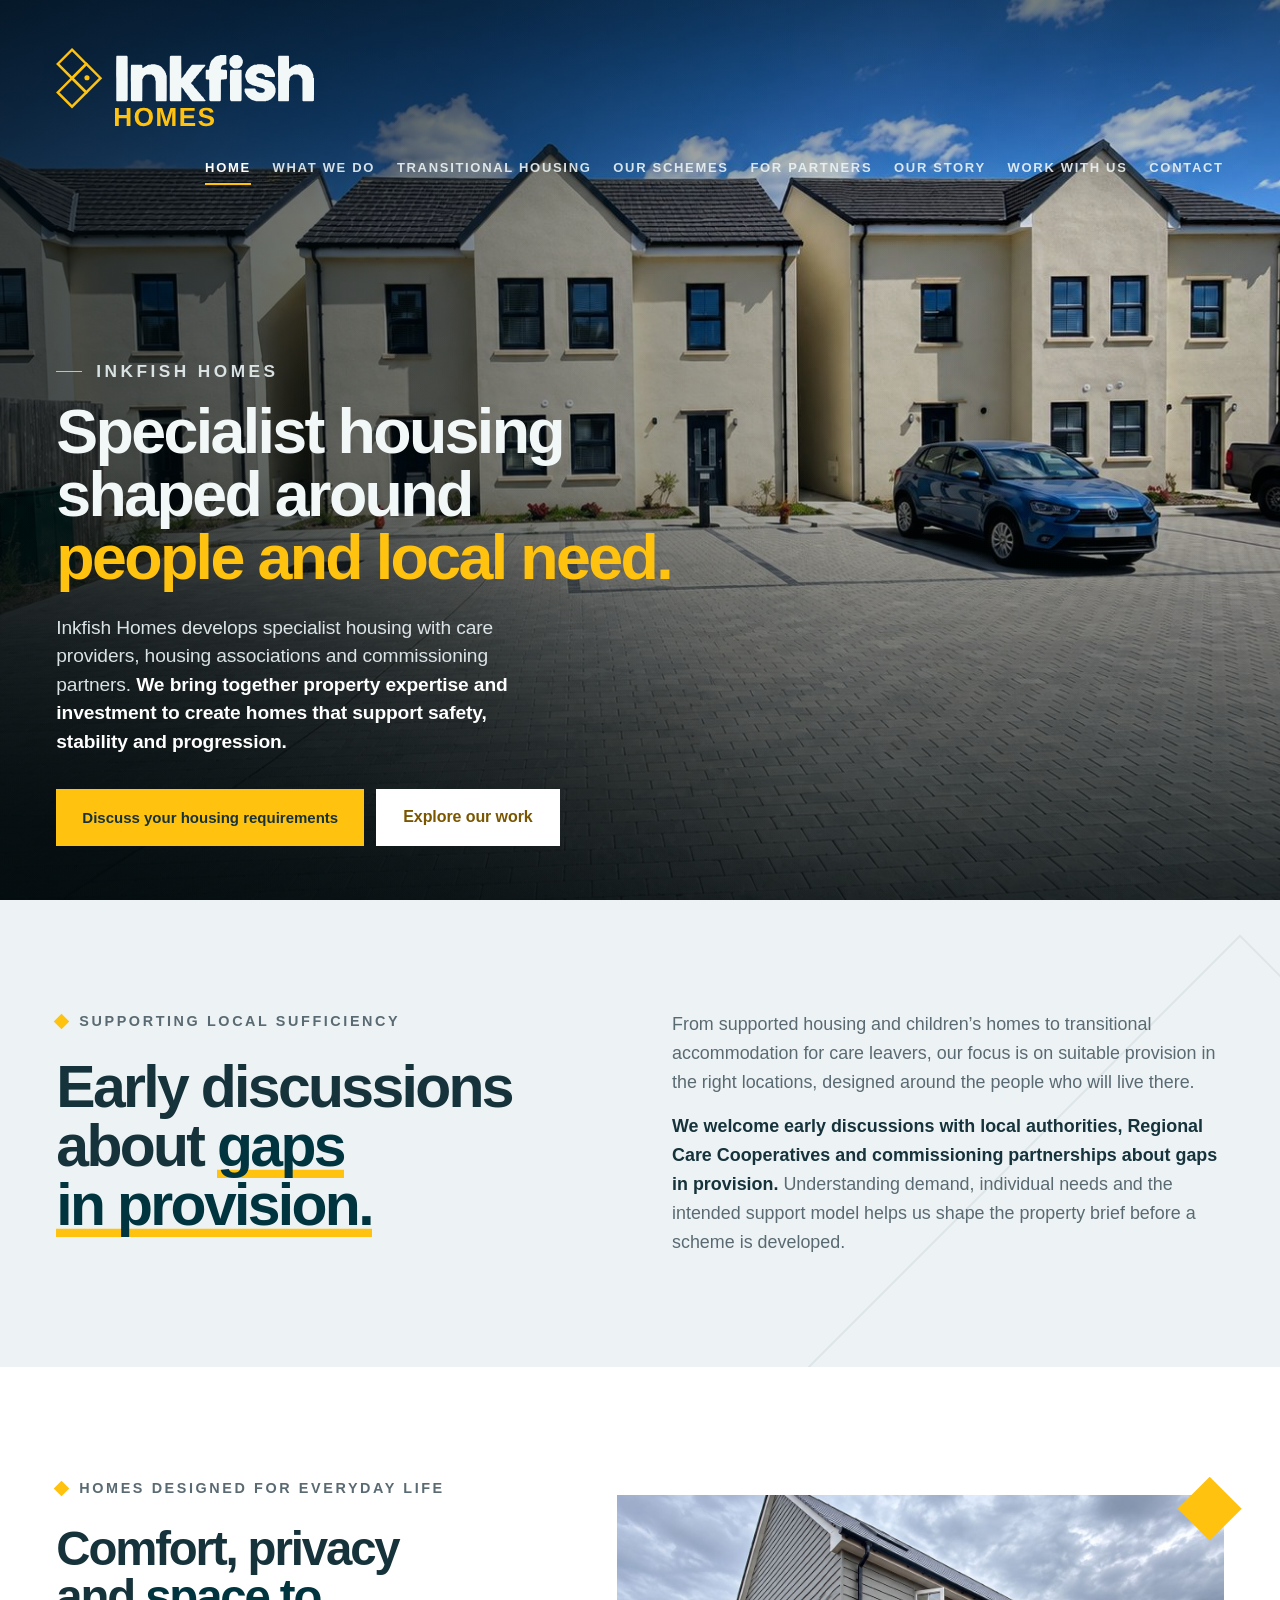
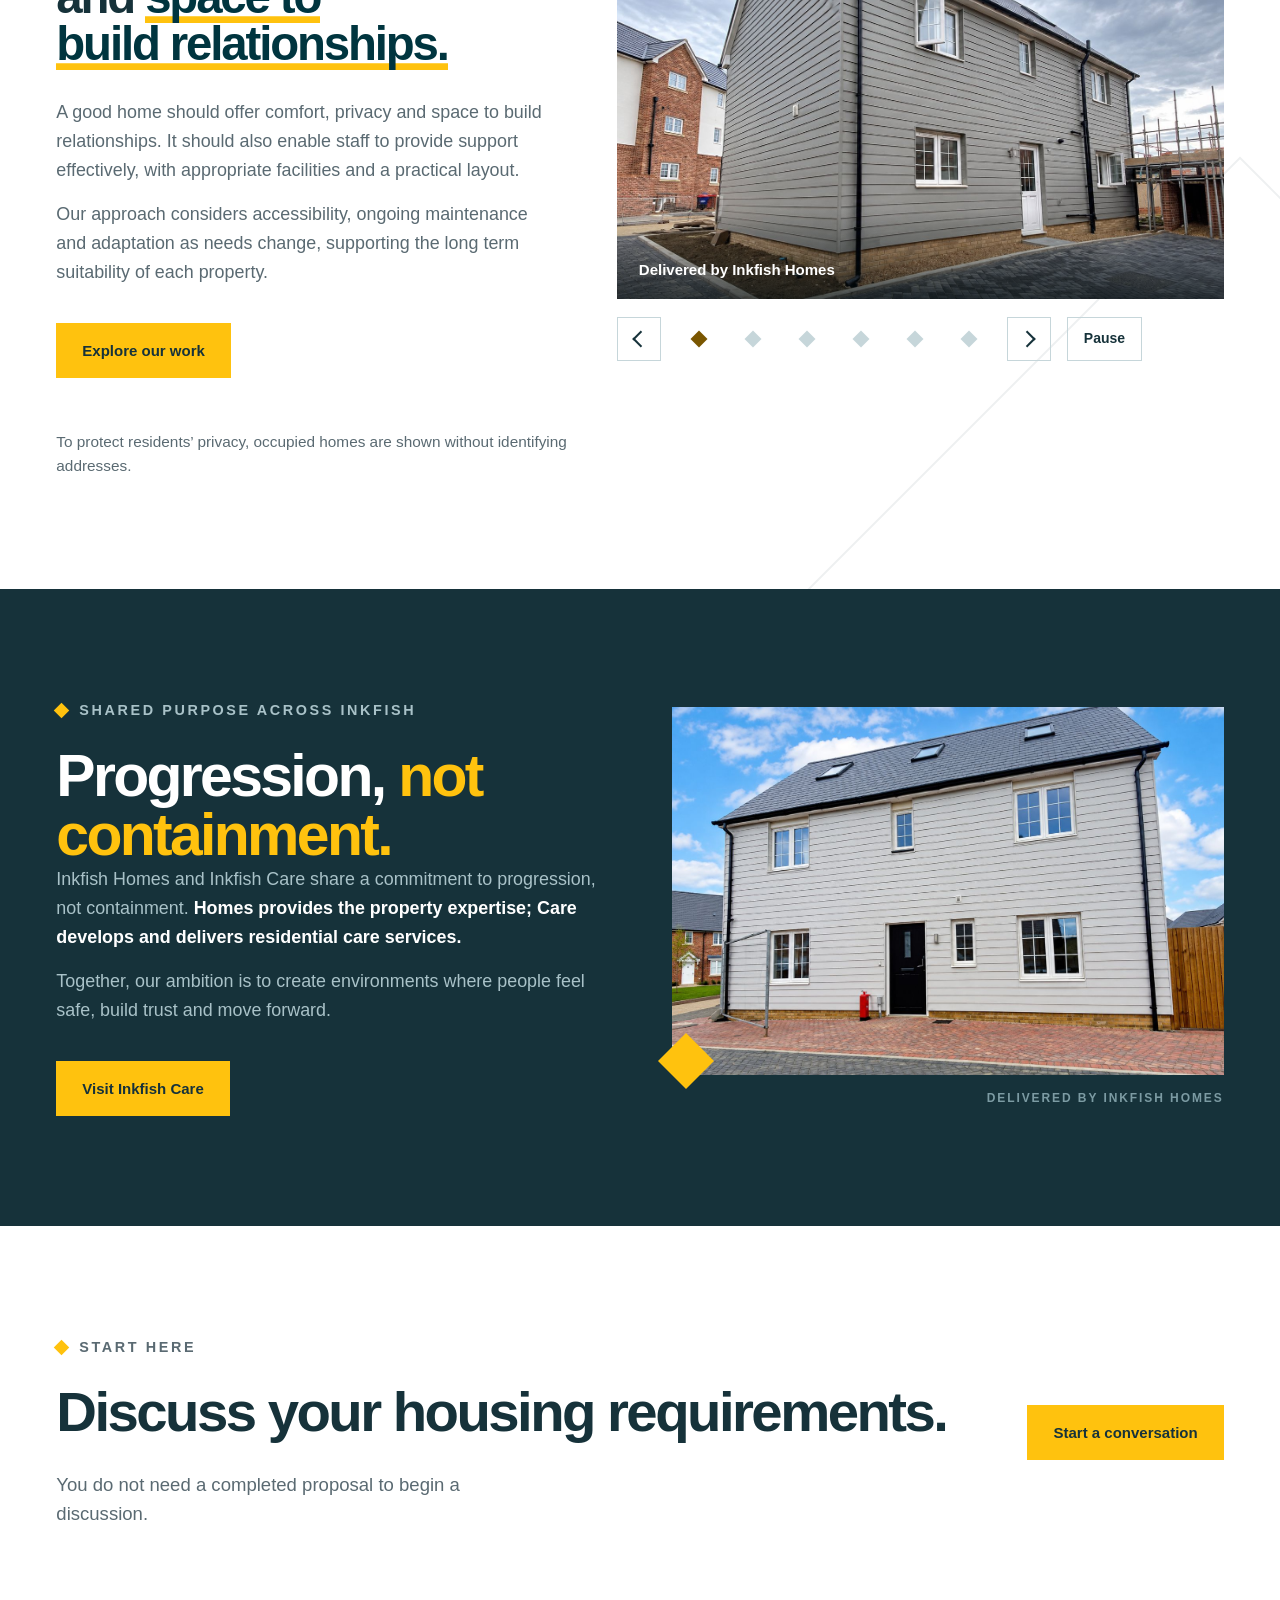
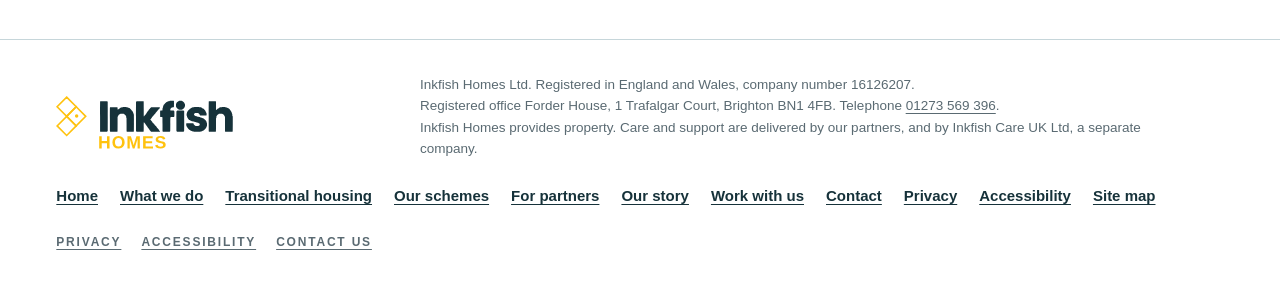
<file: index.html>
<!doctype html>
<html lang="en-GB">
<head>
<meta charset="utf-8">
<meta name="viewport" content="width=device-width,initial-scale=1,viewport-fit=cover">
<title>Inkfish Homes | Specialist housing shaped around people</title>
<meta name="description" content="Inkfish Homes develops specialist housing with care providers, housing associations and commissioning partners.">
<link rel="canonical" href="https://inkfishhomes.com/">
<meta name="theme-color" content="#00353F">
<meta name="robots" content="index,follow">
<meta name="google-site-verification" content="A4tkW2_D_aHU_9fqfCaSyfAiMgVERLGloLYnITOj9ak">
<meta property="og:type" content="website">
<meta property="og:site_name" content="Inkfish Homes">
<meta property="og:locale" content="en_GB">
<meta property="og:title" content="Inkfish Homes | Specialist housing shaped around people">
<meta property="og:description" content="Inkfish Homes develops specialist housing with care providers, housing associations and commissioning partners.">
<meta property="og:url" content="https://inkfishhomes.com/">
<meta name="twitter:card" content="summary">
<meta name="twitter:title" content="Inkfish Homes | Specialist housing shaped around people">
<meta name="twitter:description" content="Inkfish Homes develops specialist housing with care providers, housing associations and commissioning partners.">
<link rel="icon" href="/assets/images/logo-inkfish-mark.svg" type="image/svg+xml">
<link rel="stylesheet" href="/assets/css/style.css">
<script type="application/ld+json">{"@context":"https://schema.org","@graph":[{"@type":"Organization","@id":"https://inkfishhomes.com/#org","name":"Inkfish Homes Ltd","url":"https://inkfishhomes.com/","email":"admin@inkfishhomes.com","telephone":"+441273569396","logo":"https://inkfishhomes.com/assets/images/logo-inkfish-mark.svg","address":{"@type":"PostalAddress","streetAddress":"Forder House, 1 Trafalgar Court","addressLocality":"Brighton","postalCode":"BN1 4FB","addressCountry":"GB"},"identifier":"16126207"},{"@type":"WebSite","@id":"https://inkfishhomes.com/#website","url":"https://inkfishhomes.com/","name":"Inkfish Homes","inLanguage":"en-GB","publisher":{"@id":"https://inkfishhomes.com/#org"}},{"@type":"WebPage","@id":"https://inkfishhomes.com/#webpage","url":"https://inkfishhomes.com/","name":"Inkfish Homes | Specialist housing shaped around people","description":"Inkfish Homes develops specialist housing with care providers, housing associations and commissioning partners.","isPartOf":{"@id":"https://inkfishhomes.com/#website"},"about":{"@id":"https://inkfishhomes.com/#org"},"inLanguage":"en-GB"}]}</script>
</head>
<body>
<a class="skip" href="#content">Skip to content</a>
<div class="site">
<main id="main">
<header class="hhero"><div class="himg" aria-hidden="true"></div><div class="hveil" aria-hidden="true"></div><div class="rail gut on-dark"><a class="lk lk-lg" href="/" aria-label="Inkfish Homes, home"><i class="d" aria-hidden="true"></i><span class="tx" aria-hidden="true"><i class="w w-care"></i><i class="s s-homes"></i></span></a><button class="menu-btn" type="button" aria-expanded="false" aria-controls="site-nav">Menu</button><nav class="nv" id="site-nav" aria-label="Main"><a href="/" aria-current="page">Home</a><a href="/what-we-do/">What we do</a><a href="/transitional-housing/">Transitional housing</a><a href="/our-schemes/">Our schemes</a><a href="/partners/">For partners</a><a href="/our-story/">Our story</a><a href="/work-with-us/">Work with us</a><a href="/contact/">Contact</a></nav></div><div class="hbody gut"><p class="heyeb"><s aria-hidden="true"></s>Inkfish Homes</p><h1 id="content" tabindex="-1">Specialist housing shaped around <u>people and local need.</u></h1><p class="hstate">Inkfish Homes develops specialist housing with care providers, housing associations and commissioning partners. <strong>We bring together property expertise and investment to create homes that support safety, stability and progression.</strong></p><div class="hctas"><a class="a" href="/contact/" data-open="eq-dlg">Discuss your housing requirements</a><a class="b" href="/our-schemes/">Explore our work</a></div></div></header>
<section class="b-sec st"><span class="b-ghost" aria-hidden="true"></span><div class="gut b-2 top"><div><p class="b-eye">Supporting local sufficiency</p><h2 class="b-h">Early discussions about <em>gaps in provision.</em></h2></div><div class="b-body"><p>From supported housing and children’s homes to transitional accommodation for care leavers, our focus is on suitable provision in the right locations, designed around the people who will live there.</p><p><b>We welcome early discussions with local authorities, Regional Care Cooperatives and commissioning partnerships about gaps in provision.</b> Understanding demand, individual needs and the intended support model helps us shape the property brief before a scheme is developed.</p></div></div></section>
<section class="b-sec wh" aria-labelledby="everyday-heading"><span class="b-ghost" aria-hidden="true"></span><div class="gut"><div class="b-cs"><div class="cs-copy"><p class="b-eye">Homes designed for everyday life</p><h2 class="b-h" id="everyday-heading">Comfort, privacy and <em>space to build relationships.</em></h2><div class="b-body"><p>A good home should offer comfort, privacy and space to build relationships. It should also enable staff to provide support effectively, with appropriate facilities and a practical layout.</p><p>Our approach considers accessibility, ongoing maintenance and adaptation as needs change, supporting the long term suitability of each property.</p></div><a class="b-btn" href="/our-schemes/">Explore our work</a></div><div class="cs" role="region" aria-roledescription="carousel" aria-label="Homes delivered by Inkfish"><p class="cs-live vh" aria-live="polite"></p><div class="cs-stage"><figure class="cs-slide on" aria-hidden="false"><img src="/assets/images/photo-11.jpg" alt="A new build house with grey weatherboard cladding" width="1200" height="800"><figcaption><span>Delivered by Inkfish Homes</span></figcaption></figure><figure class="cs-slide" hidden aria-hidden="true"><img src="/assets/images/photo-12.jpg" alt="A single storey home with a member of the Inkfish team outside" width="1200" height="800" loading="lazy"><figcaption><span>Delivered by Inkfish Homes</span></figcaption></figure><figure class="cs-slide" hidden aria-hidden="true"><img src="/assets/images/photo-10.jpg" alt="A detached house with pale cladding and a black front door" width="1200" height="800" loading="lazy"><figcaption><span>Delivered by Inkfish Homes</span></figcaption></figure><figure class="cs-slide" hidden aria-hidden="true"><img src="/assets/images/photo-13.jpg" alt="A three storey brick house with dormer windows" width="1200" height="800" loading="lazy"><figcaption><span>Delivered by Inkfish Homes</span></figcaption></figure><figure class="cs-slide" hidden aria-hidden="true"><img src="/assets/images/photo-09.jpg" alt="A row of newly built houses around a shared parking court" width="1200" height="800" loading="lazy"><figcaption><span>Delivered by Inkfish Homes</span></figcaption></figure><figure class="cs-slide" hidden aria-hidden="true"><img src="/assets/images/photo-14.jpg" alt="A private rear garden with a lawn, patio and fencing" width="1200" height="800" loading="lazy"><figcaption><span>Delivered by Inkfish Homes</span></figcaption></figure></div><div class="cs-ctl"><button type="button" class="cs-prev" aria-label="Previous image"></button><div class="cs-dots"><button type="button" aria-label="Show image 1 of 6" aria-current="true"></button><button type="button" aria-label="Show image 2 of 6"></button><button type="button" aria-label="Show image 3 of 6"></button><button type="button" aria-label="Show image 4 of 6"></button><button type="button" aria-label="Show image 5 of 6"></button><button type="button" aria-label="Show image 6 of 6"></button></div><button type="button" class="cs-next" aria-label="Next image"></button><button type="button" class="cs-pause" aria-pressed="false">Pause</button></div></div></div><p class="b-note">To protect residents’ privacy, occupied homes are shown without identifying addresses.</p></div></section>
<section class="b-sec de"><div class="gut b-2"><div><p class="b-eye">Shared purpose across Inkfish</p><h2 class="b-h">Progression, <em>not containment.</em></h2><div class="b-body"><p>Inkfish Homes and Inkfish Care share a commitment to progression, not containment. <b>Homes provides the property expertise; Care develops and delivers residential care services.</b></p><p>Together, our ambition is to create environments where people feel safe, build trust and move forward.</p></div><a class="b-btn" href="https://www.inkfishcare.com" rel="noopener noreferrer">Visit Inkfish Care</a></div><div><div class="b-rimg th2" role="img" aria-label="A detached house with pale cladding and a black front door"></div><p class="b-cap">Delivered by Inkfish Homes</p></div></div></section>
<section class="b-sec wh"><div class="gut b-cta"><div><p class="b-eye">Start here</p><h2 class="b-h">Discuss your housing requirements.</h2><p class="b-lead">You do not need a completed proposal to begin a discussion.</p></div><a class="b-btn" href="/contact/" data-open="eq-dlg">Start a conversation</a></div></section>
</main>
<footer class="ft"><div class="ft-in gut"><div class="ft-brand"><a class="lk lk-sm" href="/" aria-label="Inkfish Homes, home"><i class="d" aria-hidden="true"></i><span class="tx" aria-hidden="true"><i class="w w-care"></i><i class="s s-homes"></i></span></a></div><div class="ft-legal"><p>Inkfish Homes Ltd. Registered in England and Wales, company number 16126207.<br>Registered office Forder House, 1 Trafalgar Court, Brighton BN1 4FB. Telephone <a href="tel:+441273569396">01273 569 396</a>.<br>Inkfish Homes provides property. Care and support are delivered by our partners, and by Inkfish Care UK Ltd, a separate company.</p></div><nav class="ft-nav" aria-label="Footer"><ul><li><a href="/" aria-current="page">Home</a></li><li><a href="/what-we-do/">What we do</a></li><li><a href="/transitional-housing/">Transitional housing</a></li><li><a href="/our-schemes/">Our schemes</a></li><li><a href="/partners/">For partners</a></li><li><a href="/our-story/">Our story</a></li><li><a href="/work-with-us/">Work with us</a></li><li><a href="/contact/">Contact</a></li><li><a href="/privacy/">Privacy</a></li><li><a href="/accessibility/">Accessibility</a></li><li><a href="/site-map/">Site map</a></li></ul></nav><div class="ft-links"><a href="/privacy/">Privacy</a><a href="/accessibility/">Accessibility</a><a href="/contact/">Contact us</a></div></div></footer>
</div>
<dialog class="ln-dlg cp-dlg" id="eq-dlg" aria-labelledby="eq-title"><button type="button" class="ln-x" data-close aria-label="Close"></button><form class="cp" id="eq-form" action="mailto:admin@inkfishhomes.com" method="post" enctype="text/plain" data-form="homes" novalidate><p class="b-eye">Inkfish Homes</p><h2 class="cp-h" id="eq-title">Start a conversation.</h2><p class="rf-warn">Tell us what you are trying to solve. You do not need a completed proposal to begin a discussion.</p><fieldset class="rf-set"><legend>About you</legend><div class="cp-grid"><label>Your name<input id="name" name="name" type="text" autocomplete="name" required></label><label>Job title<input id="title" name="title" type="text" autocomplete="organization-title"></label><label class="wide">Organisation<input id="org" name="org" type="text" autocomplete="organization" required></label><label>Email<input id="email" name="email" type="email" autocomplete="email" inputmode="email" required></label><label>Telephone<input id="tel" name="tel" type="tel" autocomplete="tel" inputmode="tel"></label><label class="wide">You are a<select id="role" name="role" required><option value="" selected>Please choose</option><option>Local authority</option><option>Regional Care Cooperative or commissioning partnership</option><option>Housing association or registered provider</option><option>Care or support provider</option><option>Landowner, agent or developer</option><option>Contractor or consultant</option><option>Something else</option></select></label></div></fieldset><fieldset class="rf-set"><legend>What it is about</legend><div class="cp-grid"><label class="wide">This is about<select id="about" name="about" required><option value="" selected>Please choose</option><option>A site or a building</option><option>A scheme we could develop together</option><option>Transitional housing for care leavers</option><option>A service I want to open</option><option>Working with Inkfish Homes</option><option>Something else</option></select></label><label>Location, if you have one<input id="where" name="where" type="text" maxlength="120"></label><label>Timescale<select id="when" name="when"><option value="" selected>Please choose</option><option>As soon as possible</option><option>Within six months</option><option>Within a year</option><option>Longer term</option><option>Not sure yet</option></select></label></div><label class="wide rf-text">Tell us more<textarea id="message" name="message" rows="5" maxlength="1500" required></textarea></label></fieldset><label class="cp-check"><input id="consent" name="consent" type="checkbox" required><span>I am happy for Inkfish Homes to contact me about this enquiry.</span></label><button type="submit" class="b-btn">Send</button><p class="cp-small">Please do not include identifying information about children or other prospective residents in your initial enquiry. Where necessary, we will agree a secure route for sharing further information.</p><p class="cp-small">Inkfish Homes Ltd uses these details only to answer your enquiry. <a href="/privacy/">Read our privacy notice</a> for how long we keep them and your rights. We aim to reply within two working days. If the form cannot be sent from here, your email app opens with the message ready. If it does not open, email <a href="mailto:admin@inkfishhomes.com">admin@inkfishhomes.com</a>.</p></form><div class="cp-done" hidden><h2 class="cp-h">Thank you.</h2><p class="done-sent">We have your message and a person will read it. We aim to reply within two working days.</p><p class="done-mail">Your email app should have opened with your message ready to send. Press send and we will reply within two working days. If nothing opened, email <a href="mailto:admin@inkfishhomes.com">admin@inkfishhomes.com</a>.</p></div></dialog>
<script src="/assets/js/main.js"></script>
</body>
</html>
</file>
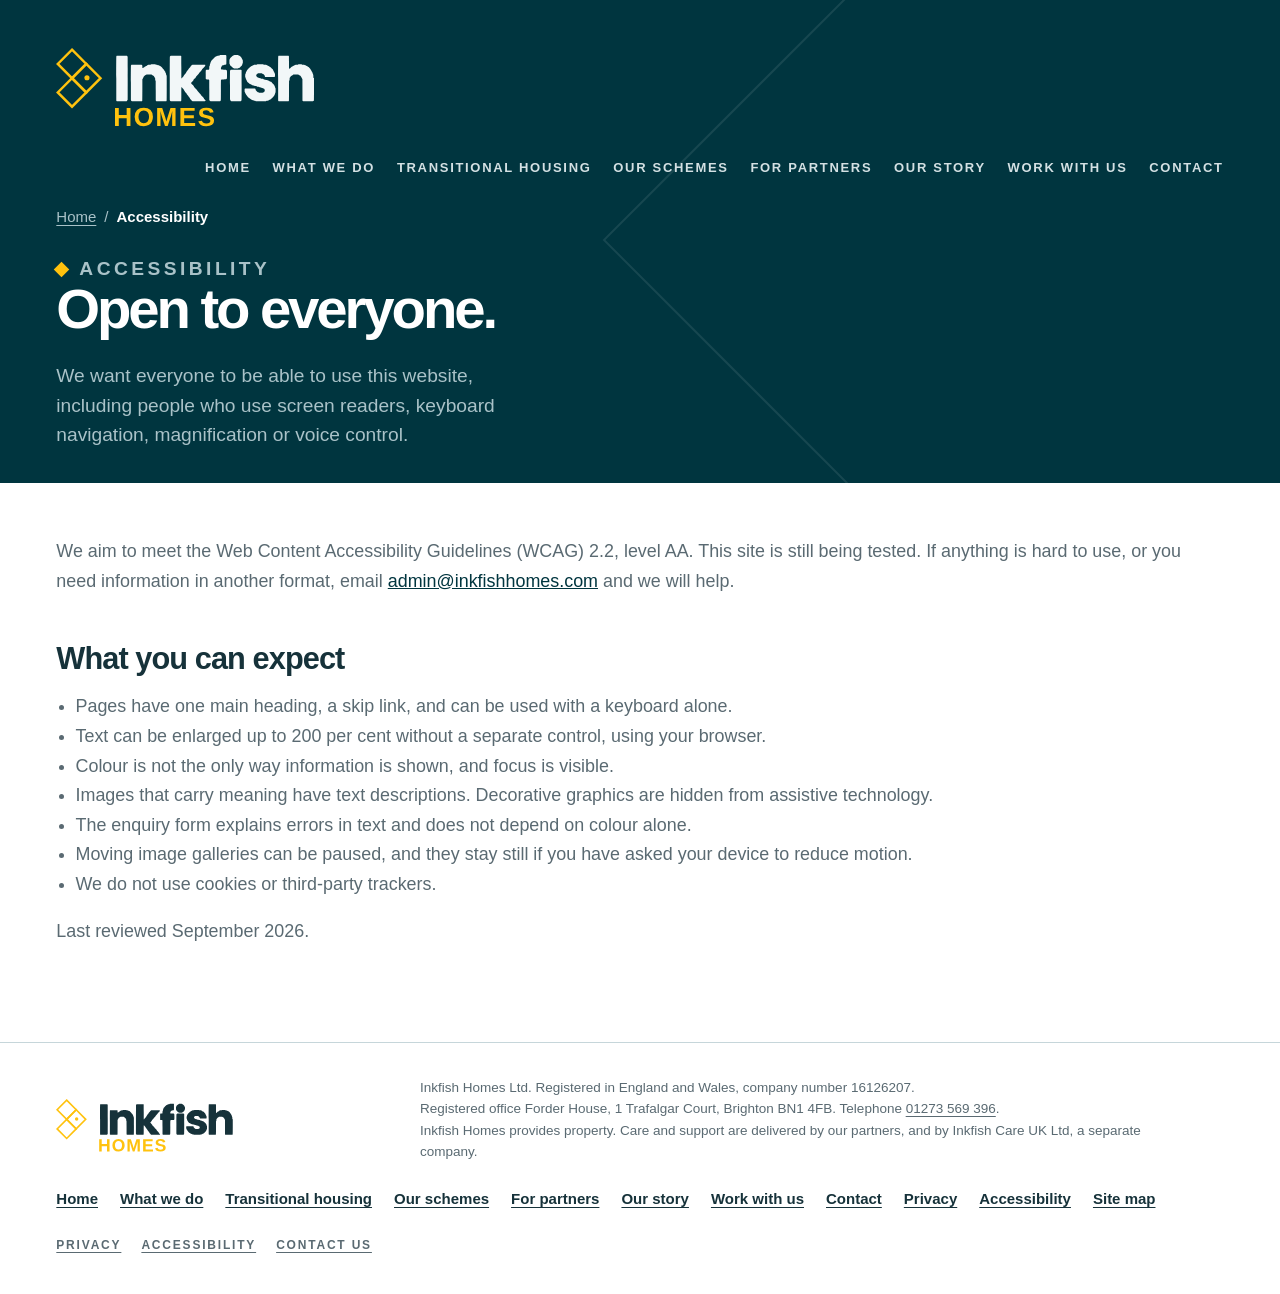
<file: accessibility/index.html>
<!doctype html>
<html lang="en-GB">
<head>
<meta charset="utf-8">
<meta name="viewport" content="width=device-width,initial-scale=1,viewport-fit=cover">
<title>Accessibility | Inkfish Homes</title>
<meta name="description" content="How the Inkfish Homes website is built for WCAG 2.2 level AA, and how to ask for information in another format.">
<link rel="canonical" href="https://inkfishhomes.com/accessibility/">
<meta name="theme-color" content="#00353F">
<meta name="robots" content="index,follow">
<meta name="google-site-verification" content="A4tkW2_D_aHU_9fqfCaSyfAiMgVERLGloLYnITOj9ak">
<meta property="og:type" content="website">
<meta property="og:site_name" content="Inkfish Homes">
<meta property="og:locale" content="en_GB">
<meta property="og:title" content="Accessibility | Inkfish Homes">
<meta property="og:description" content="How the Inkfish Homes website is built for WCAG 2.2 level AA, and how to ask for information in another format.">
<meta property="og:url" content="https://inkfishhomes.com/accessibility/">
<meta name="twitter:card" content="summary">
<meta name="twitter:title" content="Accessibility | Inkfish Homes">
<meta name="twitter:description" content="How the Inkfish Homes website is built for WCAG 2.2 level AA, and how to ask for information in another format.">
<link rel="icon" href="/assets/images/logo-inkfish-mark.svg" type="image/svg+xml">
<link rel="stylesheet" href="/assets/css/style.css">
<script type="application/ld+json">{"@context":"https://schema.org","@graph":[{"@type":"Organization","@id":"https://inkfishhomes.com/#org","name":"Inkfish Homes Ltd","url":"https://inkfishhomes.com/","email":"admin@inkfishhomes.com","telephone":"+441273569396","logo":"https://inkfishhomes.com/assets/images/logo-inkfish-mark.svg","address":{"@type":"PostalAddress","streetAddress":"Forder House, 1 Trafalgar Court","addressLocality":"Brighton","postalCode":"BN1 4FB","addressCountry":"GB"},"identifier":"16126207"},{"@type":"WebSite","@id":"https://inkfishhomes.com/#website","url":"https://inkfishhomes.com/","name":"Inkfish Homes","inLanguage":"en-GB","publisher":{"@id":"https://inkfishhomes.com/#org"}},{"@type":"WebPage","@id":"https://inkfishhomes.com/accessibility/#webpage","url":"https://inkfishhomes.com/accessibility/","name":"Accessibility | Inkfish Homes","description":"How the Inkfish Homes website is built for WCAG 2.2 level AA, and how to ask for information in another format.","isPartOf":{"@id":"https://inkfishhomes.com/#website"},"about":{"@id":"https://inkfishhomes.com/#org"},"inLanguage":"en-GB"},{"@type":"BreadcrumbList","itemListElement":[{"@type":"ListItem","position":1,"name":"Home","item":"https://inkfishhomes.com/"},{"@type":"ListItem","position":2,"name":"Accessibility","item":"https://inkfishhomes.com/accessibility/"}]}]}</script>
</head>
<body>
<a class="skip" href="#content">Skip to content</a>
<div class="site">
<main id="main">
<header class="b-head doc"><span class="b-ghost ghost-head" aria-hidden="true"></span><div class="rail gut on-dark"><a class="lk lk-lg" href="/" aria-label="Inkfish Homes, home"><i class="d" aria-hidden="true"></i><span class="tx" aria-hidden="true"><i class="w w-care"></i><i class="s s-homes"></i></span></a><button class="menu-btn" type="button" aria-expanded="false" aria-controls="site-nav">Menu</button><nav class="nv" id="site-nav" aria-label="Main"><a href="/">Home</a><a href="/what-we-do/">What we do</a><a href="/transitional-housing/">Transitional housing</a><a href="/our-schemes/">Our schemes</a><a href="/partners/">For partners</a><a href="/our-story/">Our story</a><a href="/work-with-us/">Work with us</a><a href="/contact/">Contact</a></nav></div><div class="gut"><div class="hwrap solo"><div><nav class="crumbs" aria-label="Breadcrumb"><ol><li><a href="/">Home</a></li><li><a href="/accessibility/" aria-current="page">Accessibility</a></li></ol></nav><p class="b-eye">Accessibility</p><h1 id="content" tabindex="-1">Open to everyone.</h1><p>We want everyone to be able to use this website, including people who use screen readers, keyboard navigation, magnification or voice control.</p></div></div></div></header>
<section class="b-sec wh doc-body"><div class="gut b-prose"><p>We aim to meet the Web Content Accessibility Guidelines (WCAG) 2.2, level AA. This site is still being tested. If anything is hard to use, or you need information in another format, email <a href="mailto:admin@inkfishhomes.com">admin@inkfishhomes.com</a> and we will help.</p><h2>What you can expect</h2><ul><li>Pages have one main heading, a skip link, and can be used with a keyboard alone.</li><li>Text can be enlarged up to 200 per cent without a separate control, using your browser.</li><li>Colour is not the only way information is shown, and focus is visible.</li><li>Images that carry meaning have text descriptions. Decorative graphics are hidden from assistive technology.</li><li>The enquiry form explains errors in text and does not depend on colour alone.</li><li>Moving image galleries can be paused, and they stay still if you have asked your device to reduce motion.</li><li>We do not use cookies or third-party trackers.</li></ul><p>Last reviewed September 2026.</p></div></section>
</main>
<footer class="ft"><div class="ft-in gut"><div class="ft-brand"><a class="lk lk-sm" href="/" aria-label="Inkfish Homes, home"><i class="d" aria-hidden="true"></i><span class="tx" aria-hidden="true"><i class="w w-care"></i><i class="s s-homes"></i></span></a></div><div class="ft-legal"><p>Inkfish Homes Ltd. Registered in England and Wales, company number 16126207.<br>Registered office Forder House, 1 Trafalgar Court, Brighton BN1 4FB. Telephone <a href="tel:+441273569396">01273 569 396</a>.<br>Inkfish Homes provides property. Care and support are delivered by our partners, and by Inkfish Care UK Ltd, a separate company.</p></div><nav class="ft-nav" aria-label="Footer"><ul><li><a href="/">Home</a></li><li><a href="/what-we-do/">What we do</a></li><li><a href="/transitional-housing/">Transitional housing</a></li><li><a href="/our-schemes/">Our schemes</a></li><li><a href="/partners/">For partners</a></li><li><a href="/our-story/">Our story</a></li><li><a href="/work-with-us/">Work with us</a></li><li><a href="/contact/">Contact</a></li><li><a href="/privacy/">Privacy</a></li><li><a href="/accessibility/" aria-current="page">Accessibility</a></li><li><a href="/site-map/">Site map</a></li></ul></nav><div class="ft-links"><a href="/privacy/">Privacy</a><a href="/accessibility/">Accessibility</a><a href="/contact/">Contact us</a></div></div></footer>
</div>

<script src="/assets/js/main.js"></script>
</body>
</html>
</file>
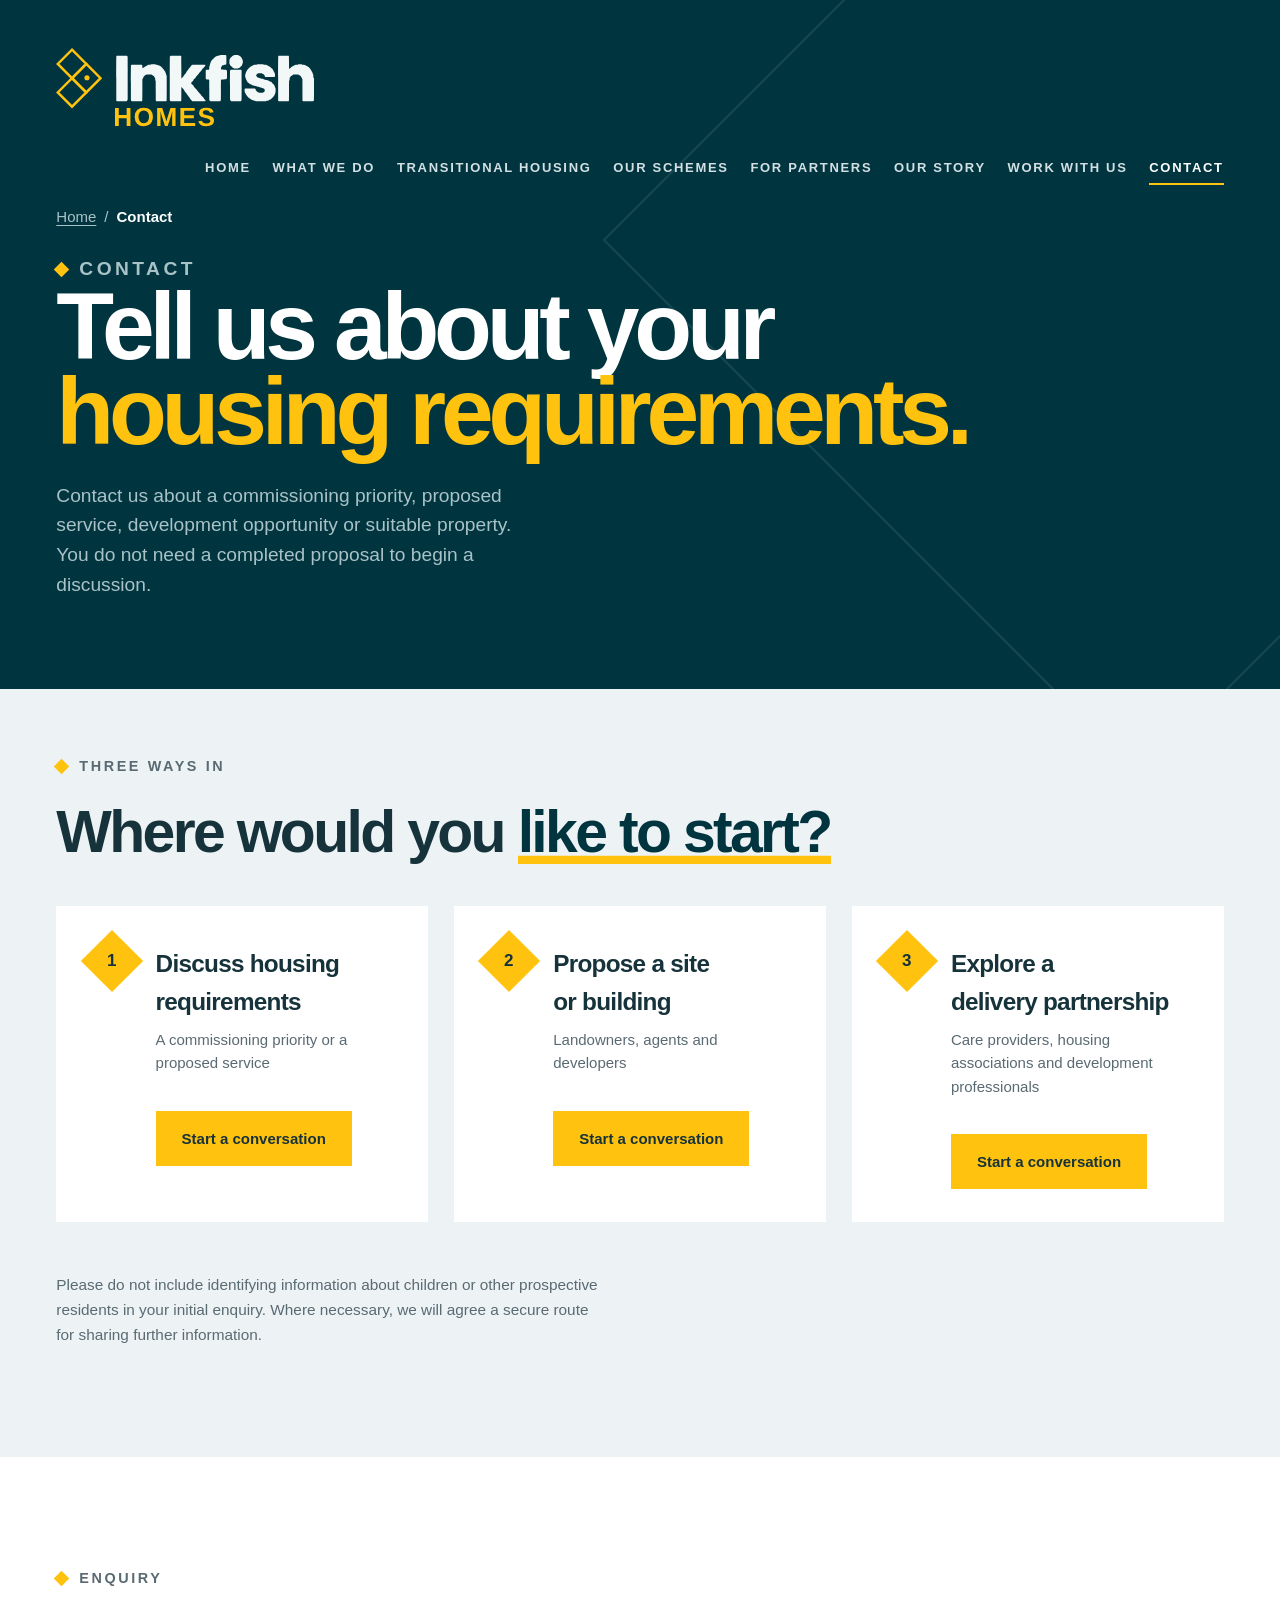
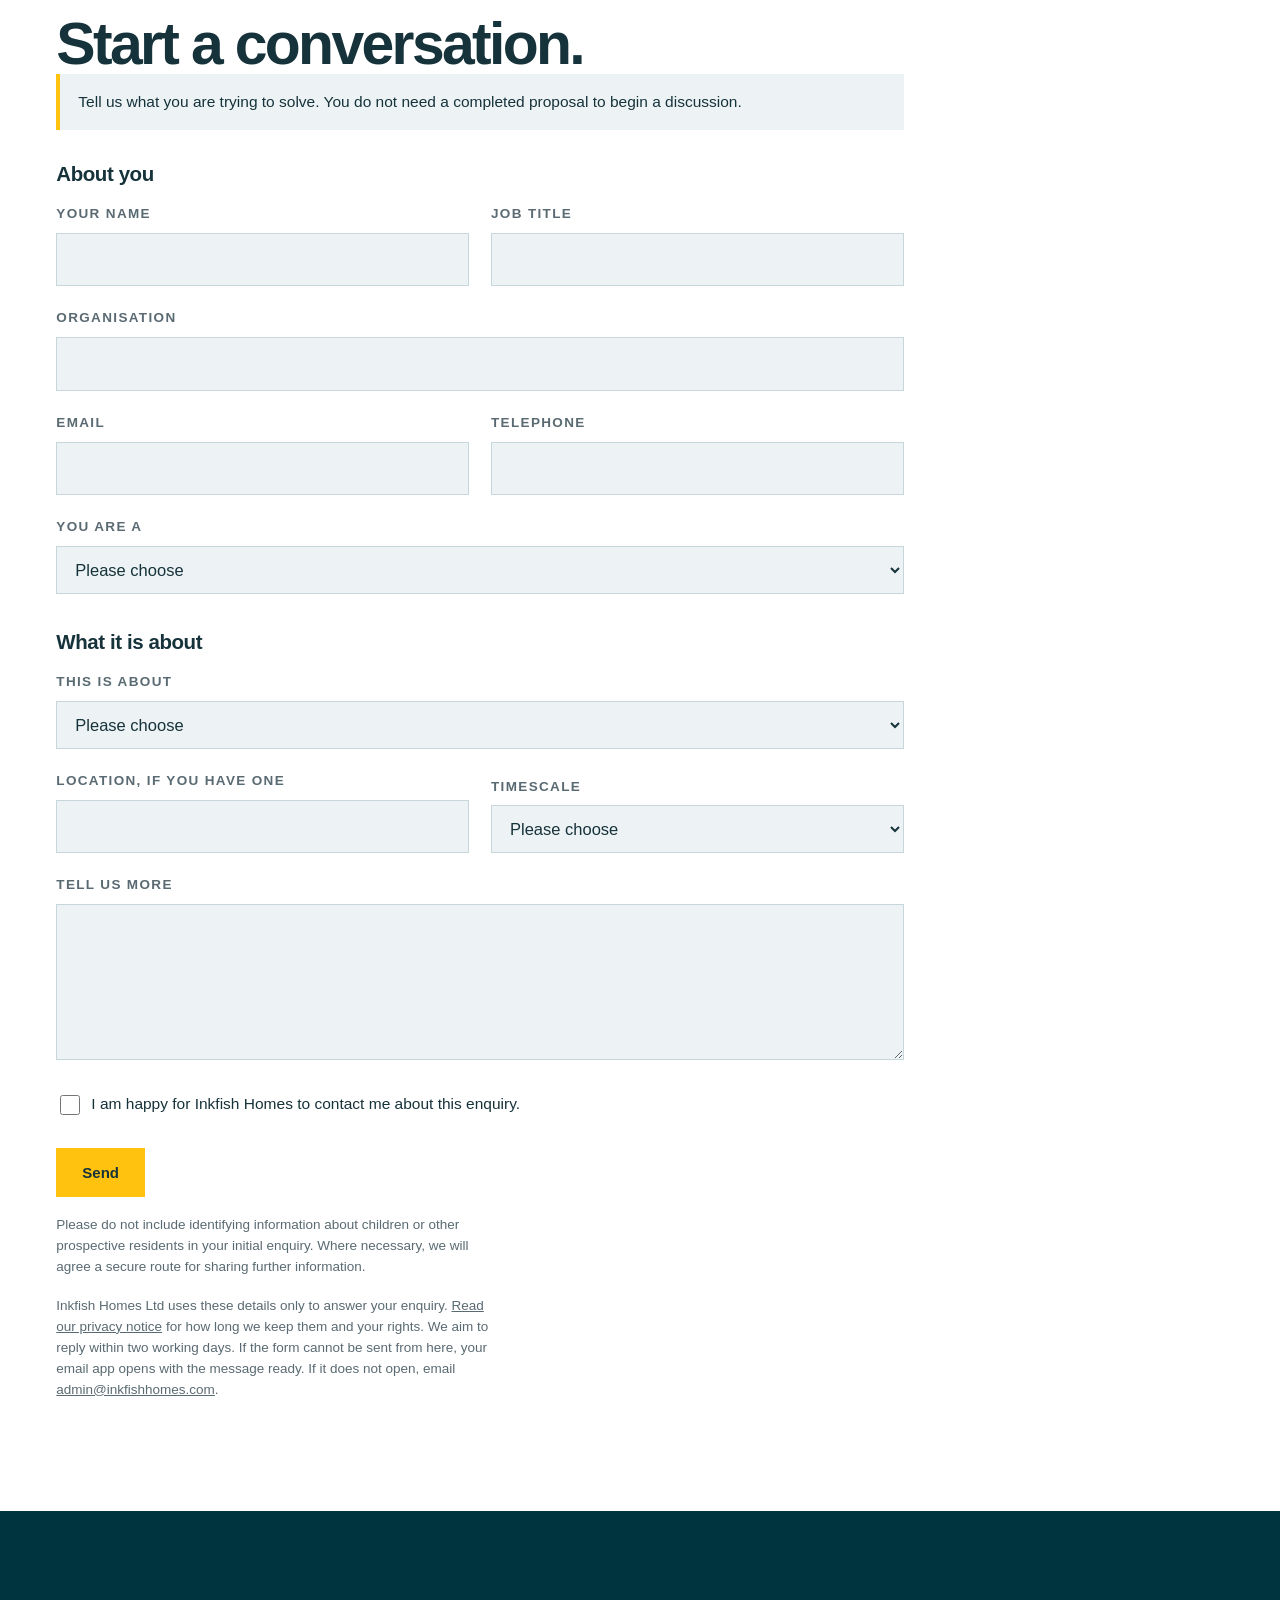
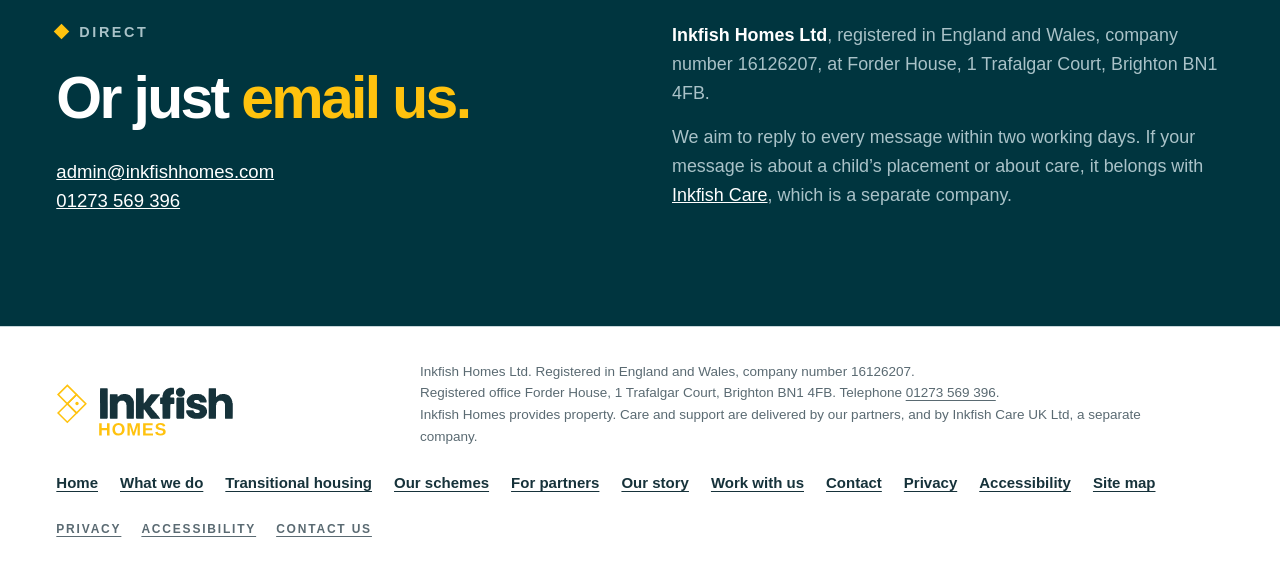
<file: contact/index.html>
<!doctype html>
<html lang="en-GB">
<head>
<meta charset="utf-8">
<meta name="viewport" content="width=device-width,initial-scale=1,viewport-fit=cover">
<title>Contact Inkfish Homes</title>
<meta name="description" content="Contact Inkfish Homes about a commissioning priority, a proposed service, a development opportunity or a suitable property.">
<link rel="canonical" href="https://inkfishhomes.com/contact/">
<meta name="theme-color" content="#00353F">
<meta name="robots" content="index,follow">
<meta name="google-site-verification" content="A4tkW2_D_aHU_9fqfCaSyfAiMgVERLGloLYnITOj9ak">
<meta property="og:type" content="website">
<meta property="og:site_name" content="Inkfish Homes">
<meta property="og:locale" content="en_GB">
<meta property="og:title" content="Contact Inkfish Homes">
<meta property="og:description" content="Contact Inkfish Homes about a commissioning priority, a proposed service, a development opportunity or a suitable property.">
<meta property="og:url" content="https://inkfishhomes.com/contact/">
<meta name="twitter:card" content="summary">
<meta name="twitter:title" content="Contact Inkfish Homes">
<meta name="twitter:description" content="Contact Inkfish Homes about a commissioning priority, a proposed service, a development opportunity or a suitable property.">
<link rel="icon" href="/assets/images/logo-inkfish-mark.svg" type="image/svg+xml">
<link rel="stylesheet" href="/assets/css/style.css">
<script type="application/ld+json">{"@context":"https://schema.org","@graph":[{"@type":"Organization","@id":"https://inkfishhomes.com/#org","name":"Inkfish Homes Ltd","url":"https://inkfishhomes.com/","email":"admin@inkfishhomes.com","telephone":"+441273569396","logo":"https://inkfishhomes.com/assets/images/logo-inkfish-mark.svg","address":{"@type":"PostalAddress","streetAddress":"Forder House, 1 Trafalgar Court","addressLocality":"Brighton","postalCode":"BN1 4FB","addressCountry":"GB"},"identifier":"16126207"},{"@type":"WebSite","@id":"https://inkfishhomes.com/#website","url":"https://inkfishhomes.com/","name":"Inkfish Homes","inLanguage":"en-GB","publisher":{"@id":"https://inkfishhomes.com/#org"}},{"@type":"WebPage","@id":"https://inkfishhomes.com/contact/#webpage","url":"https://inkfishhomes.com/contact/","name":"Contact Inkfish Homes","description":"Contact Inkfish Homes about a commissioning priority, a proposed service, a development opportunity or a suitable property.","isPartOf":{"@id":"https://inkfishhomes.com/#website"},"about":{"@id":"https://inkfishhomes.com/#org"},"inLanguage":"en-GB"},{"@type":"BreadcrumbList","itemListElement":[{"@type":"ListItem","position":1,"name":"Home","item":"https://inkfishhomes.com/"},{"@type":"ListItem","position":2,"name":"Contact","item":"https://inkfishhomes.com/contact/"}]}]}</script>
</head>
<body>
<a class="skip" href="#content">Skip to content</a>
<div class="site">
<main id="main">
<header class="b-head"><span class="b-ghost ghost-head" aria-hidden="true"></span><div class="rail gut on-dark"><a class="lk lk-lg" href="/" aria-label="Inkfish Homes, home"><i class="d" aria-hidden="true"></i><span class="tx" aria-hidden="true"><i class="w w-care"></i><i class="s s-homes"></i></span></a><button class="menu-btn" type="button" aria-expanded="false" aria-controls="site-nav">Menu</button><nav class="nv" id="site-nav" aria-label="Main"><a href="/">Home</a><a href="/what-we-do/">What we do</a><a href="/transitional-housing/">Transitional housing</a><a href="/our-schemes/">Our schemes</a><a href="/partners/">For partners</a><a href="/our-story/">Our story</a><a href="/work-with-us/">Work with us</a><a href="/contact/" aria-current="page">Contact</a></nav></div><div class="gut"><div class="hwrap solo"><div><nav class="crumbs" aria-label="Breadcrumb"><ol><li><a href="/">Home</a></li><li><a href="/contact/" aria-current="page">Contact</a></li></ol></nav><p class="b-eye">Contact</p><h1 id="content" tabindex="-1">Tell us about your <em>housing requirements.</em></h1><p>Contact us about a commissioning priority, proposed service, development opportunity or suitable property. You do not need a completed proposal to begin a discussion.</p></div></div></div></header>
<section class="b-sec st"><div class="gut"><p class="b-eye">Three ways in</p><h2 class="b-h">Where would you <em>like to start?</em></h2><div class="b-hire three"><div><span class="b-badge" aria-hidden="true"><b>1</b></span><div><h3>Discuss housing requirements</h3><p>A commissioning priority or a proposed service</p><a class="b-btn" href="#enquiry">Start a conversation</a></div></div><div><span class="b-badge" aria-hidden="true"><b>2</b></span><div><h3>Propose a site or building</h3><p>Landowners, agents and developers</p><a class="b-btn" href="#enquiry">Start a conversation</a></div></div><div><span class="b-badge" aria-hidden="true"><b>3</b></span><div><h3>Explore a delivery partnership</h3><p>Care providers, housing associations and development professionals</p><a class="b-btn" href="#enquiry">Start a conversation</a></div></div></div><p class="b-note">Please do not include identifying information about children or other prospective residents in your initial enquiry. Where necessary, we will agree a secure route for sharing further information.</p></div></section>
<section class="b-sec wh" id="enquiry"><div class="gut enquiry-wrap"><p class="b-eye">Enquiry</p><h2 class="b-h">Start a conversation.</h2><form class="cp" id="eq-form" action="mailto:admin@inkfishhomes.com" method="post" enctype="text/plain" data-form="homes" novalidate><p class="rf-warn">Tell us what you are trying to solve. You do not need a completed proposal to begin a discussion.</p><fieldset class="rf-set"><legend>About you</legend><div class="cp-grid"><label>Your name<input id="name" name="name" type="text" autocomplete="name" required></label><label>Job title<input id="title" name="title" type="text" autocomplete="organization-title"></label><label class="wide">Organisation<input id="org" name="org" type="text" autocomplete="organization" required></label><label>Email<input id="email" name="email" type="email" autocomplete="email" inputmode="email" required></label><label>Telephone<input id="tel" name="tel" type="tel" autocomplete="tel" inputmode="tel"></label><label class="wide">You are a<select id="role" name="role" required><option value="" selected>Please choose</option><option>Local authority</option><option>Regional Care Cooperative or commissioning partnership</option><option>Housing association or registered provider</option><option>Care or support provider</option><option>Landowner, agent or developer</option><option>Contractor or consultant</option><option>Something else</option></select></label></div></fieldset><fieldset class="rf-set"><legend>What it is about</legend><div class="cp-grid"><label class="wide">This is about<select id="about" name="about" required><option value="" selected>Please choose</option><option>A site or a building</option><option>A scheme we could develop together</option><option>Transitional housing for care leavers</option><option>A service I want to open</option><option>Working with Inkfish Homes</option><option>Something else</option></select></label><label>Location, if you have one<input id="where" name="where" type="text" maxlength="120"></label><label>Timescale<select id="when" name="when"><option value="" selected>Please choose</option><option>As soon as possible</option><option>Within six months</option><option>Within a year</option><option>Longer term</option><option>Not sure yet</option></select></label></div><label class="wide rf-text">Tell us more<textarea id="message" name="message" rows="5" maxlength="1500" required></textarea></label></fieldset><label class="cp-check"><input id="consent" name="consent" type="checkbox" required><span>I am happy for Inkfish Homes to contact me about this enquiry.</span></label><button type="submit" class="b-btn">Send</button><p class="cp-small">Please do not include identifying information about children or other prospective residents in your initial enquiry. Where necessary, we will agree a secure route for sharing further information.</p><p class="cp-small">Inkfish Homes Ltd uses these details only to answer your enquiry. <a href="/privacy/">Read our privacy notice</a> for how long we keep them and your rights. We aim to reply within two working days. If the form cannot be sent from here, your email app opens with the message ready. If it does not open, email <a href="mailto:admin@inkfishhomes.com">admin@inkfishhomes.com</a>.</p></form><div class="cp-done" hidden><h2 class="cp-h">Thank you.</h2><p class="done-sent">We have your message and a person will read it. We aim to reply within two working days.</p><p class="done-mail">Your email app should have opened with your message ready to send. Press send and we will reply within two working days. If nothing opened, email <a href="mailto:admin@inkfishhomes.com">admin@inkfishhomes.com</a>.</p></div></div></section>
<section class="b-sec te"><div class="gut b-2 top"><div><p class="b-eye">Direct</p><h2 class="b-h">Or just <em>email us.</em></h2><p class="b-lead"><a href="mailto:admin@inkfishhomes.com">admin@inkfishhomes.com</a><br><a href="tel:+441273569396">01273 569 396</a></p></div><div class="b-body"><p><b>Inkfish Homes Ltd</b>, registered in England and Wales, company number 16126207, at Forder House, 1 Trafalgar Court, Brighton BN1 4FB.</p><p>We aim to reply to every message within two working days. If your message is about a child’s placement or about care, it belongs with <a href="https://www.inkfishcare.com" rel="noopener noreferrer">Inkfish Care</a>, which is a separate company.</p></div></div></section>
</main>
<footer class="ft"><div class="ft-in gut"><div class="ft-brand"><a class="lk lk-sm" href="/" aria-label="Inkfish Homes, home"><i class="d" aria-hidden="true"></i><span class="tx" aria-hidden="true"><i class="w w-care"></i><i class="s s-homes"></i></span></a></div><div class="ft-legal"><p>Inkfish Homes Ltd. Registered in England and Wales, company number 16126207.<br>Registered office Forder House, 1 Trafalgar Court, Brighton BN1 4FB. Telephone <a href="tel:+441273569396">01273 569 396</a>.<br>Inkfish Homes provides property. Care and support are delivered by our partners, and by Inkfish Care UK Ltd, a separate company.</p></div><nav class="ft-nav" aria-label="Footer"><ul><li><a href="/">Home</a></li><li><a href="/what-we-do/">What we do</a></li><li><a href="/transitional-housing/">Transitional housing</a></li><li><a href="/our-schemes/">Our schemes</a></li><li><a href="/partners/">For partners</a></li><li><a href="/our-story/">Our story</a></li><li><a href="/work-with-us/">Work with us</a></li><li><a href="/contact/" aria-current="page">Contact</a></li><li><a href="/privacy/">Privacy</a></li><li><a href="/accessibility/">Accessibility</a></li><li><a href="/site-map/">Site map</a></li></ul></nav><div class="ft-links"><a href="/privacy/">Privacy</a><a href="/accessibility/">Accessibility</a><a href="/contact/">Contact us</a></div></div></footer>
</div>

<script src="/assets/js/main.js"></script>
</body>
</html>
</file>
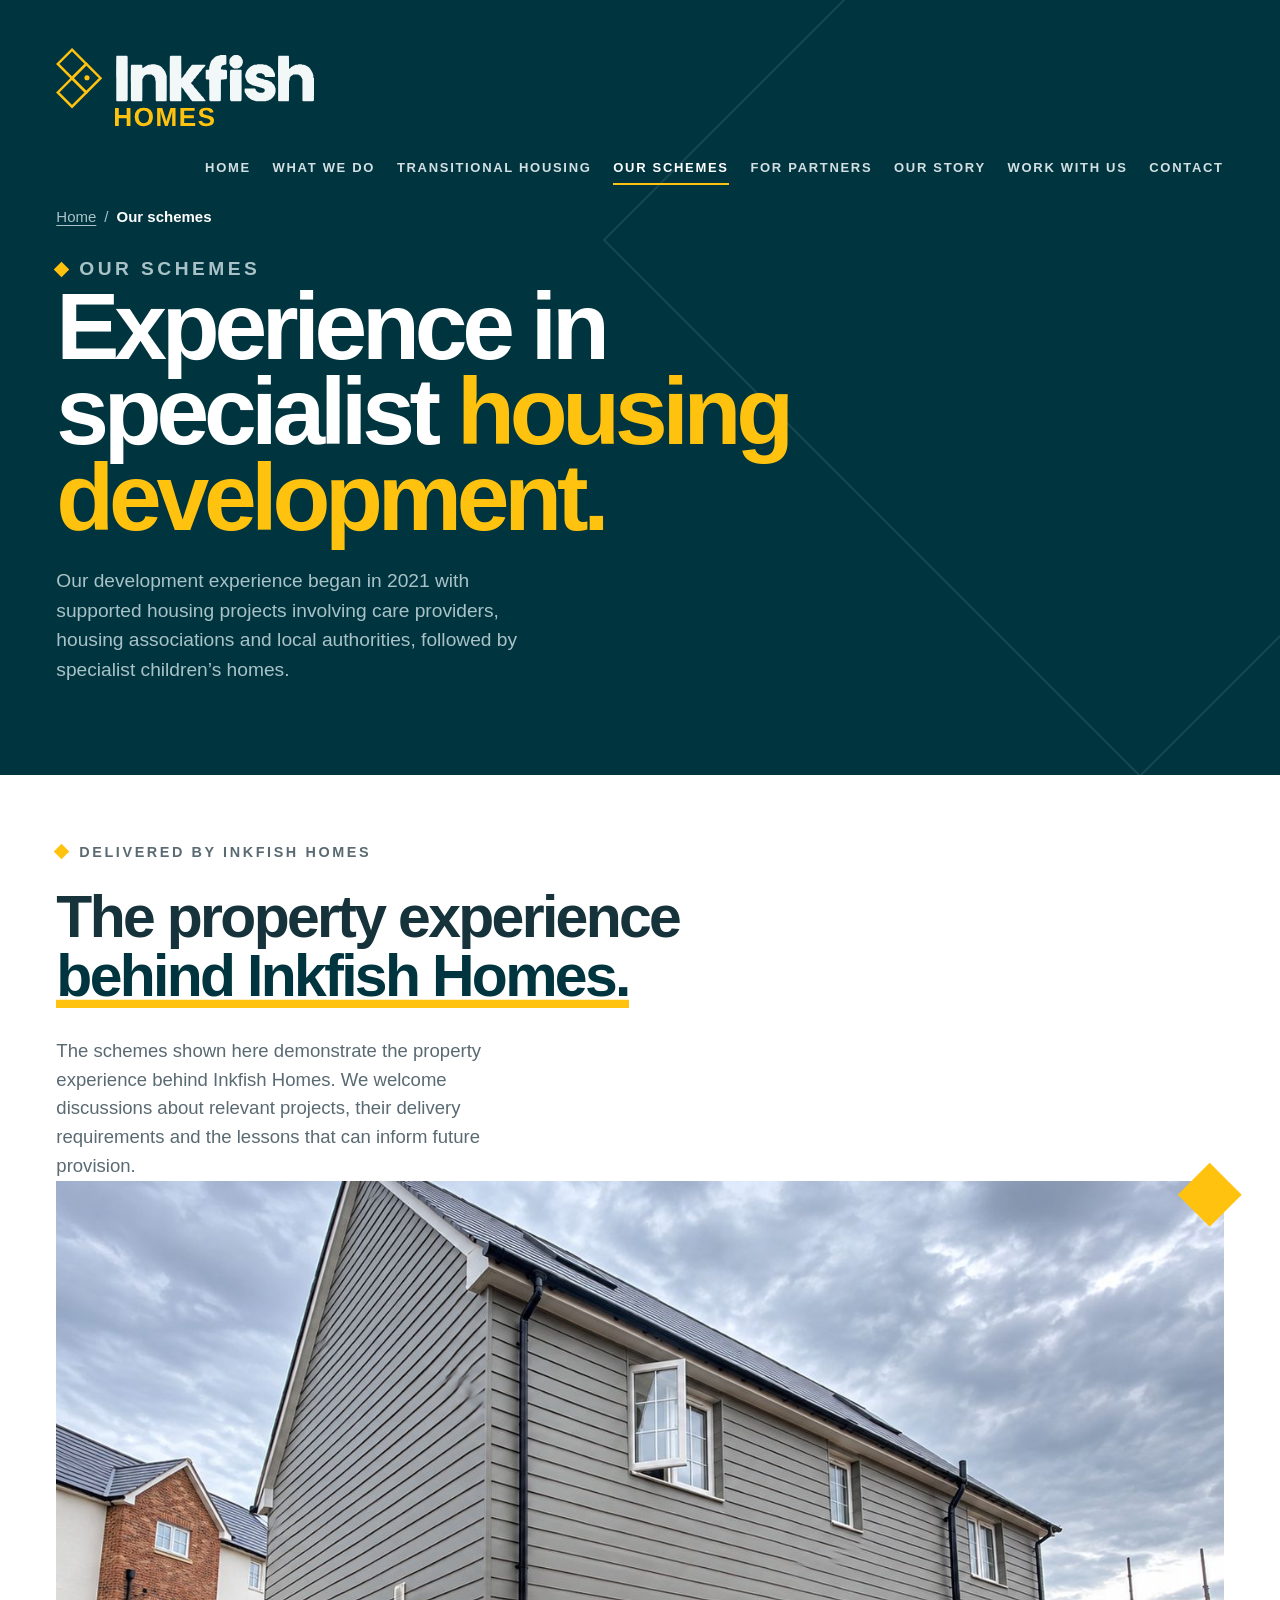
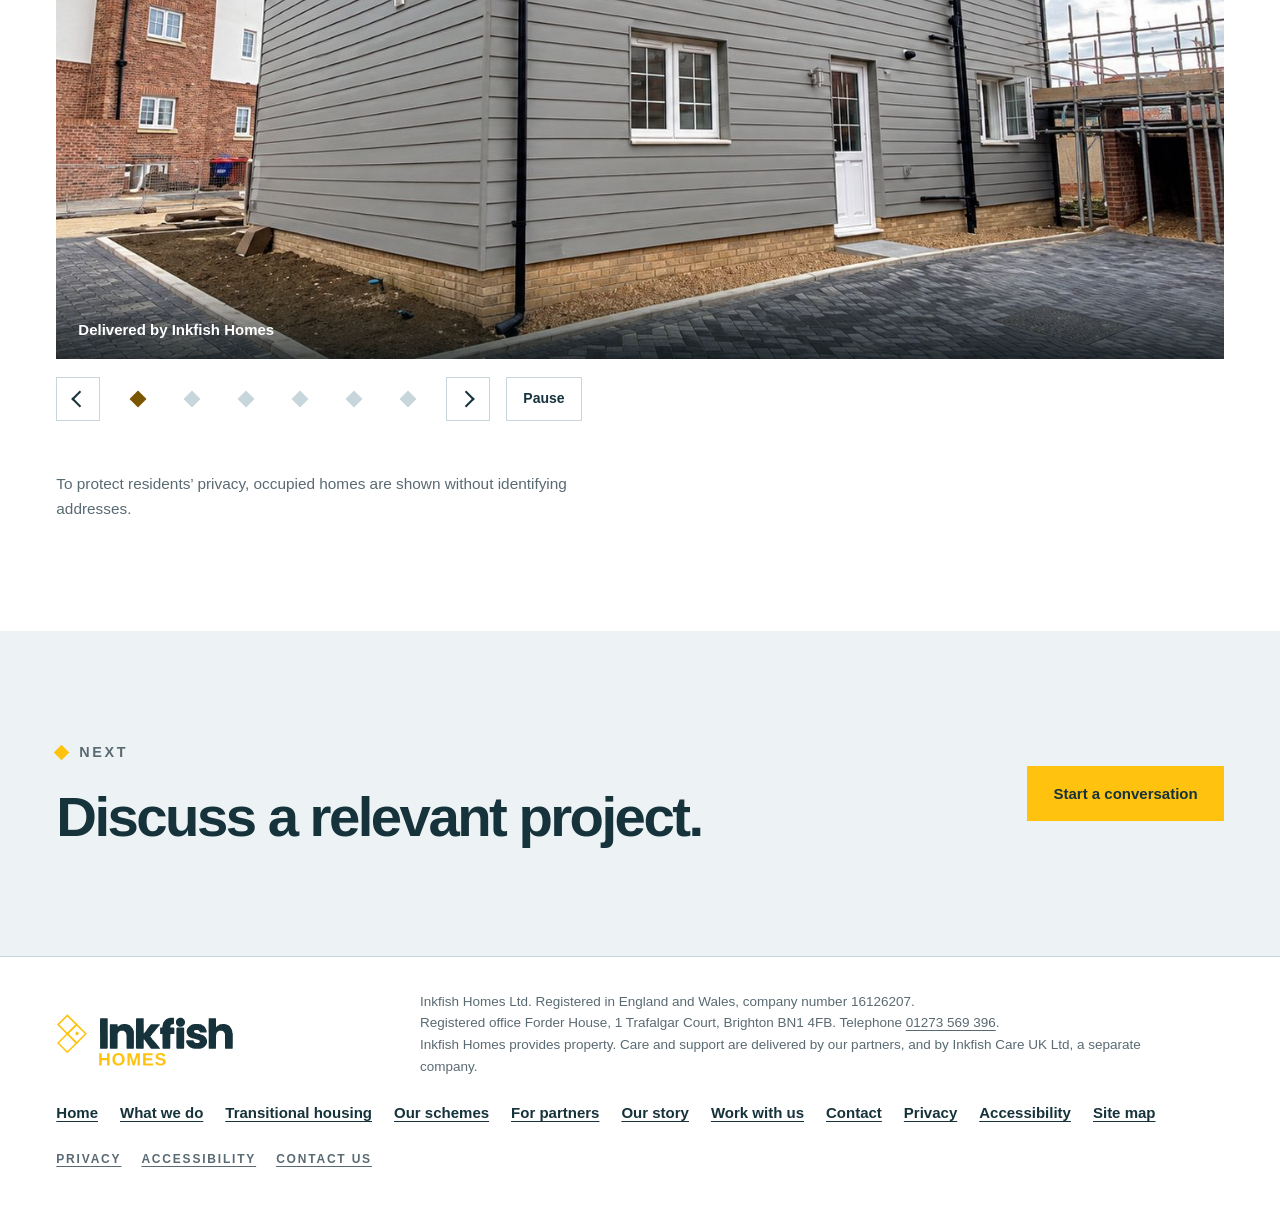
<file: our-schemes/index.html>
<!doctype html>
<html lang="en-GB">
<head>
<meta charset="utf-8">
<meta name="viewport" content="width=device-width,initial-scale=1,viewport-fit=cover">
<title>Our schemes | Inkfish Homes</title>
<meta name="description" content="Development experience since 2021 in supported housing and specialist children’s homes, with care providers, housing associations and local authorities.">
<link rel="canonical" href="https://inkfishhomes.com/our-schemes/">
<meta name="theme-color" content="#00353F">
<meta name="robots" content="index,follow">
<meta name="google-site-verification" content="A4tkW2_D_aHU_9fqfCaSyfAiMgVERLGloLYnITOj9ak">
<meta property="og:type" content="website">
<meta property="og:site_name" content="Inkfish Homes">
<meta property="og:locale" content="en_GB">
<meta property="og:title" content="Our schemes | Inkfish Homes">
<meta property="og:description" content="Development experience since 2021 in supported housing and specialist children’s homes, with care providers, housing associations and local authorities.">
<meta property="og:url" content="https://inkfishhomes.com/our-schemes/">
<meta name="twitter:card" content="summary">
<meta name="twitter:title" content="Our schemes | Inkfish Homes">
<meta name="twitter:description" content="Development experience since 2021 in supported housing and specialist children’s homes, with care providers, housing associations and local authorities.">
<link rel="icon" href="/assets/images/logo-inkfish-mark.svg" type="image/svg+xml">
<link rel="stylesheet" href="/assets/css/style.css">
<script type="application/ld+json">{"@context":"https://schema.org","@graph":[{"@type":"Organization","@id":"https://inkfishhomes.com/#org","name":"Inkfish Homes Ltd","url":"https://inkfishhomes.com/","email":"admin@inkfishhomes.com","telephone":"+441273569396","logo":"https://inkfishhomes.com/assets/images/logo-inkfish-mark.svg","address":{"@type":"PostalAddress","streetAddress":"Forder House, 1 Trafalgar Court","addressLocality":"Brighton","postalCode":"BN1 4FB","addressCountry":"GB"},"identifier":"16126207"},{"@type":"WebSite","@id":"https://inkfishhomes.com/#website","url":"https://inkfishhomes.com/","name":"Inkfish Homes","inLanguage":"en-GB","publisher":{"@id":"https://inkfishhomes.com/#org"}},{"@type":"WebPage","@id":"https://inkfishhomes.com/our-schemes/#webpage","url":"https://inkfishhomes.com/our-schemes/","name":"Our schemes | Inkfish Homes","description":"Development experience since 2021 in supported housing and specialist children’s homes, with care providers, housing associations and local authorities.","isPartOf":{"@id":"https://inkfishhomes.com/#website"},"about":{"@id":"https://inkfishhomes.com/#org"},"inLanguage":"en-GB"},{"@type":"BreadcrumbList","itemListElement":[{"@type":"ListItem","position":1,"name":"Home","item":"https://inkfishhomes.com/"},{"@type":"ListItem","position":2,"name":"Our schemes","item":"https://inkfishhomes.com/our-schemes/"}]}]}</script>
</head>
<body>
<a class="skip" href="#content">Skip to content</a>
<div class="site">
<main id="main">
<header class="b-head"><span class="b-ghost ghost-head" aria-hidden="true"></span><div class="rail gut on-dark"><a class="lk lk-lg" href="/" aria-label="Inkfish Homes, home"><i class="d" aria-hidden="true"></i><span class="tx" aria-hidden="true"><i class="w w-care"></i><i class="s s-homes"></i></span></a><button class="menu-btn" type="button" aria-expanded="false" aria-controls="site-nav">Menu</button><nav class="nv" id="site-nav" aria-label="Main"><a href="/">Home</a><a href="/what-we-do/">What we do</a><a href="/transitional-housing/">Transitional housing</a><a href="/our-schemes/" aria-current="page">Our schemes</a><a href="/partners/">For partners</a><a href="/our-story/">Our story</a><a href="/work-with-us/">Work with us</a><a href="/contact/">Contact</a></nav></div><div class="gut"><div class="hwrap solo"><div><nav class="crumbs" aria-label="Breadcrumb"><ol><li><a href="/">Home</a></li><li><a href="/our-schemes/" aria-current="page">Our schemes</a></li></ol></nav><p class="b-eye">Our schemes</p><h1 id="content" tabindex="-1">Experience in specialist <em>housing development.</em></h1><p>Our development experience began in 2021 with supported housing projects involving care providers, housing associations and local authorities, followed by specialist children’s homes.</p></div></div></div></header>
<section class="b-sec wh"><div class="gut"><p class="b-eye">Delivered by Inkfish Homes</p><h2 class="b-h">The property experience <em>behind Inkfish Homes.</em></h2><p class="b-lead">The schemes shown here demonstrate the property experience behind Inkfish Homes. We welcome discussions about relevant projects, their delivery requirements and the lessons that can inform future provision.</p><div><div class="cs" role="region" aria-roledescription="carousel" aria-label="Homes delivered by Inkfish"><p class="cs-live vh" aria-live="polite"></p><div class="cs-stage"><figure class="cs-slide on" aria-hidden="false"><img src="/assets/images/photo-11.jpg" alt="A new build house with grey weatherboard cladding" width="1200" height="800"><figcaption><span>Delivered by Inkfish Homes</span></figcaption></figure><figure class="cs-slide" hidden aria-hidden="true"><img src="/assets/images/photo-12.jpg" alt="A single storey home with a member of the Inkfish team outside" width="1200" height="800" loading="lazy"><figcaption><span>Delivered by Inkfish Homes</span></figcaption></figure><figure class="cs-slide" hidden aria-hidden="true"><img src="/assets/images/photo-10.jpg" alt="A detached house with pale cladding and a black front door" width="1200" height="800" loading="lazy"><figcaption><span>Delivered by Inkfish Homes</span></figcaption></figure><figure class="cs-slide" hidden aria-hidden="true"><img src="/assets/images/photo-13.jpg" alt="A three storey brick house with dormer windows" width="1200" height="800" loading="lazy"><figcaption><span>Delivered by Inkfish Homes</span></figcaption></figure><figure class="cs-slide" hidden aria-hidden="true"><img src="/assets/images/photo-09.jpg" alt="A row of newly built houses around a shared parking court" width="1200" height="800" loading="lazy"><figcaption><span>Delivered by Inkfish Homes</span></figcaption></figure><figure class="cs-slide" hidden aria-hidden="true"><img src="/assets/images/photo-14.jpg" alt="A private rear garden with a lawn, patio and fencing" width="1200" height="800" loading="lazy"><figcaption><span>Delivered by Inkfish Homes</span></figcaption></figure></div><div class="cs-ctl"><button type="button" class="cs-prev" aria-label="Previous image"></button><div class="cs-dots"><button type="button" aria-label="Show image 1 of 6" aria-current="true"></button><button type="button" aria-label="Show image 2 of 6"></button><button type="button" aria-label="Show image 3 of 6"></button><button type="button" aria-label="Show image 4 of 6"></button><button type="button" aria-label="Show image 5 of 6"></button><button type="button" aria-label="Show image 6 of 6"></button></div><button type="button" class="cs-next" aria-label="Next image"></button><button type="button" class="cs-pause" aria-pressed="false">Pause</button></div></div></div><p class="b-note">To protect residents’ privacy, occupied homes are shown without identifying addresses.</p></div></section>
<section class="b-sec st"><div class="gut b-cta"><div><p class="b-eye">Next</p><h2 class="b-h">Discuss a relevant project.</h2></div><a class="b-btn" href="/contact/" data-open="eq-dlg">Start a conversation</a></div></section>
</main>
<footer class="ft"><div class="ft-in gut"><div class="ft-brand"><a class="lk lk-sm" href="/" aria-label="Inkfish Homes, home"><i class="d" aria-hidden="true"></i><span class="tx" aria-hidden="true"><i class="w w-care"></i><i class="s s-homes"></i></span></a></div><div class="ft-legal"><p>Inkfish Homes Ltd. Registered in England and Wales, company number 16126207.<br>Registered office Forder House, 1 Trafalgar Court, Brighton BN1 4FB. Telephone <a href="tel:+441273569396">01273 569 396</a>.<br>Inkfish Homes provides property. Care and support are delivered by our partners, and by Inkfish Care UK Ltd, a separate company.</p></div><nav class="ft-nav" aria-label="Footer"><ul><li><a href="/">Home</a></li><li><a href="/what-we-do/">What we do</a></li><li><a href="/transitional-housing/">Transitional housing</a></li><li><a href="/our-schemes/" aria-current="page">Our schemes</a></li><li><a href="/partners/">For partners</a></li><li><a href="/our-story/">Our story</a></li><li><a href="/work-with-us/">Work with us</a></li><li><a href="/contact/">Contact</a></li><li><a href="/privacy/">Privacy</a></li><li><a href="/accessibility/">Accessibility</a></li><li><a href="/site-map/">Site map</a></li></ul></nav><div class="ft-links"><a href="/privacy/">Privacy</a><a href="/accessibility/">Accessibility</a><a href="/contact/">Contact us</a></div></div></footer>
</div>
<dialog class="ln-dlg cp-dlg" id="eq-dlg" aria-labelledby="eq-title"><button type="button" class="ln-x" data-close aria-label="Close"></button><form class="cp" id="eq-form" action="mailto:admin@inkfishhomes.com" method="post" enctype="text/plain" data-form="homes" novalidate><p class="b-eye">Inkfish Homes</p><h2 class="cp-h" id="eq-title">Start a conversation.</h2><p class="rf-warn">Tell us what you are trying to solve. You do not need a completed proposal to begin a discussion.</p><fieldset class="rf-set"><legend>About you</legend><div class="cp-grid"><label>Your name<input id="name" name="name" type="text" autocomplete="name" required></label><label>Job title<input id="title" name="title" type="text" autocomplete="organization-title"></label><label class="wide">Organisation<input id="org" name="org" type="text" autocomplete="organization" required></label><label>Email<input id="email" name="email" type="email" autocomplete="email" inputmode="email" required></label><label>Telephone<input id="tel" name="tel" type="tel" autocomplete="tel" inputmode="tel"></label><label class="wide">You are a<select id="role" name="role" required><option value="" selected>Please choose</option><option>Local authority</option><option>Regional Care Cooperative or commissioning partnership</option><option>Housing association or registered provider</option><option>Care or support provider</option><option>Landowner, agent or developer</option><option>Contractor or consultant</option><option>Something else</option></select></label></div></fieldset><fieldset class="rf-set"><legend>What it is about</legend><div class="cp-grid"><label class="wide">This is about<select id="about" name="about" required><option value="" selected>Please choose</option><option>A site or a building</option><option>A scheme we could develop together</option><option>Transitional housing for care leavers</option><option>A service I want to open</option><option>Working with Inkfish Homes</option><option>Something else</option></select></label><label>Location, if you have one<input id="where" name="where" type="text" maxlength="120"></label><label>Timescale<select id="when" name="when"><option value="" selected>Please choose</option><option>As soon as possible</option><option>Within six months</option><option>Within a year</option><option>Longer term</option><option>Not sure yet</option></select></label></div><label class="wide rf-text">Tell us more<textarea id="message" name="message" rows="5" maxlength="1500" required></textarea></label></fieldset><label class="cp-check"><input id="consent" name="consent" type="checkbox" required><span>I am happy for Inkfish Homes to contact me about this enquiry.</span></label><button type="submit" class="b-btn">Send</button><p class="cp-small">Please do not include identifying information about children or other prospective residents in your initial enquiry. Where necessary, we will agree a secure route for sharing further information.</p><p class="cp-small">Inkfish Homes Ltd uses these details only to answer your enquiry. <a href="/privacy/">Read our privacy notice</a> for how long we keep them and your rights. We aim to reply within two working days. If the form cannot be sent from here, your email app opens with the message ready. If it does not open, email <a href="mailto:admin@inkfishhomes.com">admin@inkfishhomes.com</a>.</p></form><div class="cp-done" hidden><h2 class="cp-h">Thank you.</h2><p class="done-sent">We have your message and a person will read it. We aim to reply within two working days.</p><p class="done-mail">Your email app should have opened with your message ready to send. Press send and we will reply within two working days. If nothing opened, email <a href="mailto:admin@inkfishhomes.com">admin@inkfishhomes.com</a>.</p></div></dialog>
<script src="/assets/js/main.js"></script>
</body>
</html>
</file>
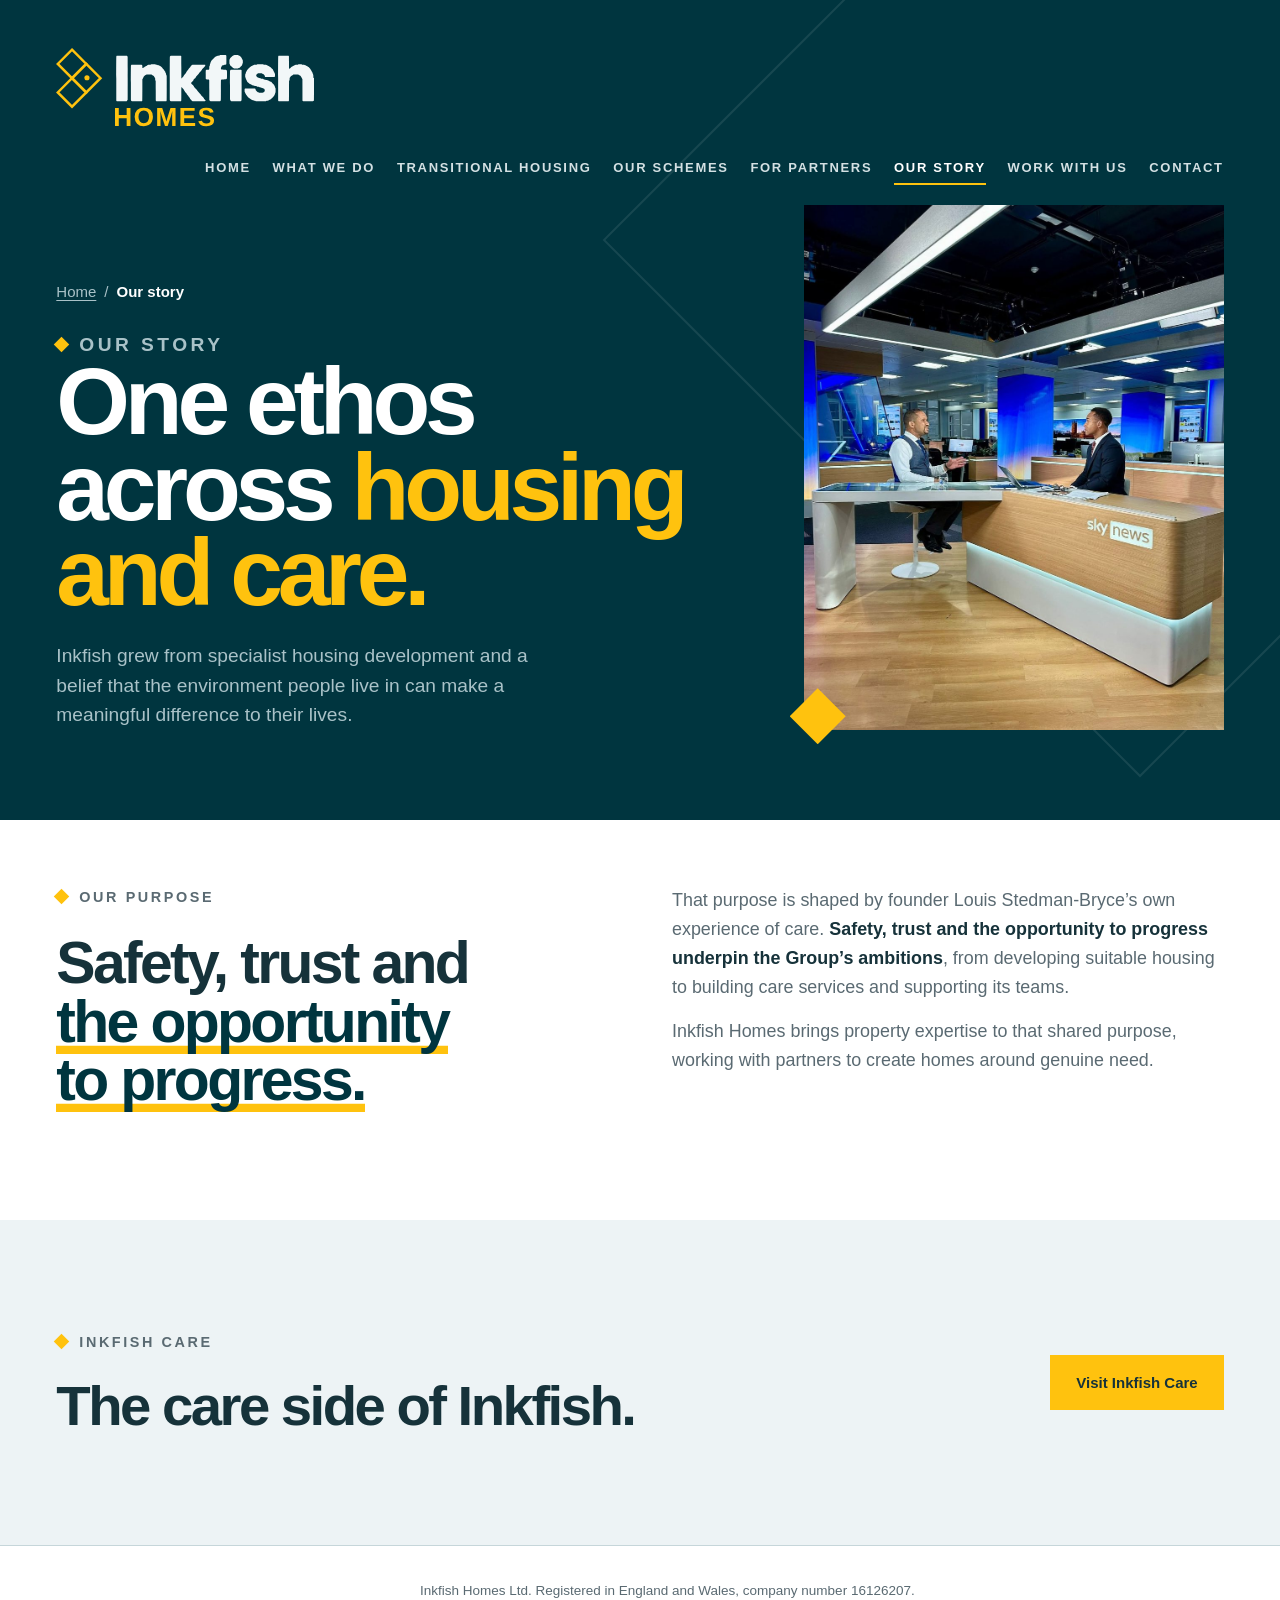
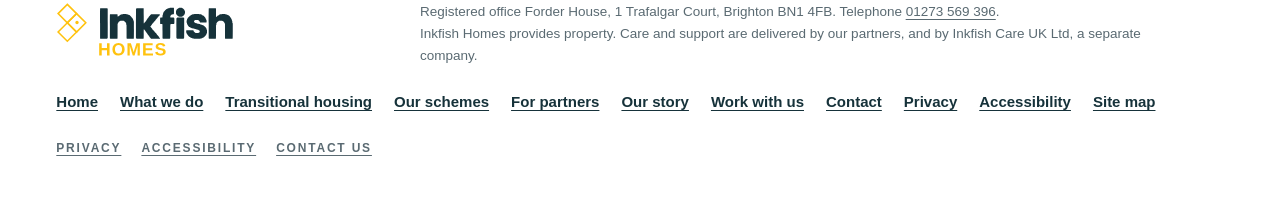
<file: our-story/index.html>
<!doctype html>
<html lang="en-GB">
<head>
<meta charset="utf-8">
<meta name="viewport" content="width=device-width,initial-scale=1,viewport-fit=cover">
<title>Our story | Inkfish Homes</title>
<meta name="description" content="Inkfish grew from specialist housing development and a belief that the environment people live in can make a meaningful difference to their lives.">
<link rel="canonical" href="https://inkfishhomes.com/our-story/">
<meta name="theme-color" content="#00353F">
<meta name="robots" content="index,follow">
<meta name="google-site-verification" content="A4tkW2_D_aHU_9fqfCaSyfAiMgVERLGloLYnITOj9ak">
<meta property="og:type" content="website">
<meta property="og:site_name" content="Inkfish Homes">
<meta property="og:locale" content="en_GB">
<meta property="og:title" content="Our story | Inkfish Homes">
<meta property="og:description" content="Inkfish grew from specialist housing development and a belief that the environment people live in can make a meaningful difference to their lives.">
<meta property="og:url" content="https://inkfishhomes.com/our-story/">
<meta name="twitter:card" content="summary">
<meta name="twitter:title" content="Our story | Inkfish Homes">
<meta name="twitter:description" content="Inkfish grew from specialist housing development and a belief that the environment people live in can make a meaningful difference to their lives.">
<link rel="icon" href="/assets/images/logo-inkfish-mark.svg" type="image/svg+xml">
<link rel="stylesheet" href="/assets/css/style.css">
<script type="application/ld+json">{"@context":"https://schema.org","@graph":[{"@type":"Organization","@id":"https://inkfishhomes.com/#org","name":"Inkfish Homes Ltd","url":"https://inkfishhomes.com/","email":"admin@inkfishhomes.com","telephone":"+441273569396","logo":"https://inkfishhomes.com/assets/images/logo-inkfish-mark.svg","address":{"@type":"PostalAddress","streetAddress":"Forder House, 1 Trafalgar Court","addressLocality":"Brighton","postalCode":"BN1 4FB","addressCountry":"GB"},"identifier":"16126207"},{"@type":"WebSite","@id":"https://inkfishhomes.com/#website","url":"https://inkfishhomes.com/","name":"Inkfish Homes","inLanguage":"en-GB","publisher":{"@id":"https://inkfishhomes.com/#org"}},{"@type":"WebPage","@id":"https://inkfishhomes.com/our-story/#webpage","url":"https://inkfishhomes.com/our-story/","name":"Our story | Inkfish Homes","description":"Inkfish grew from specialist housing development and a belief that the environment people live in can make a meaningful difference to their lives.","isPartOf":{"@id":"https://inkfishhomes.com/#website"},"about":{"@id":"https://inkfishhomes.com/#org"},"inLanguage":"en-GB"},{"@type":"BreadcrumbList","itemListElement":[{"@type":"ListItem","position":1,"name":"Home","item":"https://inkfishhomes.com/"},{"@type":"ListItem","position":2,"name":"Our story","item":"https://inkfishhomes.com/our-story/"}]}]}</script>
</head>
<body>
<a class="skip" href="#content">Skip to content</a>
<div class="site">
<main id="main">
<header class="b-head"><span class="b-ghost ghost-head" aria-hidden="true"></span><div class="rail gut on-dark"><a class="lk lk-lg" href="/" aria-label="Inkfish Homes, home"><i class="d" aria-hidden="true"></i><span class="tx" aria-hidden="true"><i class="w w-care"></i><i class="s s-homes"></i></span></a><button class="menu-btn" type="button" aria-expanded="false" aria-controls="site-nav">Menu</button><nav class="nv" id="site-nav" aria-label="Main"><a href="/">Home</a><a href="/what-we-do/">What we do</a><a href="/transitional-housing/">Transitional housing</a><a href="/our-schemes/">Our schemes</a><a href="/partners/">For partners</a><a href="/our-story/" aria-current="page">Our story</a><a href="/work-with-us/">Work with us</a><a href="/contact/">Contact</a></nav></div><div class="gut"><div class="hwrap"><div><nav class="crumbs" aria-label="Breadcrumb"><ol><li><a href="/">Home</a></li><li><a href="/our-story/" aria-current="page">Our story</a></li></ol></nav><p class="b-eye">Our story</p><h1 id="content" tabindex="-1">One ethos across <em>housing and care.</em></h1><p>Inkfish grew from specialist housing development and a belief that the environment people live in can make a meaningful difference to their lives.</p></div><div><div class="b-rimg story" role="img" aria-label="Louis Stedman-Bryce being interviewed in the Sky News studio"></div></div></div></div></header>
<section class="b-sec wh"><div class="gut b-2 top"><div><p class="b-eye">Our purpose</p><h2 class="b-h">Safety, trust and <em>the opportunity to progress.</em></h2></div><div class="b-body"><p>That purpose is shaped by founder Louis Stedman-Bryce’s own experience of care. <b>Safety, trust and the opportunity to progress underpin the Group’s ambitions</b>, from developing suitable housing to building care services and supporting its teams.</p><p>Inkfish Homes brings property expertise to that shared purpose, working with partners to create homes around genuine need.</p></div></div></section>
<section class="b-sec st"><div class="gut b-cta"><div><p class="b-eye">Inkfish Care</p><h2 class="b-h">The care side of Inkfish.</h2></div><a class="b-btn" href="https://www.inkfishcare.com" rel="noopener noreferrer">Visit Inkfish Care</a></div></section>
</main>
<footer class="ft"><div class="ft-in gut"><div class="ft-brand"><a class="lk lk-sm" href="/" aria-label="Inkfish Homes, home"><i class="d" aria-hidden="true"></i><span class="tx" aria-hidden="true"><i class="w w-care"></i><i class="s s-homes"></i></span></a></div><div class="ft-legal"><p>Inkfish Homes Ltd. Registered in England and Wales, company number 16126207.<br>Registered office Forder House, 1 Trafalgar Court, Brighton BN1 4FB. Telephone <a href="tel:+441273569396">01273 569 396</a>.<br>Inkfish Homes provides property. Care and support are delivered by our partners, and by Inkfish Care UK Ltd, a separate company.</p></div><nav class="ft-nav" aria-label="Footer"><ul><li><a href="/">Home</a></li><li><a href="/what-we-do/">What we do</a></li><li><a href="/transitional-housing/">Transitional housing</a></li><li><a href="/our-schemes/">Our schemes</a></li><li><a href="/partners/">For partners</a></li><li><a href="/our-story/" aria-current="page">Our story</a></li><li><a href="/work-with-us/">Work with us</a></li><li><a href="/contact/">Contact</a></li><li><a href="/privacy/">Privacy</a></li><li><a href="/accessibility/">Accessibility</a></li><li><a href="/site-map/">Site map</a></li></ul></nav><div class="ft-links"><a href="/privacy/">Privacy</a><a href="/accessibility/">Accessibility</a><a href="/contact/">Contact us</a></div></div></footer>
</div>
<dialog class="ln-dlg cp-dlg" id="eq-dlg" aria-labelledby="eq-title"><button type="button" class="ln-x" data-close aria-label="Close"></button><form class="cp" id="eq-form" action="mailto:admin@inkfishhomes.com" method="post" enctype="text/plain" data-form="homes" novalidate><p class="b-eye">Inkfish Homes</p><h2 class="cp-h" id="eq-title">Start a conversation.</h2><p class="rf-warn">Tell us what you are trying to solve. You do not need a completed proposal to begin a discussion.</p><fieldset class="rf-set"><legend>About you</legend><div class="cp-grid"><label>Your name<input id="name" name="name" type="text" autocomplete="name" required></label><label>Job title<input id="title" name="title" type="text" autocomplete="organization-title"></label><label class="wide">Organisation<input id="org" name="org" type="text" autocomplete="organization" required></label><label>Email<input id="email" name="email" type="email" autocomplete="email" inputmode="email" required></label><label>Telephone<input id="tel" name="tel" type="tel" autocomplete="tel" inputmode="tel"></label><label class="wide">You are a<select id="role" name="role" required><option value="" selected>Please choose</option><option>Local authority</option><option>Regional Care Cooperative or commissioning partnership</option><option>Housing association or registered provider</option><option>Care or support provider</option><option>Landowner, agent or developer</option><option>Contractor or consultant</option><option>Something else</option></select></label></div></fieldset><fieldset class="rf-set"><legend>What it is about</legend><div class="cp-grid"><label class="wide">This is about<select id="about" name="about" required><option value="" selected>Please choose</option><option>A site or a building</option><option>A scheme we could develop together</option><option>Transitional housing for care leavers</option><option>A service I want to open</option><option>Working with Inkfish Homes</option><option>Something else</option></select></label><label>Location, if you have one<input id="where" name="where" type="text" maxlength="120"></label><label>Timescale<select id="when" name="when"><option value="" selected>Please choose</option><option>As soon as possible</option><option>Within six months</option><option>Within a year</option><option>Longer term</option><option>Not sure yet</option></select></label></div><label class="wide rf-text">Tell us more<textarea id="message" name="message" rows="5" maxlength="1500" required></textarea></label></fieldset><label class="cp-check"><input id="consent" name="consent" type="checkbox" required><span>I am happy for Inkfish Homes to contact me about this enquiry.</span></label><button type="submit" class="b-btn">Send</button><p class="cp-small">Please do not include identifying information about children or other prospective residents in your initial enquiry. Where necessary, we will agree a secure route for sharing further information.</p><p class="cp-small">Inkfish Homes Ltd uses these details only to answer your enquiry. <a href="/privacy/">Read our privacy notice</a> for how long we keep them and your rights. We aim to reply within two working days. If the form cannot be sent from here, your email app opens with the message ready. If it does not open, email <a href="mailto:admin@inkfishhomes.com">admin@inkfishhomes.com</a>.</p></form><div class="cp-done" hidden><h2 class="cp-h">Thank you.</h2><p class="done-sent">We have your message and a person will read it. We aim to reply within two working days.</p><p class="done-mail">Your email app should have opened with your message ready to send. Press send and we will reply within two working days. If nothing opened, email <a href="mailto:admin@inkfishhomes.com">admin@inkfishhomes.com</a>.</p></div></dialog>
<script src="/assets/js/main.js"></script>
</body>
</html>
</file>
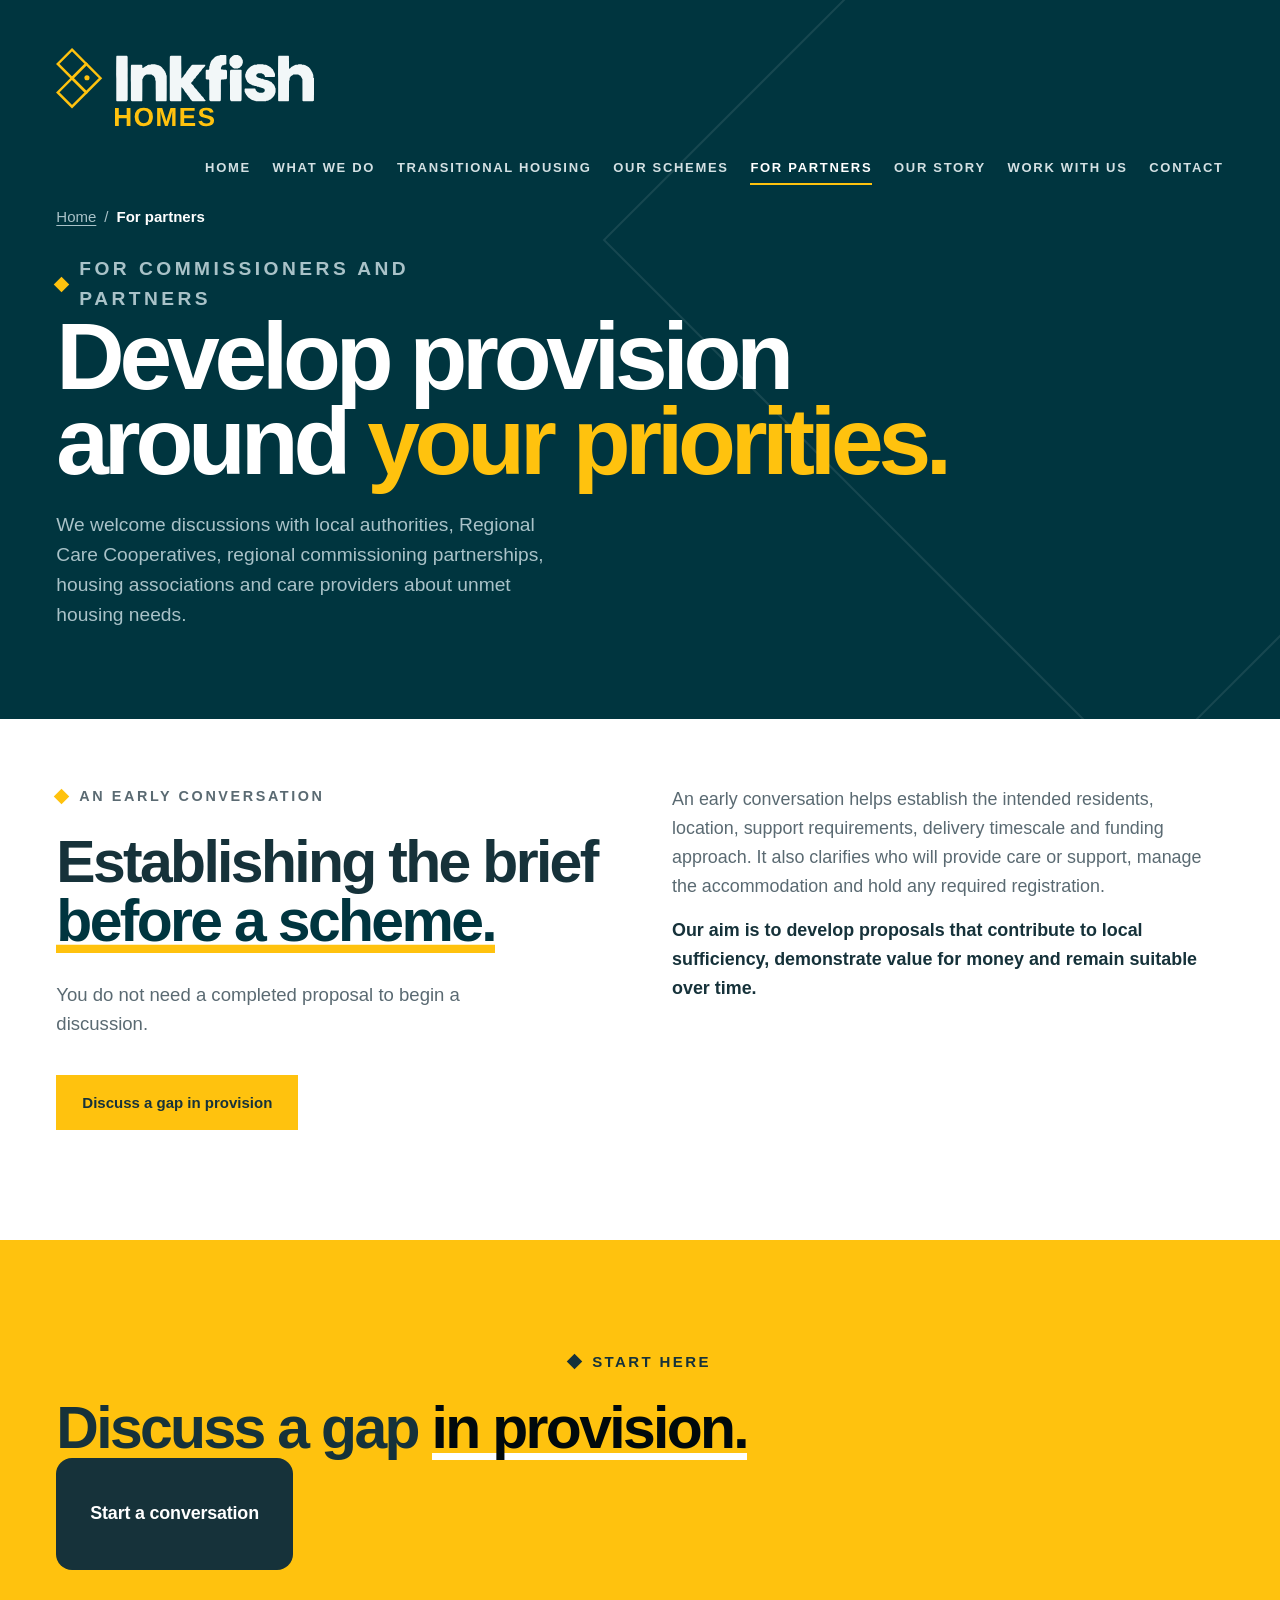
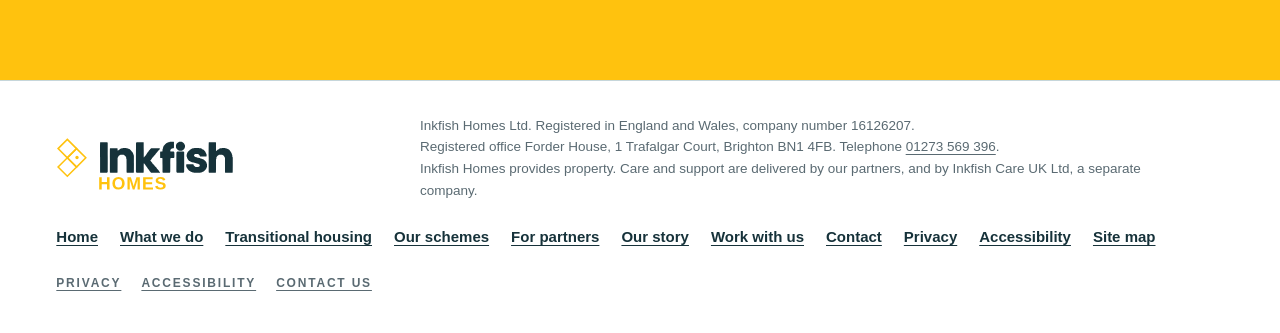
<file: partners/index.html>
<!doctype html>
<html lang="en-GB">
<head>
<meta charset="utf-8">
<meta name="viewport" content="width=device-width,initial-scale=1,viewport-fit=cover">
<title>For commissioners and partners | Inkfish Homes</title>
<meta name="description" content="Inkfish Homes welcomes early discussions with local authorities, Regional Care Cooperatives, housing associations and care providers about unmet housing need.">
<link rel="canonical" href="https://inkfishhomes.com/partners/">
<meta name="theme-color" content="#00353F">
<meta name="robots" content="index,follow">
<meta name="google-site-verification" content="A4tkW2_D_aHU_9fqfCaSyfAiMgVERLGloLYnITOj9ak">
<meta property="og:type" content="website">
<meta property="og:site_name" content="Inkfish Homes">
<meta property="og:locale" content="en_GB">
<meta property="og:title" content="For commissioners and partners | Inkfish Homes">
<meta property="og:description" content="Inkfish Homes welcomes early discussions with local authorities, Regional Care Cooperatives, housing associations and care providers about unmet housing need.">
<meta property="og:url" content="https://inkfishhomes.com/partners/">
<meta name="twitter:card" content="summary">
<meta name="twitter:title" content="For commissioners and partners | Inkfish Homes">
<meta name="twitter:description" content="Inkfish Homes welcomes early discussions with local authorities, Regional Care Cooperatives, housing associations and care providers about unmet housing need.">
<link rel="icon" href="/assets/images/logo-inkfish-mark.svg" type="image/svg+xml">
<link rel="stylesheet" href="/assets/css/style.css">
<script type="application/ld+json">{"@context":"https://schema.org","@graph":[{"@type":"Organization","@id":"https://inkfishhomes.com/#org","name":"Inkfish Homes Ltd","url":"https://inkfishhomes.com/","email":"admin@inkfishhomes.com","telephone":"+441273569396","logo":"https://inkfishhomes.com/assets/images/logo-inkfish-mark.svg","address":{"@type":"PostalAddress","streetAddress":"Forder House, 1 Trafalgar Court","addressLocality":"Brighton","postalCode":"BN1 4FB","addressCountry":"GB"},"identifier":"16126207"},{"@type":"WebSite","@id":"https://inkfishhomes.com/#website","url":"https://inkfishhomes.com/","name":"Inkfish Homes","inLanguage":"en-GB","publisher":{"@id":"https://inkfishhomes.com/#org"}},{"@type":"WebPage","@id":"https://inkfishhomes.com/partners/#webpage","url":"https://inkfishhomes.com/partners/","name":"For commissioners and partners | Inkfish Homes","description":"Inkfish Homes welcomes early discussions with local authorities, Regional Care Cooperatives, housing associations and care providers about unmet housing need.","isPartOf":{"@id":"https://inkfishhomes.com/#website"},"about":{"@id":"https://inkfishhomes.com/#org"},"inLanguage":"en-GB"},{"@type":"BreadcrumbList","itemListElement":[{"@type":"ListItem","position":1,"name":"Home","item":"https://inkfishhomes.com/"},{"@type":"ListItem","position":2,"name":"For partners","item":"https://inkfishhomes.com/partners/"}]}]}</script>
</head>
<body>
<a class="skip" href="#content">Skip to content</a>
<div class="site">
<main id="main">
<header class="b-head"><span class="b-ghost ghost-head" aria-hidden="true"></span><div class="rail gut on-dark"><a class="lk lk-lg" href="/" aria-label="Inkfish Homes, home"><i class="d" aria-hidden="true"></i><span class="tx" aria-hidden="true"><i class="w w-care"></i><i class="s s-homes"></i></span></a><button class="menu-btn" type="button" aria-expanded="false" aria-controls="site-nav">Menu</button><nav class="nv" id="site-nav" aria-label="Main"><a href="/">Home</a><a href="/what-we-do/">What we do</a><a href="/transitional-housing/">Transitional housing</a><a href="/our-schemes/">Our schemes</a><a href="/partners/" aria-current="page">For partners</a><a href="/our-story/">Our story</a><a href="/work-with-us/">Work with us</a><a href="/contact/">Contact</a></nav></div><div class="gut"><div class="hwrap solo"><div><nav class="crumbs" aria-label="Breadcrumb"><ol><li><a href="/">Home</a></li><li><a href="/partners/" aria-current="page">For partners</a></li></ol></nav><p class="b-eye">For commissioners and partners</p><h1 id="content" tabindex="-1">Develop provision around <em>your priorities.</em></h1><p>We welcome discussions with local authorities, Regional Care Cooperatives, regional commissioning partnerships, housing associations and care providers about unmet housing needs.</p></div></div></div></header>
<section class="b-sec wh"><div class="gut b-2 top"><div><p class="b-eye">An early conversation</p><h2 class="b-h">Establishing the brief <em>before a scheme.</em></h2><p class="b-lead">You do not need a completed proposal to begin a discussion.</p><a class="b-btn" href="/contact/" data-open="eq-dlg">Discuss a gap in provision</a></div><div class="b-body"><p>An early conversation helps establish the intended residents, location, support requirements, delivery timescale and funding approach. It also clarifies who will provide care or support, manage the accommodation and hold any required registration.</p><p><b>Our aim is to develop proposals that contribute to local sufficiency, demonstrate value for money and remain suitable over time.</b></p></div></div></section>
<section class="b-sec or"><div class="gut mid"><p class="b-eye">Start here</p><h2 class="b-h">Discuss a gap <em>in provision.</em></h2><div><a class="b-btn cp-big" href="/contact/" data-open="eq-dlg">Start a conversation</a></div></div></section>
</main>
<footer class="ft"><div class="ft-in gut"><div class="ft-brand"><a class="lk lk-sm" href="/" aria-label="Inkfish Homes, home"><i class="d" aria-hidden="true"></i><span class="tx" aria-hidden="true"><i class="w w-care"></i><i class="s s-homes"></i></span></a></div><div class="ft-legal"><p>Inkfish Homes Ltd. Registered in England and Wales, company number 16126207.<br>Registered office Forder House, 1 Trafalgar Court, Brighton BN1 4FB. Telephone <a href="tel:+441273569396">01273 569 396</a>.<br>Inkfish Homes provides property. Care and support are delivered by our partners, and by Inkfish Care UK Ltd, a separate company.</p></div><nav class="ft-nav" aria-label="Footer"><ul><li><a href="/">Home</a></li><li><a href="/what-we-do/">What we do</a></li><li><a href="/transitional-housing/">Transitional housing</a></li><li><a href="/our-schemes/">Our schemes</a></li><li><a href="/partners/" aria-current="page">For partners</a></li><li><a href="/our-story/">Our story</a></li><li><a href="/work-with-us/">Work with us</a></li><li><a href="/contact/">Contact</a></li><li><a href="/privacy/">Privacy</a></li><li><a href="/accessibility/">Accessibility</a></li><li><a href="/site-map/">Site map</a></li></ul></nav><div class="ft-links"><a href="/privacy/">Privacy</a><a href="/accessibility/">Accessibility</a><a href="/contact/">Contact us</a></div></div></footer>
</div>
<dialog class="ln-dlg cp-dlg" id="eq-dlg" aria-labelledby="eq-title"><button type="button" class="ln-x" data-close aria-label="Close"></button><form class="cp" id="eq-form" action="mailto:admin@inkfishhomes.com" method="post" enctype="text/plain" data-form="homes" novalidate><p class="b-eye">Inkfish Homes</p><h2 class="cp-h" id="eq-title">Start a conversation.</h2><p class="rf-warn">Tell us what you are trying to solve. You do not need a completed proposal to begin a discussion.</p><fieldset class="rf-set"><legend>About you</legend><div class="cp-grid"><label>Your name<input id="name" name="name" type="text" autocomplete="name" required></label><label>Job title<input id="title" name="title" type="text" autocomplete="organization-title"></label><label class="wide">Organisation<input id="org" name="org" type="text" autocomplete="organization" required></label><label>Email<input id="email" name="email" type="email" autocomplete="email" inputmode="email" required></label><label>Telephone<input id="tel" name="tel" type="tel" autocomplete="tel" inputmode="tel"></label><label class="wide">You are a<select id="role" name="role" required><option value="" selected>Please choose</option><option>Local authority</option><option>Regional Care Cooperative or commissioning partnership</option><option>Housing association or registered provider</option><option>Care or support provider</option><option>Landowner, agent or developer</option><option>Contractor or consultant</option><option>Something else</option></select></label></div></fieldset><fieldset class="rf-set"><legend>What it is about</legend><div class="cp-grid"><label class="wide">This is about<select id="about" name="about" required><option value="" selected>Please choose</option><option>A site or a building</option><option>A scheme we could develop together</option><option>Transitional housing for care leavers</option><option>A service I want to open</option><option>Working with Inkfish Homes</option><option>Something else</option></select></label><label>Location, if you have one<input id="where" name="where" type="text" maxlength="120"></label><label>Timescale<select id="when" name="when"><option value="" selected>Please choose</option><option>As soon as possible</option><option>Within six months</option><option>Within a year</option><option>Longer term</option><option>Not sure yet</option></select></label></div><label class="wide rf-text">Tell us more<textarea id="message" name="message" rows="5" maxlength="1500" required></textarea></label></fieldset><label class="cp-check"><input id="consent" name="consent" type="checkbox" required><span>I am happy for Inkfish Homes to contact me about this enquiry.</span></label><button type="submit" class="b-btn">Send</button><p class="cp-small">Please do not include identifying information about children or other prospective residents in your initial enquiry. Where necessary, we will agree a secure route for sharing further information.</p><p class="cp-small">Inkfish Homes Ltd uses these details only to answer your enquiry. <a href="/privacy/">Read our privacy notice</a> for how long we keep them and your rights. We aim to reply within two working days. If the form cannot be sent from here, your email app opens with the message ready. If it does not open, email <a href="mailto:admin@inkfishhomes.com">admin@inkfishhomes.com</a>.</p></form><div class="cp-done" hidden><h2 class="cp-h">Thank you.</h2><p class="done-sent">We have your message and a person will read it. We aim to reply within two working days.</p><p class="done-mail">Your email app should have opened with your message ready to send. Press send and we will reply within two working days. If nothing opened, email <a href="mailto:admin@inkfishhomes.com">admin@inkfishhomes.com</a>.</p></div></dialog>
<script src="/assets/js/main.js"></script>
</body>
</html>
</file>
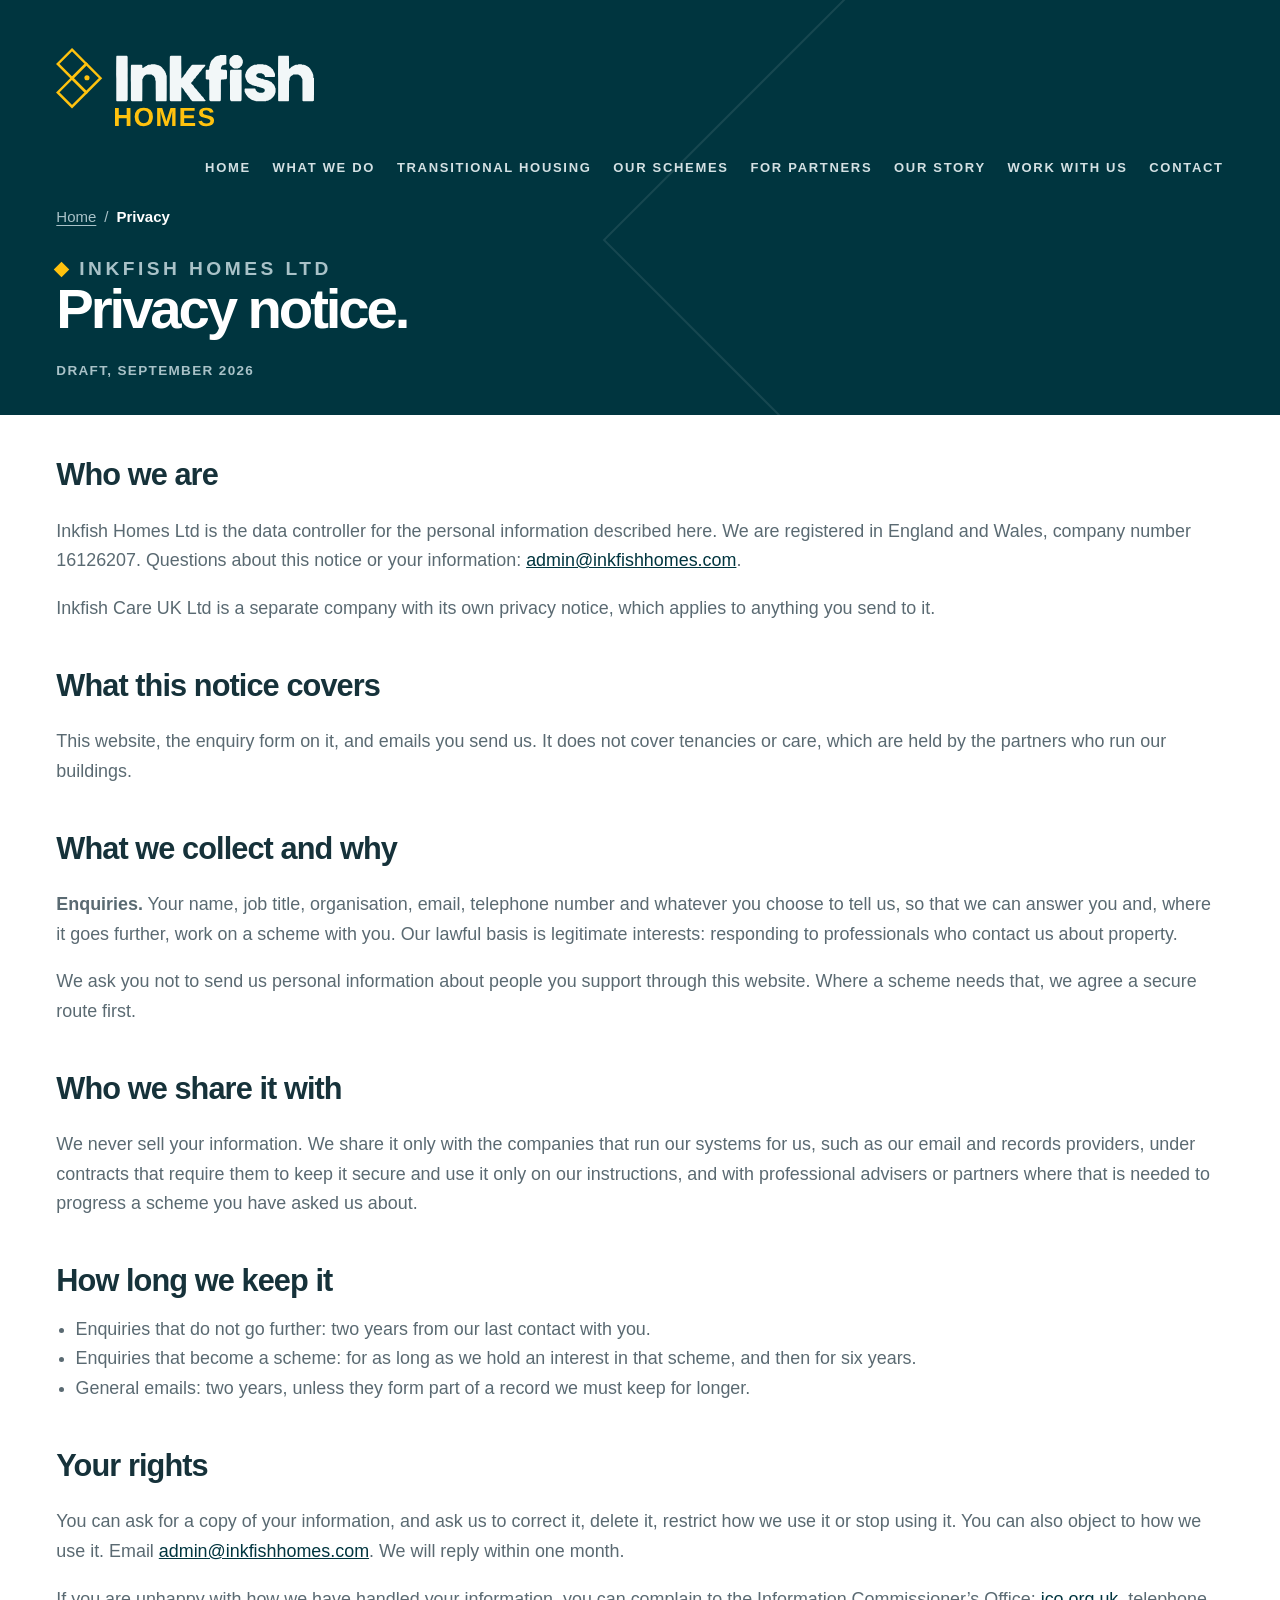
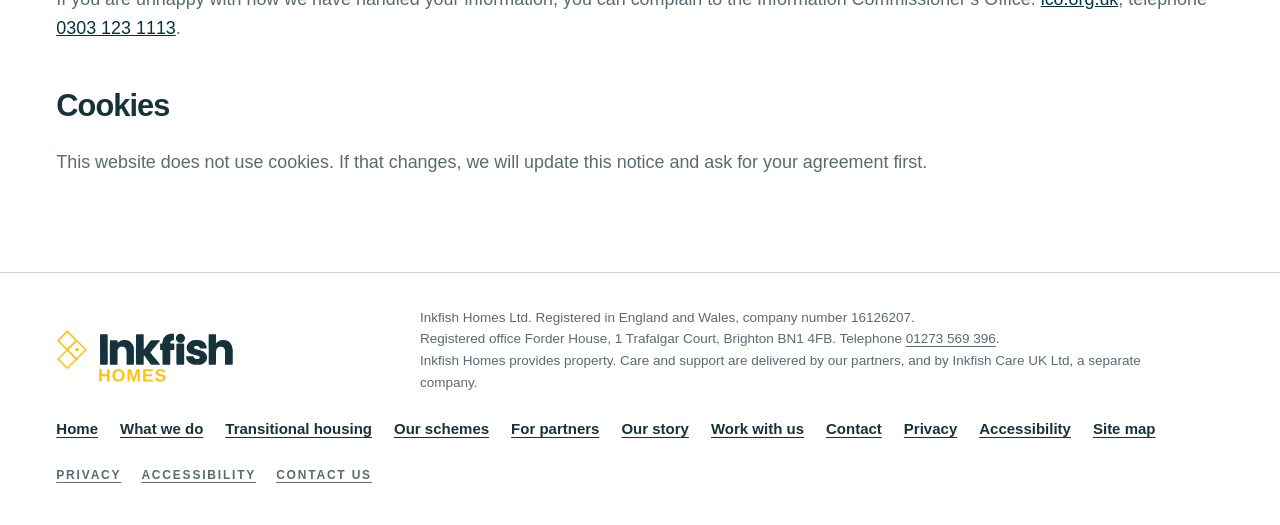
<file: privacy/index.html>
<!doctype html>
<html lang="en-GB">
<head>
<meta charset="utf-8">
<meta name="viewport" content="width=device-width,initial-scale=1,viewport-fit=cover">
<title>Privacy notice | Inkfish Homes</title>
<meta name="description" content="How Inkfish Homes Ltd uses personal information sent through this website and by email.">
<link rel="canonical" href="https://inkfishhomes.com/privacy/">
<meta name="theme-color" content="#00353F">
<meta name="robots" content="index,follow">
<meta name="google-site-verification" content="A4tkW2_D_aHU_9fqfCaSyfAiMgVERLGloLYnITOj9ak">
<meta property="og:type" content="website">
<meta property="og:site_name" content="Inkfish Homes">
<meta property="og:locale" content="en_GB">
<meta property="og:title" content="Privacy notice | Inkfish Homes">
<meta property="og:description" content="How Inkfish Homes Ltd uses personal information sent through this website and by email.">
<meta property="og:url" content="https://inkfishhomes.com/privacy/">
<meta name="twitter:card" content="summary">
<meta name="twitter:title" content="Privacy notice | Inkfish Homes">
<meta name="twitter:description" content="How Inkfish Homes Ltd uses personal information sent through this website and by email.">
<link rel="icon" href="/assets/images/logo-inkfish-mark.svg" type="image/svg+xml">
<link rel="stylesheet" href="/assets/css/style.css">
<script type="application/ld+json">{"@context":"https://schema.org","@graph":[{"@type":"Organization","@id":"https://inkfishhomes.com/#org","name":"Inkfish Homes Ltd","url":"https://inkfishhomes.com/","email":"admin@inkfishhomes.com","telephone":"+441273569396","logo":"https://inkfishhomes.com/assets/images/logo-inkfish-mark.svg","address":{"@type":"PostalAddress","streetAddress":"Forder House, 1 Trafalgar Court","addressLocality":"Brighton","postalCode":"BN1 4FB","addressCountry":"GB"},"identifier":"16126207"},{"@type":"WebSite","@id":"https://inkfishhomes.com/#website","url":"https://inkfishhomes.com/","name":"Inkfish Homes","inLanguage":"en-GB","publisher":{"@id":"https://inkfishhomes.com/#org"}},{"@type":"WebPage","@id":"https://inkfishhomes.com/privacy/#webpage","url":"https://inkfishhomes.com/privacy/","name":"Privacy notice | Inkfish Homes","description":"How Inkfish Homes Ltd uses personal information sent through this website and by email.","isPartOf":{"@id":"https://inkfishhomes.com/#website"},"about":{"@id":"https://inkfishhomes.com/#org"},"inLanguage":"en-GB"},{"@type":"BreadcrumbList","itemListElement":[{"@type":"ListItem","position":1,"name":"Home","item":"https://inkfishhomes.com/"},{"@type":"ListItem","position":2,"name":"Privacy","item":"https://inkfishhomes.com/privacy/"}]}]}</script>
</head>
<body>
<a class="skip" href="#content">Skip to content</a>
<div class="site">
<main id="main">
<header class="b-head doc"><span class="b-ghost ghost-head" aria-hidden="true"></span><div class="rail gut on-dark"><a class="lk lk-lg" href="/" aria-label="Inkfish Homes, home"><i class="d" aria-hidden="true"></i><span class="tx" aria-hidden="true"><i class="w w-care"></i><i class="s s-homes"></i></span></a><button class="menu-btn" type="button" aria-expanded="false" aria-controls="site-nav">Menu</button><nav class="nv" id="site-nav" aria-label="Main"><a href="/">Home</a><a href="/what-we-do/">What we do</a><a href="/transitional-housing/">Transitional housing</a><a href="/our-schemes/">Our schemes</a><a href="/partners/">For partners</a><a href="/our-story/">Our story</a><a href="/work-with-us/">Work with us</a><a href="/contact/">Contact</a></nav></div><div class="gut"><div class="hwrap solo"><div><nav class="crumbs" aria-label="Breadcrumb"><ol><li><a href="/">Home</a></li><li><a href="/privacy/" aria-current="page">Privacy</a></li></ol></nav><p class="b-eye">Inkfish Homes Ltd</p><h1 id="content" tabindex="-1">Privacy notice.</h1><p class="pv-date">Draft, September 2026</p></div></div></div></header>
<section class="b-sec wh doc-body"><div class="gut b-prose"><h2>Who we are</h2><p>Inkfish Homes Ltd is the data controller for the personal information described here. We are registered in England and Wales, company number 16126207. Questions about this notice or your information: <a href="mailto:admin@inkfishhomes.com">admin@inkfishhomes.com</a>.</p><p>Inkfish Care UK Ltd is a separate company with its own privacy notice, which applies to anything you send to it.</p><h2>What this notice covers</h2><p>This website, the enquiry form on it, and emails you send us. It does not cover tenancies or care, which are held by the partners who run our buildings.</p><h2>What we collect and why</h2><p><b>Enquiries.</b> Your name, job title, organisation, email, telephone number and whatever you choose to tell us, so that we can answer you and, where it goes further, work on a scheme with you. Our lawful basis is legitimate interests: responding to professionals who contact us about property.</p><p>We ask you not to send us personal information about people you support through this website. Where a scheme needs that, we agree a secure route first.</p><h2>Who we share it with</h2><p>We never sell your information. We share it only with the companies that run our systems for us, such as our email and records providers, under contracts that require them to keep it secure and use it only on our instructions, and with professional advisers or partners where that is needed to progress a scheme you have asked us about.</p><h2>How long we keep it</h2><ul><li>Enquiries that do not go further: two years from our last contact with you.</li><li>Enquiries that become a scheme: for as long as we hold an interest in that scheme, and then for six years.</li><li>General emails: two years, unless they form part of a record we must keep for longer.</li></ul><h2>Your rights</h2><p>You can ask for a copy of your information, and ask us to correct it, delete it, restrict how we use it or stop using it. You can also object to how we use it. Email <a href="mailto:admin@inkfishhomes.com">admin@inkfishhomes.com</a>. We will reply within one month.</p><p>If you are unhappy with how we have handled your information, you can complain to the Information Commissioner’s Office: <a href="https://ico.org.uk" rel="noopener noreferrer">ico.org.uk</a>, telephone <a href="tel:+443031231113">0303 123 1113</a>.</p><h2>Cookies</h2><p>This website does not use cookies. If that changes, we will update this notice and ask for your agreement first.</p></div></section>
</main>
<footer class="ft"><div class="ft-in gut"><div class="ft-brand"><a class="lk lk-sm" href="/" aria-label="Inkfish Homes, home"><i class="d" aria-hidden="true"></i><span class="tx" aria-hidden="true"><i class="w w-care"></i><i class="s s-homes"></i></span></a></div><div class="ft-legal"><p>Inkfish Homes Ltd. Registered in England and Wales, company number 16126207.<br>Registered office Forder House, 1 Trafalgar Court, Brighton BN1 4FB. Telephone <a href="tel:+441273569396">01273 569 396</a>.<br>Inkfish Homes provides property. Care and support are delivered by our partners, and by Inkfish Care UK Ltd, a separate company.</p></div><nav class="ft-nav" aria-label="Footer"><ul><li><a href="/">Home</a></li><li><a href="/what-we-do/">What we do</a></li><li><a href="/transitional-housing/">Transitional housing</a></li><li><a href="/our-schemes/">Our schemes</a></li><li><a href="/partners/">For partners</a></li><li><a href="/our-story/">Our story</a></li><li><a href="/work-with-us/">Work with us</a></li><li><a href="/contact/">Contact</a></li><li><a href="/privacy/" aria-current="page">Privacy</a></li><li><a href="/accessibility/">Accessibility</a></li><li><a href="/site-map/">Site map</a></li></ul></nav><div class="ft-links"><a href="/privacy/">Privacy</a><a href="/accessibility/">Accessibility</a><a href="/contact/">Contact us</a></div></div></footer>
</div>

<script src="/assets/js/main.js"></script>
</body>
</html>
</file>
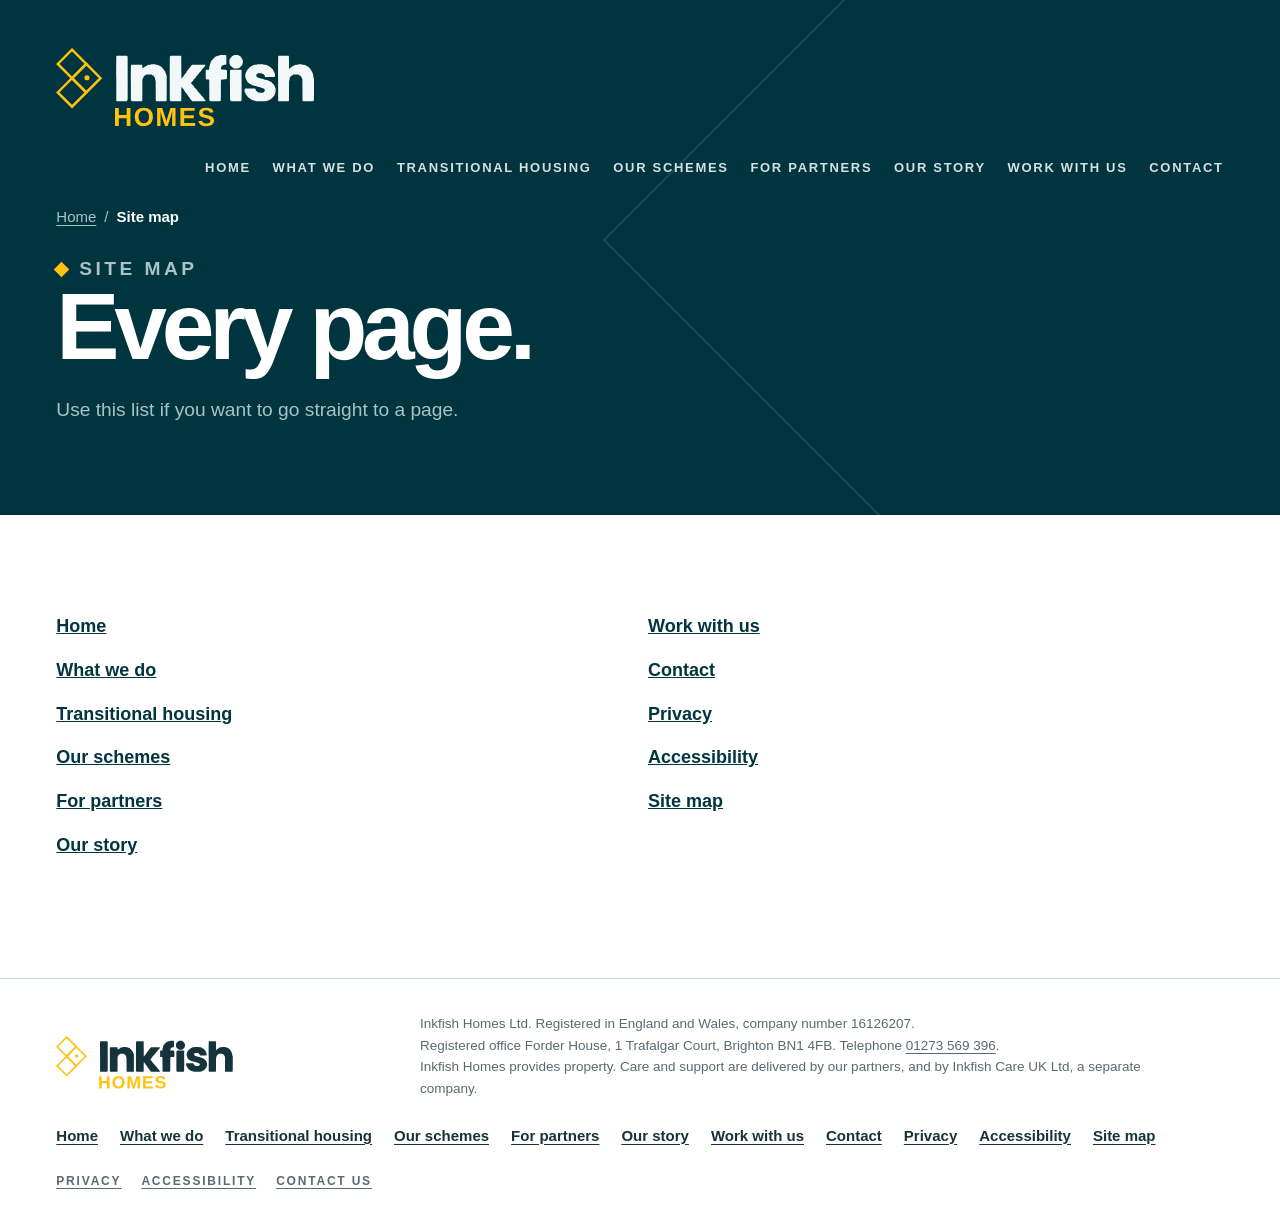
<file: site-map/index.html>
<!doctype html>
<html lang="en-GB">
<head>
<meta charset="utf-8">
<meta name="viewport" content="width=device-width,initial-scale=1,viewport-fit=cover">
<title>Site map | Inkfish Homes</title>
<meta name="description" content="Every page on the Inkfish Homes website.">
<link rel="canonical" href="https://inkfishhomes.com/site-map/">
<meta name="theme-color" content="#00353F">
<meta name="robots" content="index,follow">
<meta name="google-site-verification" content="A4tkW2_D_aHU_9fqfCaSyfAiMgVERLGloLYnITOj9ak">
<meta property="og:type" content="website">
<meta property="og:site_name" content="Inkfish Homes">
<meta property="og:locale" content="en_GB">
<meta property="og:title" content="Site map | Inkfish Homes">
<meta property="og:description" content="Every page on the Inkfish Homes website.">
<meta property="og:url" content="https://inkfishhomes.com/site-map/">
<meta name="twitter:card" content="summary">
<meta name="twitter:title" content="Site map | Inkfish Homes">
<meta name="twitter:description" content="Every page on the Inkfish Homes website.">
<link rel="icon" href="/assets/images/logo-inkfish-mark.svg" type="image/svg+xml">
<link rel="stylesheet" href="/assets/css/style.css">
<script type="application/ld+json">{"@context":"https://schema.org","@graph":[{"@type":"Organization","@id":"https://inkfishhomes.com/#org","name":"Inkfish Homes Ltd","url":"https://inkfishhomes.com/","email":"admin@inkfishhomes.com","telephone":"+441273569396","logo":"https://inkfishhomes.com/assets/images/logo-inkfish-mark.svg","address":{"@type":"PostalAddress","streetAddress":"Forder House, 1 Trafalgar Court","addressLocality":"Brighton","postalCode":"BN1 4FB","addressCountry":"GB"},"identifier":"16126207"},{"@type":"WebSite","@id":"https://inkfishhomes.com/#website","url":"https://inkfishhomes.com/","name":"Inkfish Homes","inLanguage":"en-GB","publisher":{"@id":"https://inkfishhomes.com/#org"}},{"@type":"WebPage","@id":"https://inkfishhomes.com/site-map/#webpage","url":"https://inkfishhomes.com/site-map/","name":"Site map | Inkfish Homes","description":"Every page on the Inkfish Homes website.","isPartOf":{"@id":"https://inkfishhomes.com/#website"},"about":{"@id":"https://inkfishhomes.com/#org"},"inLanguage":"en-GB"},{"@type":"BreadcrumbList","itemListElement":[{"@type":"ListItem","position":1,"name":"Home","item":"https://inkfishhomes.com/"},{"@type":"ListItem","position":2,"name":"Site map","item":"https://inkfishhomes.com/site-map/"}]}]}</script>
</head>
<body>
<a class="skip" href="#content">Skip to content</a>
<div class="site">
<main id="main">
<header class="b-head"><span class="b-ghost ghost-head" aria-hidden="true"></span><div class="rail gut on-dark"><a class="lk lk-lg" href="/" aria-label="Inkfish Homes, home"><i class="d" aria-hidden="true"></i><span class="tx" aria-hidden="true"><i class="w w-care"></i><i class="s s-homes"></i></span></a><button class="menu-btn" type="button" aria-expanded="false" aria-controls="site-nav">Menu</button><nav class="nv" id="site-nav" aria-label="Main"><a href="/">Home</a><a href="/what-we-do/">What we do</a><a href="/transitional-housing/">Transitional housing</a><a href="/our-schemes/">Our schemes</a><a href="/partners/">For partners</a><a href="/our-story/">Our story</a><a href="/work-with-us/">Work with us</a><a href="/contact/">Contact</a></nav></div><div class="gut"><div class="hwrap solo"><div><nav class="crumbs" aria-label="Breadcrumb"><ol><li><a href="/">Home</a></li><li><a href="/site-map/" aria-current="page">Site map</a></li></ol></nav><p class="b-eye">Site map</p><h1 id="content" tabindex="-1">Every page.</h1><p>Use this list if you want to go straight to a page.</p></div></div></div></header>
<section class="b-sec wh"><div class="gut"><ul class="site-map-list"><li><a href="/">Home</a></li><li><a href="/what-we-do/">What we do</a></li><li><a href="/transitional-housing/">Transitional housing</a></li><li><a href="/our-schemes/">Our schemes</a></li><li><a href="/partners/">For partners</a></li><li><a href="/our-story/">Our story</a></li><li><a href="/work-with-us/">Work with us</a></li><li><a href="/contact/">Contact</a></li><li><a href="/privacy/">Privacy</a></li><li><a href="/accessibility/">Accessibility</a></li><li><a href="/site-map/">Site map</a></li></ul></div></section>
</main>
<footer class="ft"><div class="ft-in gut"><div class="ft-brand"><a class="lk lk-sm" href="/" aria-label="Inkfish Homes, home"><i class="d" aria-hidden="true"></i><span class="tx" aria-hidden="true"><i class="w w-care"></i><i class="s s-homes"></i></span></a></div><div class="ft-legal"><p>Inkfish Homes Ltd. Registered in England and Wales, company number 16126207.<br>Registered office Forder House, 1 Trafalgar Court, Brighton BN1 4FB. Telephone <a href="tel:+441273569396">01273 569 396</a>.<br>Inkfish Homes provides property. Care and support are delivered by our partners, and by Inkfish Care UK Ltd, a separate company.</p></div><nav class="ft-nav" aria-label="Footer"><ul><li><a href="/">Home</a></li><li><a href="/what-we-do/">What we do</a></li><li><a href="/transitional-housing/">Transitional housing</a></li><li><a href="/our-schemes/">Our schemes</a></li><li><a href="/partners/">For partners</a></li><li><a href="/our-story/">Our story</a></li><li><a href="/work-with-us/">Work with us</a></li><li><a href="/contact/">Contact</a></li><li><a href="/privacy/">Privacy</a></li><li><a href="/accessibility/">Accessibility</a></li><li><a href="/site-map/" aria-current="page">Site map</a></li></ul></nav><div class="ft-links"><a href="/privacy/">Privacy</a><a href="/accessibility/">Accessibility</a><a href="/contact/">Contact us</a></div></div></footer>
</div>

<script src="/assets/js/main.js"></script>
</body>
</html>
</file>
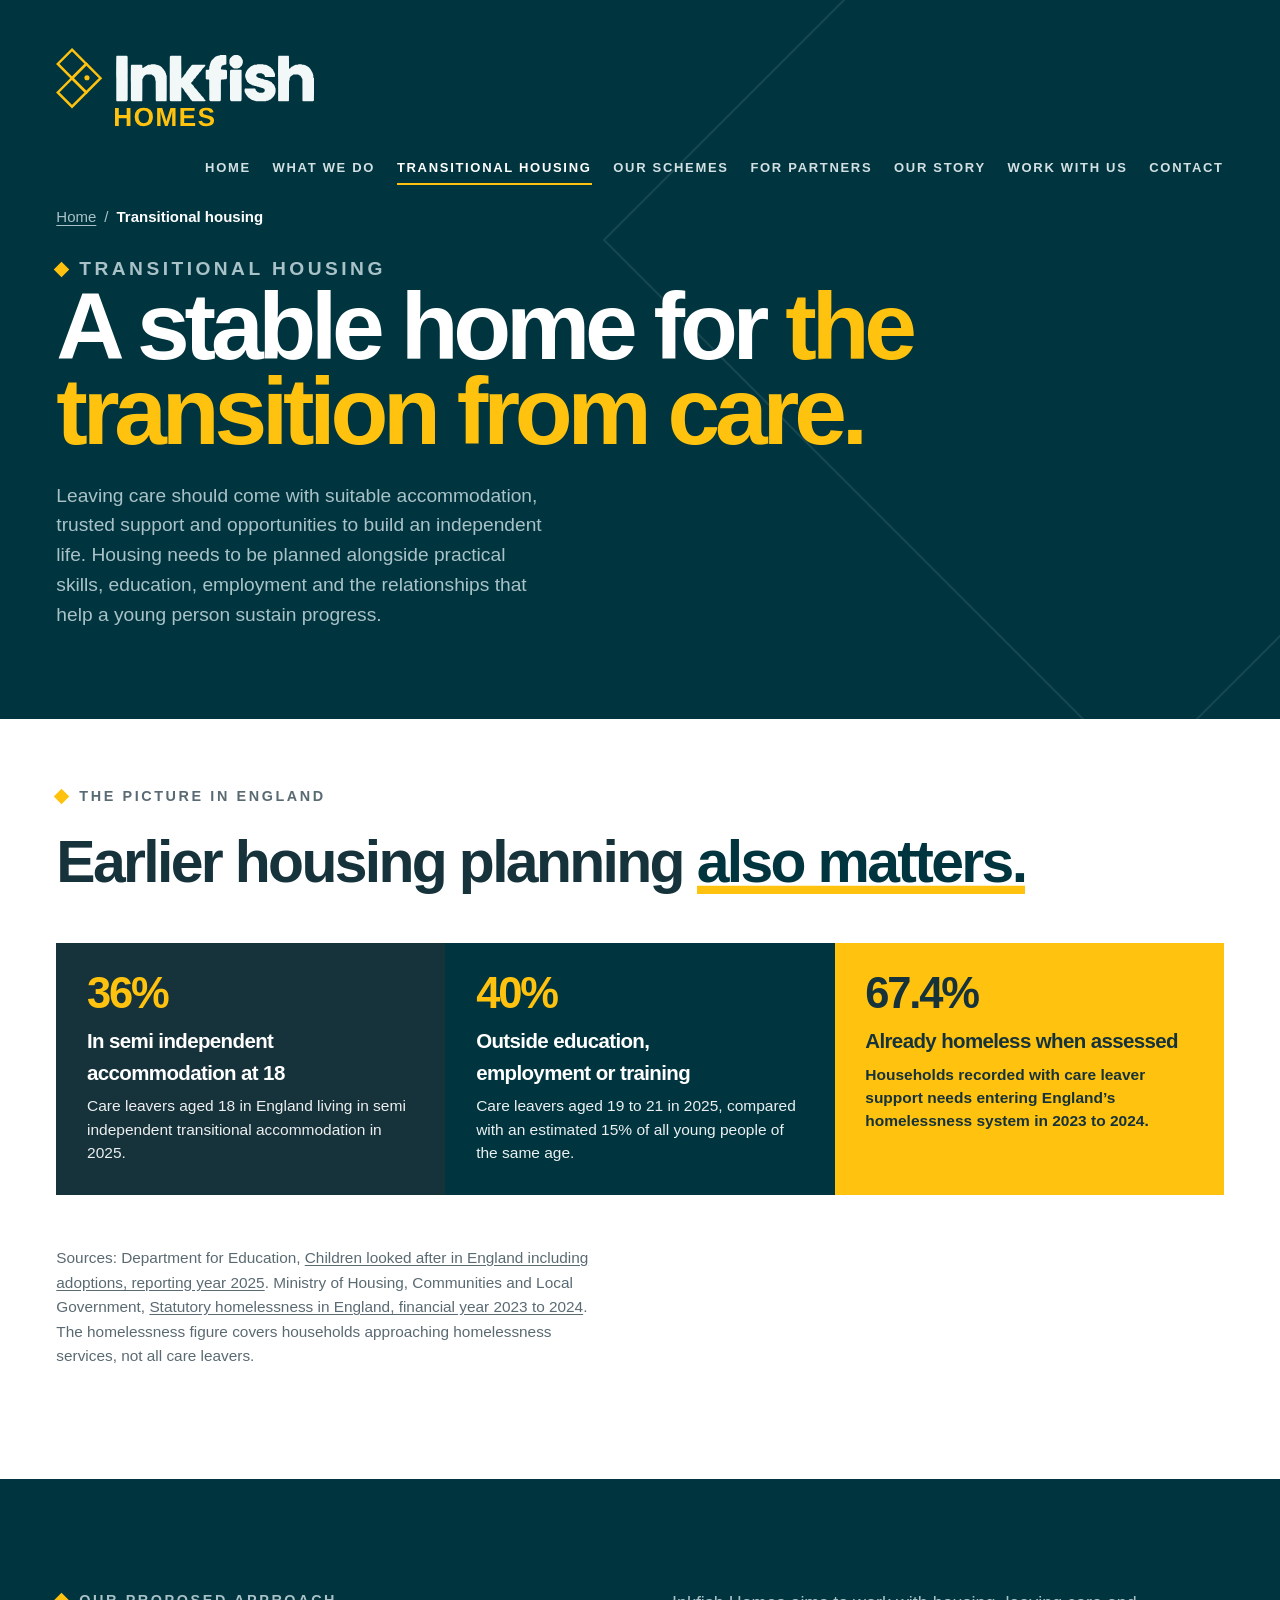
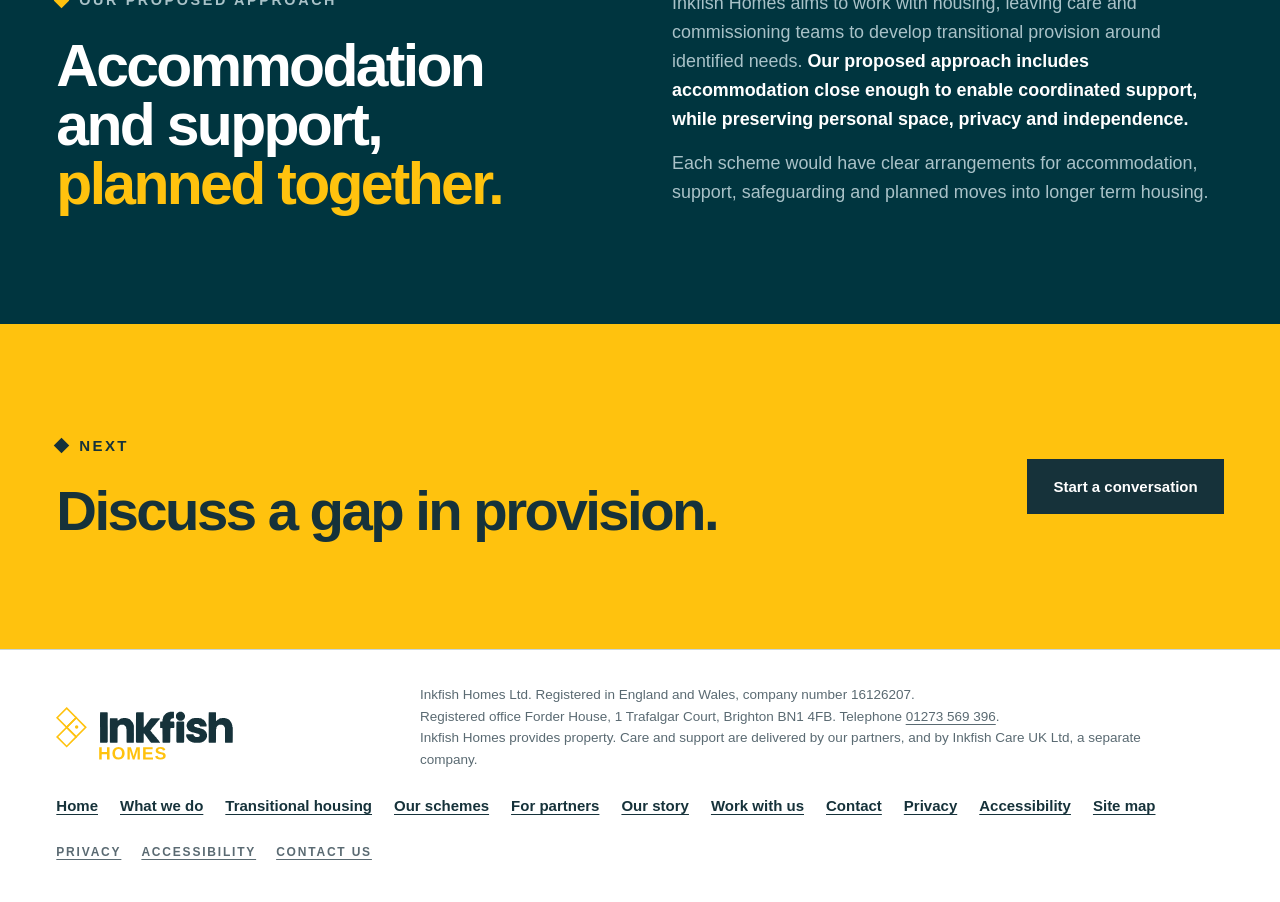
<file: transitional-housing/index.html>
<!doctype html>
<html lang="en-GB">
<head>
<meta charset="utf-8">
<meta name="viewport" content="width=device-width,initial-scale=1,viewport-fit=cover">
<title>Transitional housing for care leavers | Inkfish Homes</title>
<meta name="description" content="Inkfish Homes aims to plan accommodation and support together, so young people leaving care have a stable home and a route towards independence.">
<link rel="canonical" href="https://inkfishhomes.com/transitional-housing/">
<meta name="theme-color" content="#00353F">
<meta name="robots" content="index,follow">
<meta name="google-site-verification" content="A4tkW2_D_aHU_9fqfCaSyfAiMgVERLGloLYnITOj9ak">
<meta property="og:type" content="website">
<meta property="og:site_name" content="Inkfish Homes">
<meta property="og:locale" content="en_GB">
<meta property="og:title" content="Transitional housing for care leavers | Inkfish Homes">
<meta property="og:description" content="Inkfish Homes aims to plan accommodation and support together, so young people leaving care have a stable home and a route towards independence.">
<meta property="og:url" content="https://inkfishhomes.com/transitional-housing/">
<meta name="twitter:card" content="summary">
<meta name="twitter:title" content="Transitional housing for care leavers | Inkfish Homes">
<meta name="twitter:description" content="Inkfish Homes aims to plan accommodation and support together, so young people leaving care have a stable home and a route towards independence.">
<link rel="icon" href="/assets/images/logo-inkfish-mark.svg" type="image/svg+xml">
<link rel="stylesheet" href="/assets/css/style.css">
<script type="application/ld+json">{"@context":"https://schema.org","@graph":[{"@type":"Organization","@id":"https://inkfishhomes.com/#org","name":"Inkfish Homes Ltd","url":"https://inkfishhomes.com/","email":"admin@inkfishhomes.com","telephone":"+441273569396","logo":"https://inkfishhomes.com/assets/images/logo-inkfish-mark.svg","address":{"@type":"PostalAddress","streetAddress":"Forder House, 1 Trafalgar Court","addressLocality":"Brighton","postalCode":"BN1 4FB","addressCountry":"GB"},"identifier":"16126207"},{"@type":"WebSite","@id":"https://inkfishhomes.com/#website","url":"https://inkfishhomes.com/","name":"Inkfish Homes","inLanguage":"en-GB","publisher":{"@id":"https://inkfishhomes.com/#org"}},{"@type":"WebPage","@id":"https://inkfishhomes.com/transitional-housing/#webpage","url":"https://inkfishhomes.com/transitional-housing/","name":"Transitional housing for care leavers | Inkfish Homes","description":"Inkfish Homes aims to plan accommodation and support together, so young people leaving care have a stable home and a route towards independence.","isPartOf":{"@id":"https://inkfishhomes.com/#website"},"about":{"@id":"https://inkfishhomes.com/#org"},"inLanguage":"en-GB"},{"@type":"BreadcrumbList","itemListElement":[{"@type":"ListItem","position":1,"name":"Home","item":"https://inkfishhomes.com/"},{"@type":"ListItem","position":2,"name":"Transitional housing","item":"https://inkfishhomes.com/transitional-housing/"}]}]}</script>
</head>
<body>
<a class="skip" href="#content">Skip to content</a>
<div class="site">
<main id="main">
<header class="b-head"><span class="b-ghost ghost-head" aria-hidden="true"></span><div class="rail gut on-dark"><a class="lk lk-lg" href="/" aria-label="Inkfish Homes, home"><i class="d" aria-hidden="true"></i><span class="tx" aria-hidden="true"><i class="w w-care"></i><i class="s s-homes"></i></span></a><button class="menu-btn" type="button" aria-expanded="false" aria-controls="site-nav">Menu</button><nav class="nv" id="site-nav" aria-label="Main"><a href="/">Home</a><a href="/what-we-do/">What we do</a><a href="/transitional-housing/" aria-current="page">Transitional housing</a><a href="/our-schemes/">Our schemes</a><a href="/partners/">For partners</a><a href="/our-story/">Our story</a><a href="/work-with-us/">Work with us</a><a href="/contact/">Contact</a></nav></div><div class="gut"><div class="hwrap solo"><div><nav class="crumbs" aria-label="Breadcrumb"><ol><li><a href="/">Home</a></li><li><a href="/transitional-housing/" aria-current="page">Transitional housing</a></li></ol></nav><p class="b-eye">Transitional housing</p><h1 id="content" tabindex="-1">A stable home for <em>the transition from care.</em></h1><p>Leaving care should come with suitable accommodation, trusted support and opportunities to build an independent life. Housing needs to be planned alongside practical skills, education, employment and the relationships that help a young person sustain progress.</p></div></div></div></header>
<section class="b-sec wh"><div class="gut"><p class="b-eye">The picture in England</p><h2 class="b-h">Earlier housing planning <em>also matters.</em></h2><div class="th-tiles"><div class="th-tile"><b>36%</b><h3>In semi independent accommodation at 18</h3><p>Care leavers aged 18 in England living in semi independent transitional accommodation in 2025.</p></div><div class="th-tile"><b>40%</b><h3>Outside education, employment or training</h3><p>Care leavers aged 19 to 21 in 2025, compared with an estimated 15% of all young people of the same age.</p></div><div class="th-tile"><b>67.4%</b><h3>Already homeless when assessed</h3><p>Households recorded with care leaver support needs entering England’s homelessness system in 2023 to 2024.</p></div></div><p class="b-note">Sources: Department for Education, <a href="https://explore-education-statistics.service.gov.uk/find-statistics/children-looked-after-in-england-including-adoptions/2025" rel="noopener noreferrer">Children looked after in England including adoptions, reporting year 2025</a>. Ministry of Housing, Communities and Local Government, <a href="https://www.gov.uk/government/statistics/statutory-homelessness-in-england-financial-year-2023-24" rel="noopener noreferrer">Statutory homelessness in England, financial year 2023 to 2024</a>. The homelessness figure covers households approaching homelessness services, not all care leavers.</p></div></section>
<section class="b-sec te"><div class="gut b-2 top"><div><p class="b-eye">Our proposed approach</p><h2 class="b-h">Accommodation and support, <em>planned together.</em></h2></div><div class="b-body"><p>Inkfish Homes aims to work with housing, leaving care and commissioning teams to develop transitional provision around identified needs. <b>Our proposed approach includes accommodation close enough to enable coordinated support, while preserving personal space, privacy and independence.</b></p><p>Each scheme would have clear arrangements for accommodation, support, safeguarding and planned moves into longer term housing.</p></div></div></section>
<section class="b-sec or"><div class="gut b-cta"><div><p class="b-eye">Next</p><h2 class="b-h">Discuss a gap in provision.</h2></div><a class="b-btn" href="/contact/" data-open="eq-dlg" data-about="Transitional housing for care leavers">Start a conversation</a></div></section>
</main>
<footer class="ft"><div class="ft-in gut"><div class="ft-brand"><a class="lk lk-sm" href="/" aria-label="Inkfish Homes, home"><i class="d" aria-hidden="true"></i><span class="tx" aria-hidden="true"><i class="w w-care"></i><i class="s s-homes"></i></span></a></div><div class="ft-legal"><p>Inkfish Homes Ltd. Registered in England and Wales, company number 16126207.<br>Registered office Forder House, 1 Trafalgar Court, Brighton BN1 4FB. Telephone <a href="tel:+441273569396">01273 569 396</a>.<br>Inkfish Homes provides property. Care and support are delivered by our partners, and by Inkfish Care UK Ltd, a separate company.</p></div><nav class="ft-nav" aria-label="Footer"><ul><li><a href="/">Home</a></li><li><a href="/what-we-do/">What we do</a></li><li><a href="/transitional-housing/" aria-current="page">Transitional housing</a></li><li><a href="/our-schemes/">Our schemes</a></li><li><a href="/partners/">For partners</a></li><li><a href="/our-story/">Our story</a></li><li><a href="/work-with-us/">Work with us</a></li><li><a href="/contact/">Contact</a></li><li><a href="/privacy/">Privacy</a></li><li><a href="/accessibility/">Accessibility</a></li><li><a href="/site-map/">Site map</a></li></ul></nav><div class="ft-links"><a href="/privacy/">Privacy</a><a href="/accessibility/">Accessibility</a><a href="/contact/">Contact us</a></div></div></footer>
</div>
<dialog class="ln-dlg cp-dlg" id="eq-dlg" aria-labelledby="eq-title"><button type="button" class="ln-x" data-close aria-label="Close"></button><form class="cp" id="eq-form" action="mailto:admin@inkfishhomes.com" method="post" enctype="text/plain" data-form="homes" novalidate><p class="b-eye">Inkfish Homes</p><h2 class="cp-h" id="eq-title">Start a conversation.</h2><p class="rf-warn">Tell us what you are trying to solve. You do not need a completed proposal to begin a discussion.</p><fieldset class="rf-set"><legend>About you</legend><div class="cp-grid"><label>Your name<input id="name" name="name" type="text" autocomplete="name" required></label><label>Job title<input id="title" name="title" type="text" autocomplete="organization-title"></label><label class="wide">Organisation<input id="org" name="org" type="text" autocomplete="organization" required></label><label>Email<input id="email" name="email" type="email" autocomplete="email" inputmode="email" required></label><label>Telephone<input id="tel" name="tel" type="tel" autocomplete="tel" inputmode="tel"></label><label class="wide">You are a<select id="role" name="role" required><option value="" selected>Please choose</option><option>Local authority</option><option>Regional Care Cooperative or commissioning partnership</option><option>Housing association or registered provider</option><option>Care or support provider</option><option>Landowner, agent or developer</option><option>Contractor or consultant</option><option>Something else</option></select></label></div></fieldset><fieldset class="rf-set"><legend>What it is about</legend><div class="cp-grid"><label class="wide">This is about<select id="about" name="about" required><option value="" selected>Please choose</option><option>A site or a building</option><option>A scheme we could develop together</option><option>Transitional housing for care leavers</option><option>A service I want to open</option><option>Working with Inkfish Homes</option><option>Something else</option></select></label><label>Location, if you have one<input id="where" name="where" type="text" maxlength="120"></label><label>Timescale<select id="when" name="when"><option value="" selected>Please choose</option><option>As soon as possible</option><option>Within six months</option><option>Within a year</option><option>Longer term</option><option>Not sure yet</option></select></label></div><label class="wide rf-text">Tell us more<textarea id="message" name="message" rows="5" maxlength="1500" required></textarea></label></fieldset><label class="cp-check"><input id="consent" name="consent" type="checkbox" required><span>I am happy for Inkfish Homes to contact me about this enquiry.</span></label><button type="submit" class="b-btn">Send</button><p class="cp-small">Please do not include identifying information about children or other prospective residents in your initial enquiry. Where necessary, we will agree a secure route for sharing further information.</p><p class="cp-small">Inkfish Homes Ltd uses these details only to answer your enquiry. <a href="/privacy/">Read our privacy notice</a> for how long we keep them and your rights. We aim to reply within two working days. If the form cannot be sent from here, your email app opens with the message ready. If it does not open, email <a href="mailto:admin@inkfishhomes.com">admin@inkfishhomes.com</a>.</p></form><div class="cp-done" hidden><h2 class="cp-h">Thank you.</h2><p class="done-sent">We have your message and a person will read it. We aim to reply within two working days.</p><p class="done-mail">Your email app should have opened with your message ready to send. Press send and we will reply within two working days. If nothing opened, email <a href="mailto:admin@inkfishhomes.com">admin@inkfishhomes.com</a>.</p></div></dialog>
<script src="/assets/js/main.js"></script>
</body>
</html>
</file>
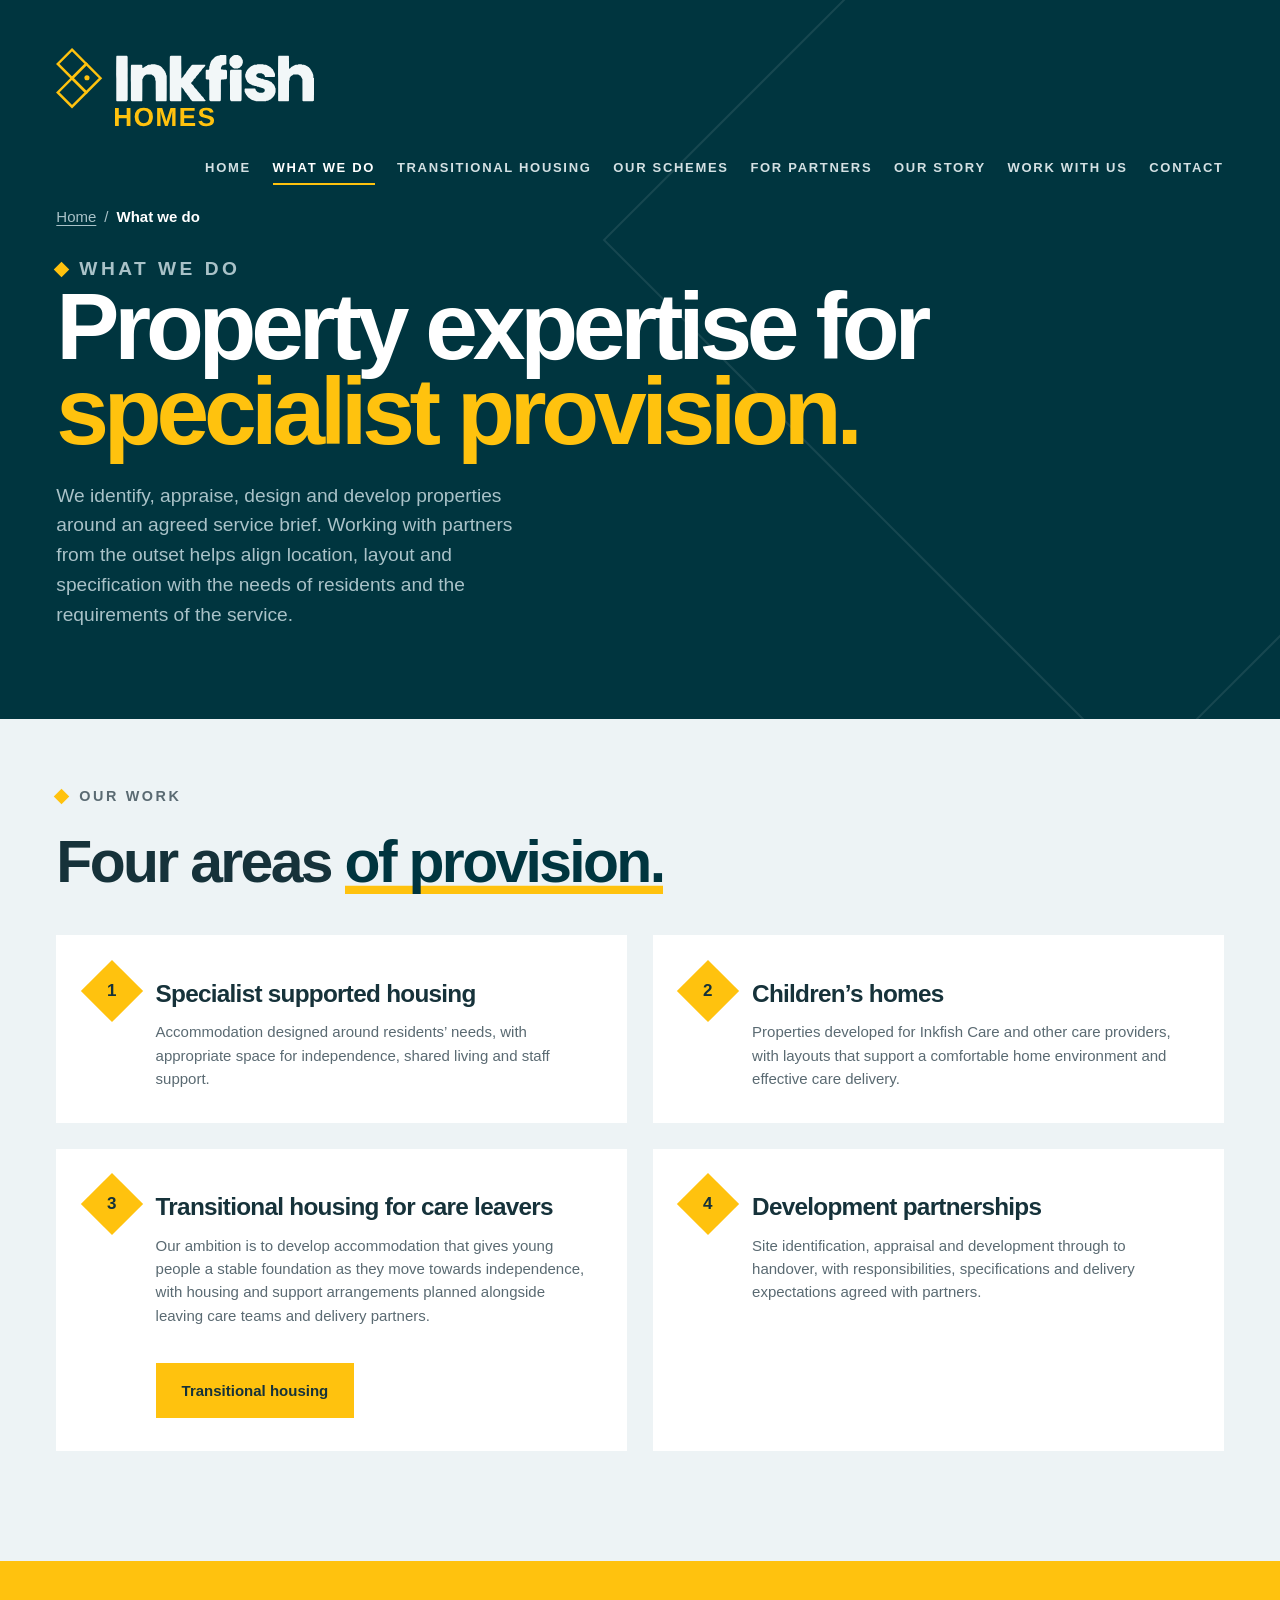
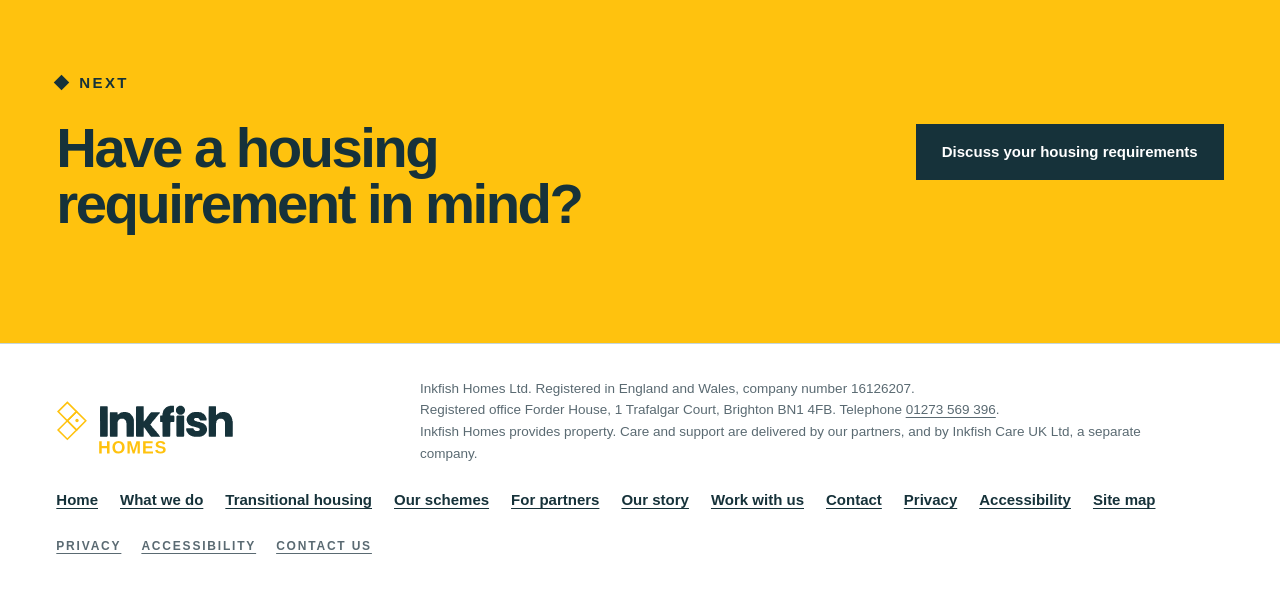
<file: what-we-do/index.html>
<!doctype html>
<html lang="en-GB">
<head>
<meta charset="utf-8">
<meta name="viewport" content="width=device-width,initial-scale=1,viewport-fit=cover">
<title>What we do | Inkfish Homes</title>
<meta name="description" content="Inkfish Homes identifies, appraises, designs and develops properties for specialist supported housing, children’s homes, transitional housing and development partnerships.">
<link rel="canonical" href="https://inkfishhomes.com/what-we-do/">
<meta name="theme-color" content="#00353F">
<meta name="robots" content="index,follow">
<meta name="google-site-verification" content="A4tkW2_D_aHU_9fqfCaSyfAiMgVERLGloLYnITOj9ak">
<meta property="og:type" content="website">
<meta property="og:site_name" content="Inkfish Homes">
<meta property="og:locale" content="en_GB">
<meta property="og:title" content="What we do | Inkfish Homes">
<meta property="og:description" content="Inkfish Homes identifies, appraises, designs and develops properties for specialist supported housing, children’s homes, transitional housing and development partnerships.">
<meta property="og:url" content="https://inkfishhomes.com/what-we-do/">
<meta name="twitter:card" content="summary">
<meta name="twitter:title" content="What we do | Inkfish Homes">
<meta name="twitter:description" content="Inkfish Homes identifies, appraises, designs and develops properties for specialist supported housing, children’s homes, transitional housing and development partnerships.">
<link rel="icon" href="/assets/images/logo-inkfish-mark.svg" type="image/svg+xml">
<link rel="stylesheet" href="/assets/css/style.css">
<script type="application/ld+json">{"@context":"https://schema.org","@graph":[{"@type":"Organization","@id":"https://inkfishhomes.com/#org","name":"Inkfish Homes Ltd","url":"https://inkfishhomes.com/","email":"admin@inkfishhomes.com","telephone":"+441273569396","logo":"https://inkfishhomes.com/assets/images/logo-inkfish-mark.svg","address":{"@type":"PostalAddress","streetAddress":"Forder House, 1 Trafalgar Court","addressLocality":"Brighton","postalCode":"BN1 4FB","addressCountry":"GB"},"identifier":"16126207"},{"@type":"WebSite","@id":"https://inkfishhomes.com/#website","url":"https://inkfishhomes.com/","name":"Inkfish Homes","inLanguage":"en-GB","publisher":{"@id":"https://inkfishhomes.com/#org"}},{"@type":"WebPage","@id":"https://inkfishhomes.com/what-we-do/#webpage","url":"https://inkfishhomes.com/what-we-do/","name":"What we do | Inkfish Homes","description":"Inkfish Homes identifies, appraises, designs and develops properties for specialist supported housing, children’s homes, transitional housing and development partnerships.","isPartOf":{"@id":"https://inkfishhomes.com/#website"},"about":{"@id":"https://inkfishhomes.com/#org"},"inLanguage":"en-GB"},{"@type":"BreadcrumbList","itemListElement":[{"@type":"ListItem","position":1,"name":"Home","item":"https://inkfishhomes.com/"},{"@type":"ListItem","position":2,"name":"What we do","item":"https://inkfishhomes.com/what-we-do/"}]}]}</script>
</head>
<body>
<a class="skip" href="#content">Skip to content</a>
<div class="site">
<main id="main">
<header class="b-head"><span class="b-ghost ghost-head" aria-hidden="true"></span><div class="rail gut on-dark"><a class="lk lk-lg" href="/" aria-label="Inkfish Homes, home"><i class="d" aria-hidden="true"></i><span class="tx" aria-hidden="true"><i class="w w-care"></i><i class="s s-homes"></i></span></a><button class="menu-btn" type="button" aria-expanded="false" aria-controls="site-nav">Menu</button><nav class="nv" id="site-nav" aria-label="Main"><a href="/">Home</a><a href="/what-we-do/" aria-current="page">What we do</a><a href="/transitional-housing/">Transitional housing</a><a href="/our-schemes/">Our schemes</a><a href="/partners/">For partners</a><a href="/our-story/">Our story</a><a href="/work-with-us/">Work with us</a><a href="/contact/">Contact</a></nav></div><div class="gut"><div class="hwrap solo"><div><nav class="crumbs" aria-label="Breadcrumb"><ol><li><a href="/">Home</a></li><li><a href="/what-we-do/" aria-current="page">What we do</a></li></ol></nav><p class="b-eye">What we do</p><h1 id="content" tabindex="-1">Property expertise for <em>specialist provision.</em></h1><p>We identify, appraise, design and develop properties around an agreed service brief. Working with partners from the outset helps align location, layout and specification with the needs of residents and the requirements of the service.</p></div></div></div></header>
<section class="b-sec st"><div class="gut"><p class="b-eye">Our work</p><h2 class="b-h">Four areas <em>of provision.</em></h2><div class="b-hire two"><div><span class="b-badge" aria-hidden="true"><b>1</b></span><div><h3>Specialist supported housing</h3><p>Accommodation designed around residents’ needs, with appropriate space for independence, shared living and staff support.</p></div></div><div><span class="b-badge" aria-hidden="true"><b>2</b></span><div><h3>Children’s homes</h3><p>Properties developed for Inkfish Care and other care providers, with layouts that support a comfortable home environment and effective care delivery.</p></div></div><div><span class="b-badge" aria-hidden="true"><b>3</b></span><div><h3>Transitional housing for care leavers</h3><p>Our ambition is to develop accommodation that gives young people a stable foundation as they move towards independence, with housing and support arrangements planned alongside leaving care teams and delivery partners.</p><a class="b-btn" href="/transitional-housing/">Transitional housing</a></div></div><div><span class="b-badge" aria-hidden="true"><b>4</b></span><div><h3>Development partnerships</h3><p>Site identification, appraisal and development through to handover, with responsibilities, specifications and delivery expectations agreed with partners.</p></div></div></div></div></section>
<section class="b-sec or"><div class="gut b-cta"><div><p class="b-eye">Next</p><h2 class="b-h">Have a housing requirement in mind?</h2></div><a class="b-btn" href="/contact/" data-open="eq-dlg">Discuss your housing requirements</a></div></section>
</main>
<footer class="ft"><div class="ft-in gut"><div class="ft-brand"><a class="lk lk-sm" href="/" aria-label="Inkfish Homes, home"><i class="d" aria-hidden="true"></i><span class="tx" aria-hidden="true"><i class="w w-care"></i><i class="s s-homes"></i></span></a></div><div class="ft-legal"><p>Inkfish Homes Ltd. Registered in England and Wales, company number 16126207.<br>Registered office Forder House, 1 Trafalgar Court, Brighton BN1 4FB. Telephone <a href="tel:+441273569396">01273 569 396</a>.<br>Inkfish Homes provides property. Care and support are delivered by our partners, and by Inkfish Care UK Ltd, a separate company.</p></div><nav class="ft-nav" aria-label="Footer"><ul><li><a href="/">Home</a></li><li><a href="/what-we-do/" aria-current="page">What we do</a></li><li><a href="/transitional-housing/">Transitional housing</a></li><li><a href="/our-schemes/">Our schemes</a></li><li><a href="/partners/">For partners</a></li><li><a href="/our-story/">Our story</a></li><li><a href="/work-with-us/">Work with us</a></li><li><a href="/contact/">Contact</a></li><li><a href="/privacy/">Privacy</a></li><li><a href="/accessibility/">Accessibility</a></li><li><a href="/site-map/">Site map</a></li></ul></nav><div class="ft-links"><a href="/privacy/">Privacy</a><a href="/accessibility/">Accessibility</a><a href="/contact/">Contact us</a></div></div></footer>
</div>
<dialog class="ln-dlg cp-dlg" id="eq-dlg" aria-labelledby="eq-title"><button type="button" class="ln-x" data-close aria-label="Close"></button><form class="cp" id="eq-form" action="mailto:admin@inkfishhomes.com" method="post" enctype="text/plain" data-form="homes" novalidate><p class="b-eye">Inkfish Homes</p><h2 class="cp-h" id="eq-title">Start a conversation.</h2><p class="rf-warn">Tell us what you are trying to solve. You do not need a completed proposal to begin a discussion.</p><fieldset class="rf-set"><legend>About you</legend><div class="cp-grid"><label>Your name<input id="name" name="name" type="text" autocomplete="name" required></label><label>Job title<input id="title" name="title" type="text" autocomplete="organization-title"></label><label class="wide">Organisation<input id="org" name="org" type="text" autocomplete="organization" required></label><label>Email<input id="email" name="email" type="email" autocomplete="email" inputmode="email" required></label><label>Telephone<input id="tel" name="tel" type="tel" autocomplete="tel" inputmode="tel"></label><label class="wide">You are a<select id="role" name="role" required><option value="" selected>Please choose</option><option>Local authority</option><option>Regional Care Cooperative or commissioning partnership</option><option>Housing association or registered provider</option><option>Care or support provider</option><option>Landowner, agent or developer</option><option>Contractor or consultant</option><option>Something else</option></select></label></div></fieldset><fieldset class="rf-set"><legend>What it is about</legend><div class="cp-grid"><label class="wide">This is about<select id="about" name="about" required><option value="" selected>Please choose</option><option>A site or a building</option><option>A scheme we could develop together</option><option>Transitional housing for care leavers</option><option>A service I want to open</option><option>Working with Inkfish Homes</option><option>Something else</option></select></label><label>Location, if you have one<input id="where" name="where" type="text" maxlength="120"></label><label>Timescale<select id="when" name="when"><option value="" selected>Please choose</option><option>As soon as possible</option><option>Within six months</option><option>Within a year</option><option>Longer term</option><option>Not sure yet</option></select></label></div><label class="wide rf-text">Tell us more<textarea id="message" name="message" rows="5" maxlength="1500" required></textarea></label></fieldset><label class="cp-check"><input id="consent" name="consent" type="checkbox" required><span>I am happy for Inkfish Homes to contact me about this enquiry.</span></label><button type="submit" class="b-btn">Send</button><p class="cp-small">Please do not include identifying information about children or other prospective residents in your initial enquiry. Where necessary, we will agree a secure route for sharing further information.</p><p class="cp-small">Inkfish Homes Ltd uses these details only to answer your enquiry. <a href="/privacy/">Read our privacy notice</a> for how long we keep them and your rights. We aim to reply within two working days. If the form cannot be sent from here, your email app opens with the message ready. If it does not open, email <a href="mailto:admin@inkfishhomes.com">admin@inkfishhomes.com</a>.</p></form><div class="cp-done" hidden><h2 class="cp-h">Thank you.</h2><p class="done-sent">We have your message and a person will read it. We aim to reply within two working days.</p><p class="done-mail">Your email app should have opened with your message ready to send. Press send and we will reply within two working days. If nothing opened, email <a href="mailto:admin@inkfishhomes.com">admin@inkfishhomes.com</a>.</p></div></dialog>
<script src="/assets/js/main.js"></script>
</body>
</html>
</file>
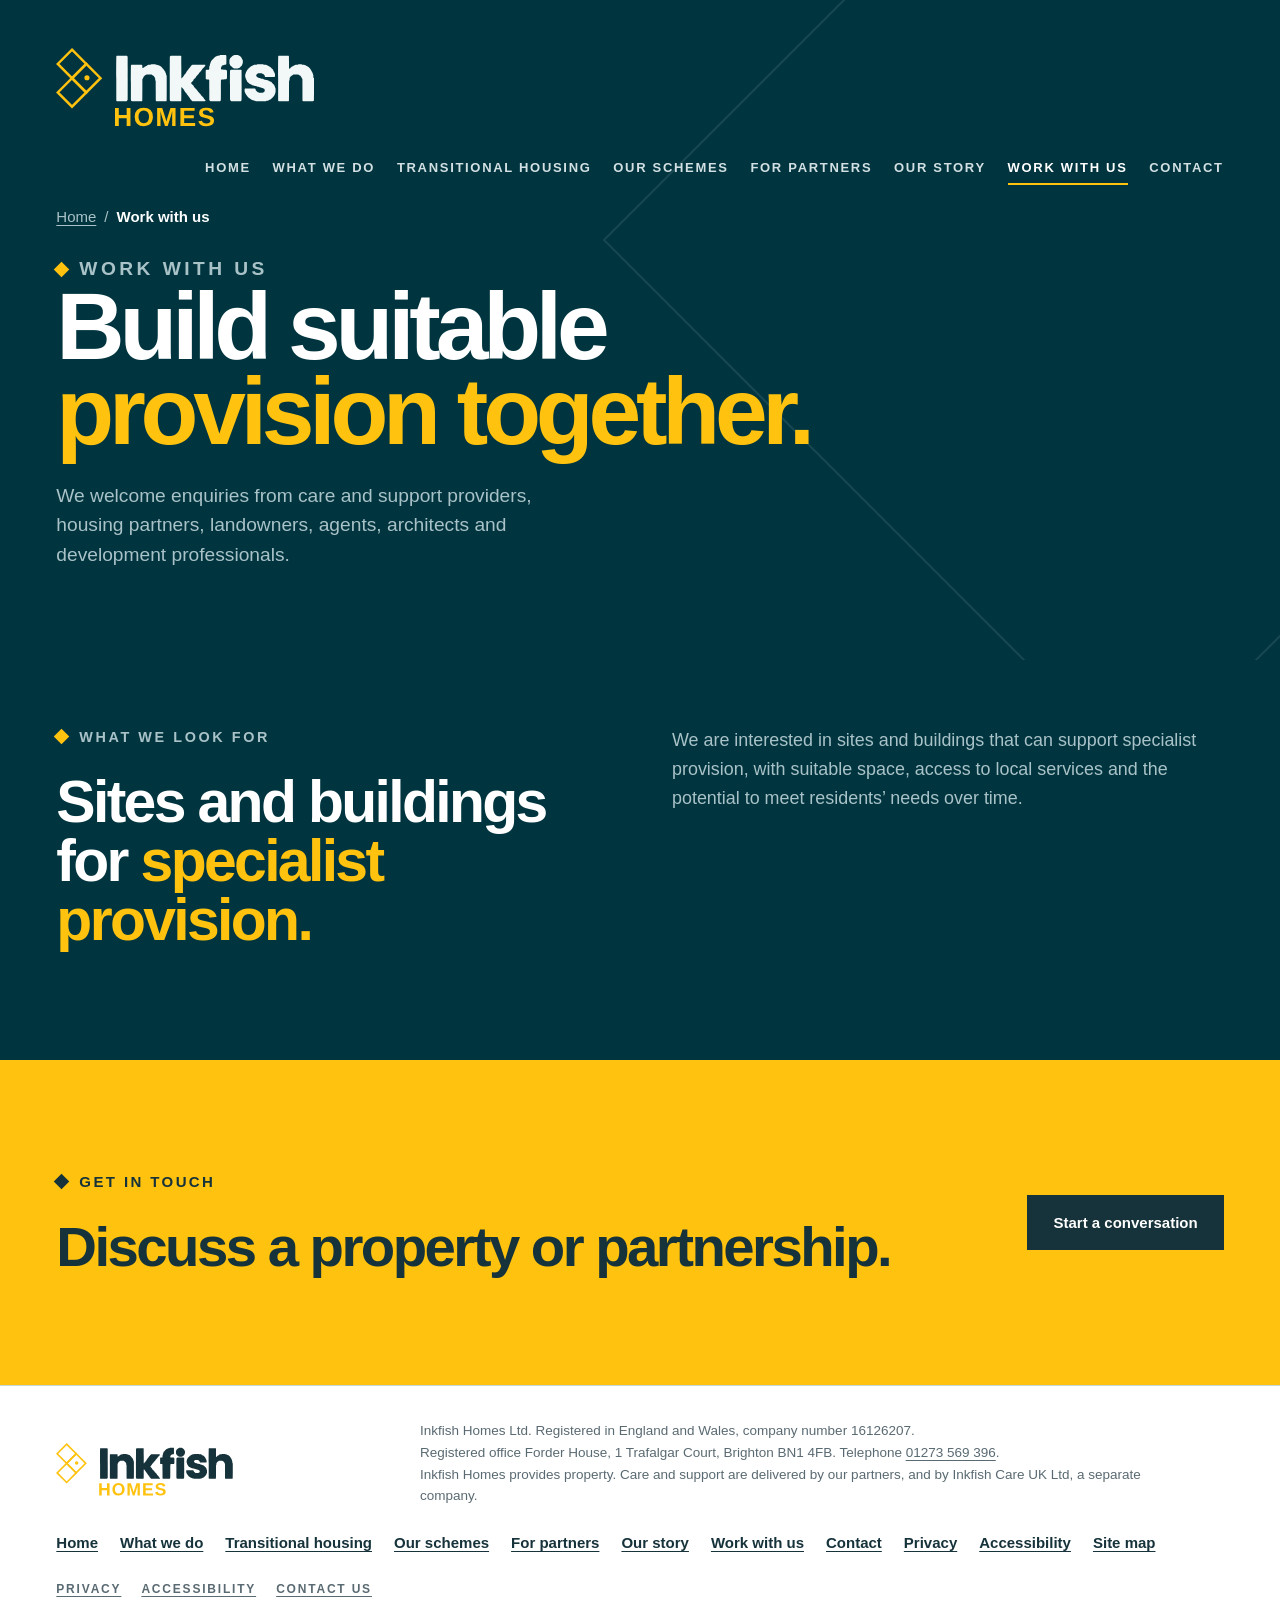
<file: work-with-us/index.html>
<!doctype html>
<html lang="en-GB">
<head>
<meta charset="utf-8">
<meta name="viewport" content="width=device-width,initial-scale=1,viewport-fit=cover">
<title>Work with us | Inkfish Homes</title>
<meta name="description" content="Inkfish Homes welcomes enquiries from care and support providers, housing partners, landowners, agents, architects and development professionals.">
<link rel="canonical" href="https://inkfishhomes.com/work-with-us/">
<meta name="theme-color" content="#00353F">
<meta name="robots" content="index,follow">
<meta name="google-site-verification" content="A4tkW2_D_aHU_9fqfCaSyfAiMgVERLGloLYnITOj9ak">
<meta property="og:type" content="website">
<meta property="og:site_name" content="Inkfish Homes">
<meta property="og:locale" content="en_GB">
<meta property="og:title" content="Work with us | Inkfish Homes">
<meta property="og:description" content="Inkfish Homes welcomes enquiries from care and support providers, housing partners, landowners, agents, architects and development professionals.">
<meta property="og:url" content="https://inkfishhomes.com/work-with-us/">
<meta name="twitter:card" content="summary">
<meta name="twitter:title" content="Work with us | Inkfish Homes">
<meta name="twitter:description" content="Inkfish Homes welcomes enquiries from care and support providers, housing partners, landowners, agents, architects and development professionals.">
<link rel="icon" href="/assets/images/logo-inkfish-mark.svg" type="image/svg+xml">
<link rel="stylesheet" href="/assets/css/style.css">
<script type="application/ld+json">{"@context":"https://schema.org","@graph":[{"@type":"Organization","@id":"https://inkfishhomes.com/#org","name":"Inkfish Homes Ltd","url":"https://inkfishhomes.com/","email":"admin@inkfishhomes.com","telephone":"+441273569396","logo":"https://inkfishhomes.com/assets/images/logo-inkfish-mark.svg","address":{"@type":"PostalAddress","streetAddress":"Forder House, 1 Trafalgar Court","addressLocality":"Brighton","postalCode":"BN1 4FB","addressCountry":"GB"},"identifier":"16126207"},{"@type":"WebSite","@id":"https://inkfishhomes.com/#website","url":"https://inkfishhomes.com/","name":"Inkfish Homes","inLanguage":"en-GB","publisher":{"@id":"https://inkfishhomes.com/#org"}},{"@type":"WebPage","@id":"https://inkfishhomes.com/work-with-us/#webpage","url":"https://inkfishhomes.com/work-with-us/","name":"Work with us | Inkfish Homes","description":"Inkfish Homes welcomes enquiries from care and support providers, housing partners, landowners, agents, architects and development professionals.","isPartOf":{"@id":"https://inkfishhomes.com/#website"},"about":{"@id":"https://inkfishhomes.com/#org"},"inLanguage":"en-GB"},{"@type":"BreadcrumbList","itemListElement":[{"@type":"ListItem","position":1,"name":"Home","item":"https://inkfishhomes.com/"},{"@type":"ListItem","position":2,"name":"Work with us","item":"https://inkfishhomes.com/work-with-us/"}]}]}</script>
</head>
<body>
<a class="skip" href="#content">Skip to content</a>
<div class="site">
<main id="main">
<header class="b-head"><span class="b-ghost ghost-head" aria-hidden="true"></span><div class="rail gut on-dark"><a class="lk lk-lg" href="/" aria-label="Inkfish Homes, home"><i class="d" aria-hidden="true"></i><span class="tx" aria-hidden="true"><i class="w w-care"></i><i class="s s-homes"></i></span></a><button class="menu-btn" type="button" aria-expanded="false" aria-controls="site-nav">Menu</button><nav class="nv" id="site-nav" aria-label="Main"><a href="/">Home</a><a href="/what-we-do/">What we do</a><a href="/transitional-housing/">Transitional housing</a><a href="/our-schemes/">Our schemes</a><a href="/partners/">For partners</a><a href="/our-story/">Our story</a><a href="/work-with-us/" aria-current="page">Work with us</a><a href="/contact/">Contact</a></nav></div><div class="gut"><div class="hwrap solo"><div><nav class="crumbs" aria-label="Breadcrumb"><ol><li><a href="/">Home</a></li><li><a href="/work-with-us/" aria-current="page">Work with us</a></li></ol></nav><p class="b-eye">Work with us</p><h1 id="content" tabindex="-1">Build suitable <em>provision together.</em></h1><p>We welcome enquiries from care and support providers, housing partners, landowners, agents, architects and development professionals.</p></div></div></div></header>
<section class="b-sec te"><div class="gut b-2 top"><div><p class="b-eye">What we look for</p><h2 class="b-h">Sites and buildings for <em>specialist provision.</em></h2></div><div class="b-body"><p>We are interested in sites and buildings that can support specialist provision, with suitable space, access to local services and the potential to meet residents’ needs over time.</p></div></div></section>
<section class="b-sec or"><div class="gut b-cta"><div><p class="b-eye">Get in touch</p><h2 class="b-h">Discuss a property or partnership.</h2></div><a class="b-btn" href="/contact/" data-open="eq-dlg" data-about="A site or a building">Start a conversation</a></div></section>
</main>
<footer class="ft"><div class="ft-in gut"><div class="ft-brand"><a class="lk lk-sm" href="/" aria-label="Inkfish Homes, home"><i class="d" aria-hidden="true"></i><span class="tx" aria-hidden="true"><i class="w w-care"></i><i class="s s-homes"></i></span></a></div><div class="ft-legal"><p>Inkfish Homes Ltd. Registered in England and Wales, company number 16126207.<br>Registered office Forder House, 1 Trafalgar Court, Brighton BN1 4FB. Telephone <a href="tel:+441273569396">01273 569 396</a>.<br>Inkfish Homes provides property. Care and support are delivered by our partners, and by Inkfish Care UK Ltd, a separate company.</p></div><nav class="ft-nav" aria-label="Footer"><ul><li><a href="/">Home</a></li><li><a href="/what-we-do/">What we do</a></li><li><a href="/transitional-housing/">Transitional housing</a></li><li><a href="/our-schemes/">Our schemes</a></li><li><a href="/partners/">For partners</a></li><li><a href="/our-story/">Our story</a></li><li><a href="/work-with-us/" aria-current="page">Work with us</a></li><li><a href="/contact/">Contact</a></li><li><a href="/privacy/">Privacy</a></li><li><a href="/accessibility/">Accessibility</a></li><li><a href="/site-map/">Site map</a></li></ul></nav><div class="ft-links"><a href="/privacy/">Privacy</a><a href="/accessibility/">Accessibility</a><a href="/contact/">Contact us</a></div></div></footer>
</div>
<dialog class="ln-dlg cp-dlg" id="eq-dlg" aria-labelledby="eq-title"><button type="button" class="ln-x" data-close aria-label="Close"></button><form class="cp" id="eq-form" action="mailto:admin@inkfishhomes.com" method="post" enctype="text/plain" data-form="homes" novalidate><p class="b-eye">Inkfish Homes</p><h2 class="cp-h" id="eq-title">Start a conversation.</h2><p class="rf-warn">Tell us what you are trying to solve. You do not need a completed proposal to begin a discussion.</p><fieldset class="rf-set"><legend>About you</legend><div class="cp-grid"><label>Your name<input id="name" name="name" type="text" autocomplete="name" required></label><label>Job title<input id="title" name="title" type="text" autocomplete="organization-title"></label><label class="wide">Organisation<input id="org" name="org" type="text" autocomplete="organization" required></label><label>Email<input id="email" name="email" type="email" autocomplete="email" inputmode="email" required></label><label>Telephone<input id="tel" name="tel" type="tel" autocomplete="tel" inputmode="tel"></label><label class="wide">You are a<select id="role" name="role" required><option value="" selected>Please choose</option><option>Local authority</option><option>Regional Care Cooperative or commissioning partnership</option><option>Housing association or registered provider</option><option>Care or support provider</option><option>Landowner, agent or developer</option><option>Contractor or consultant</option><option>Something else</option></select></label></div></fieldset><fieldset class="rf-set"><legend>What it is about</legend><div class="cp-grid"><label class="wide">This is about<select id="about" name="about" required><option value="" selected>Please choose</option><option>A site or a building</option><option>A scheme we could develop together</option><option>Transitional housing for care leavers</option><option>A service I want to open</option><option>Working with Inkfish Homes</option><option>Something else</option></select></label><label>Location, if you have one<input id="where" name="where" type="text" maxlength="120"></label><label>Timescale<select id="when" name="when"><option value="" selected>Please choose</option><option>As soon as possible</option><option>Within six months</option><option>Within a year</option><option>Longer term</option><option>Not sure yet</option></select></label></div><label class="wide rf-text">Tell us more<textarea id="message" name="message" rows="5" maxlength="1500" required></textarea></label></fieldset><label class="cp-check"><input id="consent" name="consent" type="checkbox" required><span>I am happy for Inkfish Homes to contact me about this enquiry.</span></label><button type="submit" class="b-btn">Send</button><p class="cp-small">Please do not include identifying information about children or other prospective residents in your initial enquiry. Where necessary, we will agree a secure route for sharing further information.</p><p class="cp-small">Inkfish Homes Ltd uses these details only to answer your enquiry. <a href="/privacy/">Read our privacy notice</a> for how long we keep them and your rights. We aim to reply within two working days. If the form cannot be sent from here, your email app opens with the message ready. If it does not open, email <a href="mailto:admin@inkfishhomes.com">admin@inkfishhomes.com</a>.</p></form><div class="cp-done" hidden><h2 class="cp-h">Thank you.</h2><p class="done-sent">We have your message and a person will read it. We aim to reply within two working days.</p><p class="done-mail">Your email app should have opened with your message ready to send. Press send and we will reply within two working days. If nothing opened, email <a href="mailto:admin@inkfishhomes.com">admin@inkfishhomes.com</a>.</p></div></dialog>
<script src="/assets/js/main.js"></script>
</body>
</html>
</file>
<file: assets/css/style.css>
:root{color-scheme:light;box-sizing:border-box;padding-top:env(safe-area-inset-top,0px);padding-bottom:env(safe-area-inset-bottom,0px)}html{scroll-padding-top:env(safe-area-inset-top,0px)}body{margin:0;padding:0;font:14px -apple-system,BlinkMacSystemFont,sans-serif;background:#faf9f5;color:#141413}img{max-width:100%}[hidden]:not([hidden=until-found i]){display:none!important}
.b-hire.two{grid-template-columns:1fr 1fr}.b-hire.three{grid-template-columns:repeat(3,minmax(0,1fr))}@media (max-width:980px){.b-hire.two,.b-hire.three{grid-template-columns:1fr}}.b-note a{color:inherit;text-decoration:underline;text-underline-offset:2px}

:root{
  --deep:#16323A; --teal:#00353F; --orange:#F79520; --orangeInk:#A35400;
  --slate:#5A6A72; --slate2:#5E7C84; --mist:#7C9BA3; --steel:#EDF3F5; --steel2:#E6EFF3;
  --line:#C6D6DA; --pale:#A9C2C8; --white:#FFFFFF; --night:#00090C;
  --f:"Helvetica Neue",Helvetica,Arial,sans-serif;
  --gut:clamp(20px,4.4vw,64px);
  --dia:url("../images/logo-inkfish-mark.svg"); --wCare:url("../images/logo-inkfish-wordmark.svg"); --sCare:url("../images/photo-01.png"); --wGroup:url("../images/photo-02.png"); --sGroup:url("../images/photo-03.png");
  --grain:url("data:image/svg+xml,%3Csvg xmlns='http://www.w3.org/2000/svg' width='200' height='200'%3E%3Cfilter id='n'%3E%3CfeTurbulence type='fractalNoise' baseFrequency='0.85' numOctaves='4' stitchTiles='stitch'/%3E%3C/filter%3E%3Crect width='200' height='200' filter='url(%23n)'/%3E%3C/svg%3E"); --sky:url("../images/photo-04.jpg"); --joinimg:url("../images/photo-05.jpg"); --hand:url("../images/photo-06.jpg"); --tank:url("../images/photo-07.jpg"); --face:url("../images/photo-08.jpg");
}
*{box-sizing:border-box}
html,body{margin:0}
body{background:var(--steel);color:var(--deep);font-family:var(--f);font-size:16px;line-height:1.55;-webkit-font-smoothing:antialiased}
.site{width:100%;max-width:none;margin:0;position:relative;overflow:hidden;background:var(--steel)}
.gut{padding-left:var(--gut);padding-right:var(--gut)}
[hidden]{display:none!important}
a{color:inherit}
:focus-visible{outline:2px solid var(--orange);outline-offset:3px}
h1,h2,h3,h4{text-wrap:balance}

/* lockups */
.lk{display:flex;align-items:center;gap:11px}
.lk .d{display:block;flex:none;width:var(--dw);height:calc(var(--dw)*1.274);background-color:var(--c);
  -webkit-mask:var(--dia) center/contain no-repeat;mask:var(--dia) center/contain no-repeat}
.lk .tx{position:relative;flex:none;width:var(--tw);height:calc(var(--tw)/2.06)}
.lk .tx i{position:absolute;inset:0;display:block;-webkit-mask-size:contain;mask-size:contain;
  -webkit-mask-repeat:no-repeat;mask-repeat:no-repeat;-webkit-mask-position:left center;mask-position:left center}
.lk .tx .w{background-color:var(--wc)} .lk .tx .s{background-color:var(--c)}
.w-care{-webkit-mask-image:var(--wCare);mask-image:var(--wCare)} .s-care{-webkit-mask-image:var(--sCare);mask-image:var(--sCare)}
.w-group{-webkit-mask-image:var(--wGroup);mask-image:var(--wGroup)} .s-group{-webkit-mask-image:var(--sGroup);mask-image:var(--sGroup)}

/* rail + nav */
.rail{position:relative;z-index:6;display:flex;align-items:center;gap:26px;flex-wrap:wrap;
  padding-top:clamp(20px,2.4vw,30px);padding-bottom:clamp(14px,1.6vw,20px)}
.nv{margin-left:auto;display:flex;gap:clamp(12px,1.7vw,26px);flex-wrap:wrap}
.nv a{background:none;border:0;padding:5px 0;cursor:pointer;font:inherit;font-size:11px;font-weight:700;
  letter-spacing:.15em;text-transform:uppercase;white-space:nowrap;border-bottom:2px solid transparent;color:var(--slate);text-decoration:none}
.nv a:hover{color:var(--deep)}
.nv a[aria-current="page"]{color:var(--deep);border-bottom-color:var(--orange)}
.nv button[data-off]{opacity:.55}
.on-dark .nv a{color:rgba(234,243,245,.74)}
.on-dark .nv a:hover{color:#fff}
.on-dark .nv a[aria-current="page"]{color:#fff;border-bottom-color:var(--orange)}

/* home hero: approved treatment, brand orange */
.hero{position:relative;min-height:100svh;display:flex;flex-direction:column;background:var(--night);overflow:hidden}
.hero video{position:absolute;inset:0;width:100%;height:100%;object-fit:cover;object-position:34% 38%;
  transform:scale(1.16) translateX(4.6%);filter:brightness(1.3) contrast(.98) saturate(1.16);z-index:0}
.veil{position:absolute;inset:0;z-index:1;pointer-events:none;background:
  radial-gradient(78% 52% at 2% 92%,rgba(0,9,12,.62) 0%,rgba(0,9,12,.3) 46%,rgba(0,9,12,0) 74%),
  linear-gradient(90deg,rgba(0,9,12,.66) 0%,rgba(0,9,12,.38) 34%,rgba(0,9,12,0) 64%,rgba(0,9,12,0) 100%),
  linear-gradient(180deg,rgba(0,9,12,.4) 0%,rgba(0,9,12,0) 22%,rgba(0,9,12,0) 52%,rgba(0,9,12,.84) 100%)}
.hgrain{position:absolute;inset:0;z-index:2;background-image:var(--grain);opacity:.07;mix-blend-mode:overlay;pointer-events:none}
.hbody{position:relative;z-index:4;margin-top:auto;padding-bottom:clamp(44px,6vh,84px);max-width:840px}
.heyeb{margin:0 0 clamp(10px,1.2vw,16px);font-size:clamp(16px,1.35vw,19.5px);font-weight:700;letter-spacing:.2em;
  text-transform:uppercase;color:rgba(234,243,245,.9);display:flex;align-items:center;gap:14px}
.heyeb s{text-decoration:none;display:block;width:26px;height:1.5px;background:var(--orange)}
.hbody h1{margin:0;font-weight:700;font-size:clamp(32px,4.9vw,68px);line-height:1.0;letter-spacing:-.042em;color:#F2F7F8}
.hbody h1 u,.jbody h1 u{text-decoration:none;color:var(--orange)}
.hstate{margin:clamp(18px,2vw,26px) 0 0;font-size:clamp(16px,1.5vw,21.7px);line-height:1.48;letter-spacing:-.006em;
  color:rgba(234,243,245,.92);max-width:44ch;text-wrap:pretty}
.hstate strong{color:#fff;font-weight:600}
.hctas{display:flex;flex-wrap:wrap;gap:12px;margin-top:clamp(24px,2.6vw,34px)}
.hctas a{display:inline-flex;align-items:center;text-decoration:none;font-size:14px;font-weight:700;padding:15px 26px;cursor:pointer}
.hctas .a{background:var(--orange);color:var(--deep)}
.hctas .a:hover{background:#FFAA45}
.hctas .b{border:1.5px solid rgba(234,243,245,.45);color:#EAF3F5}
.hctas .b:hover{border-color:#fff;background:rgba(255,255,255,.08)}

/* join hero */
.jhero{position:relative;min-height:100svh;display:flex;flex-direction:column;overflow:hidden;background:var(--night)}
.jhero .jimg{position:absolute;inset:0;z-index:0;background:var(--night) var(--joinimg) 72% 42%/cover no-repeat;
  filter:brightness(1.12) contrast(1.02) saturate(1.1)}
.jhero .jveil{position:absolute;inset:0;z-index:1;pointer-events:none;background:
  linear-gradient(270deg,rgba(0,9,12,.9) 0%,rgba(0,9,12,.74) 30%,rgba(0,9,12,.22) 52%,rgba(0,9,12,0) 64%),
  linear-gradient(180deg,rgba(0,9,12,.45) 0%,rgba(0,9,12,0) 24%,rgba(0,9,12,0) 60%,rgba(0,9,12,.62) 100%)}
.jbody{position:relative;z-index:4;margin-top:auto;margin-left:auto;width:100%;
  max-width:calc(640px + var(--gut) * 2);padding-bottom:clamp(44px,6vh,84px)}
.jbody h1{margin:0;font-weight:700;font-size:clamp(28px,3.3vw,47px);line-height:1.04;letter-spacing:-.038em;color:#F2F7F8}
.jlead{margin:clamp(18px,2vw,26px) 0 0;font-size:clamp(17px,1.5vw,21.7px);line-height:1.48;color:rgba(234,243,245,.92)}

/* concept badge + toast */
.cbadge{position:fixed;right:14px;bottom:14px;z-index:80;background:var(--deep);color:#EAF3F5;font-size:11px;font-weight:700;
  letter-spacing:.14em;text-transform:uppercase;padding:9px 13px 9px 11px;display:flex;gap:9px;align-items:center;box-shadow:0 6px 22px rgba(0,9,12,.28)}
.cbadge b{background:var(--orange);color:var(--deep);padding:2px 7px}
.toast{position:fixed;left:50%;bottom:22px;transform:translateX(-50%);z-index:90;background:var(--deep);color:#EAF3F5;
  font-size:13.5px;padding:12px 18px;max-width:calc(100% - 32px);box-shadow:0 8px 28px rgba(0,9,12,.3)}

/* footer base */
.ft{background:var(--white);border-top:1px solid var(--line)}
.ft-in{display:grid;grid-template-columns:auto 1fr auto;gap:24px 48px;align-items:center;padding-top:34px;padding-bottom:40px}
.ft-brand p{margin:8px 0 0;font-size:12px;font-weight:700;letter-spacing:.16em;text-transform:uppercase;color:var(--slate)}
.ft-legal p{margin:0;font-size:13.5px;line-height:1.6;color:var(--slate)}
.ft-links{display:flex;gap:20px;flex-wrap:wrap}
.ft-links a{font-size:12px;font-weight:700;letter-spacing:.15em;text-transform:uppercase;text-decoration:none;color:var(--slate)}
.ft-links a:hover{color:var(--deep)}

@media (max-width:980px){ .ft-in{grid-template-columns:1fr} }
@media (max-width:820px){
  .nv{width:100%;margin-left:0;gap:12px 16px}
  .hero{min-height:90svh}
  .hero video{object-position:21% 40%;transform:none}
  .jbody{margin-left:0;max-width:none}
  .jhero .jimg{background-position:40% 40%}
  .jhero .jveil{background:linear-gradient(180deg,rgba(0,9,12,.55) 0%,rgba(0,9,12,.25) 30%,rgba(0,9,12,.7) 62%,rgba(0,9,12,.92) 100%)}
  .jbody h1 br{display:none}
}
@media (prefers-reduced-motion:reduce){*{animation:none!important;transition:none!important;scroll-behavior:auto!important}}


.b-sec{position:relative;overflow:hidden;padding-top:clamp(72px,8.6vw,136px);padding-bottom:clamp(72px,8.6vw,136px)}
.b-sec>*{position:relative;z-index:2}
.b-sec.st{background:var(--steel)} .b-sec.wh{background:var(--white)}
.b-sec.te{background:var(--teal);color:#EAF3F5} .b-sec.de{background:var(--deep);color:#EAF3F5}
.b-sec.or{background:var(--orange);color:var(--deep)}
.b-ghost{position:absolute!important;z-index:0!important;aspect-ratio:1;transform:rotate(45deg);border:2px solid rgba(255,255,255,.09);pointer-events:none}
.st .b-ghost,.wh .b-ghost{border-color:rgba(22,50,58,.07)}
.or .b-ghost{border-color:rgba(22,50,58,.12)}

.b-eye{display:flex;align-items:center;gap:12px;margin:0 0 clamp(18px,2vw,26px);font-size:11.5px;font-weight:700;letter-spacing:.2em;text-transform:uppercase;color:var(--slate)}
.b-eye::before{content:"";width:9px;height:9px;background:var(--orange);transform:rotate(45deg);flex:none}
.te .b-eye,.de .b-eye{color:var(--pale)}
.or .b-eye{color:var(--deep)} .or .b-eye::before{background:var(--deep)}
.b-h{margin:0;font-size:clamp(34px,4.6vw,70px);line-height:1;letter-spacing:-.045em;font-weight:700;color:var(--deep)}
.te .b-h,.de .b-h{color:#fff}
.b-h em{font-style:normal;color:var(--orange)}
.st .b-h em,.wh .b-h em{color:var(--teal);box-shadow:inset 0 -.14em 0 var(--orange)}
.or .b-h em{color:#fff}
.b-lead{margin:clamp(22px,2.4vw,32px) 0 0;font-size:clamp(17px,1.45vw,21px);line-height:1.55;color:var(--slate);max-width:46ch}
.te .b-lead,.de .b-lead{color:var(--pale)} .or .b-lead{color:var(--deep)}
.b-body p{margin:0 0 15px;font-size:16.5px;line-height:1.68;color:var(--slate);max-width:58ch}
.b-body p:last-child{margin:0}
.b-body b{color:var(--deep)}
.te .b-body p,.de .b-body p{color:var(--pale)} .te .b-body b,.de .b-body b{color:#fff}
.or .b-body p{color:var(--deep)}
.b-2{display:grid;grid-template-columns:minmax(0,1fr) minmax(0,1fr);gap:clamp(28px,5vw,88px);align-items:center}
.b-2.top{align-items:start}
.b-note{margin:clamp(34px,4vw,54px) 0 0;font-size:13.5px;line-height:1.6;color:var(--slate);max-width:64ch}
.te .b-note{color:var(--mist)}

.b-badge{flex:none;width:44px;height:44px;background:var(--orange);transform:rotate(45deg);display:grid;place-items:center}
.b-badge b{transform:rotate(-45deg);color:var(--deep);font-weight:700;font-size:17px;letter-spacing:-.02em}
.b-badge.sm{width:34px;height:34px} .b-badge.sm b{font-size:12.5px}
.or .b-badge{background:var(--deep)} .or .b-badge b{color:#fff}

.b-btn{display:inline-flex;align-items:center;gap:10px;margin-top:clamp(26px,2.8vw,36px);padding:16px 26px;font-weight:700;font-size:14px;
  text-decoration:none;cursor:pointer;background:var(--orange);color:var(--deep)}
.b-btn:hover{background:#FFAA45}
.or .b-btn{background:var(--deep);color:#fff} .or .b-btn:hover{background:var(--teal)}

/* the mark, explained */
.b-mark{width:100%;max-width:470px;height:auto;display:block;margin-inline:auto}
.b-mark text{font-family:var(--f);font-weight:700}
.b-legend{margin:0;padding:0;list-style:none;display:grid;gap:22px}
.b-legend li{display:grid;grid-template-columns:auto 1fr;gap:22px;align-items:start}
.b-legend h3{margin:4px 0 0;font-size:clamp(19px,1.7vw,24px);letter-spacing:-.025em;line-height:1.15}
.b-legend p{margin:8px 0 0;font-size:15.5px;line-height:1.6;color:var(--slate)}
.te .b-legend p,.de .b-legend p{color:var(--pale)} .te .b-legend h3,.de .b-legend h3{color:#fff}
.b-legend b.i{color:inherit}
.b-line{margin:clamp(40px,4.4vw,64px) 0 0;font-size:clamp(24px,2.8vw,40px);font-weight:700;letter-spacing:-.035em;line-height:1.1;color:var(--orange)}

/* home: recruiting on orange */
.b-rec{display:grid;grid-template-columns:minmax(0,.9fr) minmax(0,1.1fr);gap:clamp(28px,5vw,88px);align-items:end}
.b-twenty{margin:0;font-size:clamp(150px,21vw,320px);line-height:.76;letter-spacing:-.075em;font-weight:700;color:var(--deep)}
.b-twenty small{display:block;font-size:clamp(26px,3vw,44px);letter-spacing:-.035em;line-height:1.05;margin-top:.3em}
.b-places{display:grid;grid-template-columns:1fr 1fr;gap:14px;margin-top:clamp(24px,2.6vw,34px)}
.b-place{background:var(--deep);color:#EAF3F5;padding:clamp(20px,2vw,28px)}
.b-place h3{margin:0;font-size:19px;color:#fff;letter-spacing:-.02em}
.b-place p{margin:8px 0 0;font-size:14px;color:var(--pale);line-height:1.5}
.b-roles{display:flex;flex-wrap:wrap;gap:8px;margin-top:16px}
.b-roles span{font-size:10.5px;font-weight:700;letter-spacing:.12em;text-transform:uppercase;border:1px solid rgba(234,243,245,.3);padding:5px 9px;color:#EAF3F5}

/* services */
.b-svcs{display:grid;grid-template-columns:repeat(3,minmax(0,1fr));gap:clamp(16px,2vw,28px);margin-top:clamp(40px,4.4vw,64px)}
.b-svc{background:var(--white);padding:clamp(26px,2.6vw,38px);position:relative;overflow:hidden}
.b-svc::after{content:"";position:absolute;right:-46px;top:-46px;width:92px;height:92px;transform:rotate(45deg);background:var(--steel2)}
.b-svc.soon::after{background:var(--orange)}
.b-svc small{display:block;font-size:11px;font-weight:700;letter-spacing:.16em;text-transform:uppercase;color:var(--slate)}
.b-svc.soon small{color:var(--orangeInk)}
.b-svc h3{margin:14px 0 0;font-size:clamp(22px,2vw,28px);letter-spacing:-.03em}
.b-svc p{margin:10px 0 0;font-size:15.5px;line-height:1.6;color:var(--slate)}

/* diamond image */
.b-dimg{aspect-ratio:1;width:min(100%,560px);max-width:100%;margin-left:auto;background:var(--night) var(--sky) 50% 42%/cover no-repeat;
  clip-path:polygon(50% 0,100% 50%,50% 100%,0 50%)}
.b-dimg.hand{background-image:var(--hand);background-position:50% 50%}
.b-dimg.face{background-image:var(--face);background-position:50% 30%}
.b-cap{margin:14px 0 0;text-align:right;font-size:12px;font-weight:700;letter-spacing:.16em;text-transform:uppercase;color:var(--mist)}

/* model page */
.b-head{position:relative;overflow:hidden;background:var(--teal);color:#fff;padding-top:clamp(40px,5vw,80px);padding-bottom:clamp(64px,7vw,112px)}
.b-head h1{margin:0;font-size:clamp(48px,7.4vw,120px);line-height:.9;letter-spacing:-.055em;font-weight:700}
.b-head h1 em{font-style:normal;color:var(--orange)}
.b-head p{margin:26px 0 0;font-size:clamp(17px,1.5vw,21px);line-height:1.55;color:var(--pale);max-width:46ch}
.b-tiles{display:grid;grid-template-columns:repeat(3,minmax(0,1fr))}
.b-tile{padding:clamp(34px,3.6vw,56px) clamp(24px,2.8vw,44px);min-height:360px;display:flex;flex-direction:column}
.b-tile:nth-child(1){background:var(--deep);color:#fff}
.b-tile:nth-child(2){background:var(--teal);color:#fff}
.b-tile:nth-child(3){background:var(--orange);color:var(--deep)}
.b-tile b{font-size:clamp(90px,10vw,150px);line-height:.8;letter-spacing:-.06em}
.b-tile:nth-child(1) b,.b-tile:nth-child(2) b{color:var(--orange)}
.b-tile h2{margin:auto 0 0;padding-top:30px;font-size:clamp(24px,2.3vw,32px);letter-spacing:-.035em}
.b-tile p{margin:12px 0 0;font-size:15.5px;line-height:1.6;opacity:.9}
.b-stats{display:grid;grid-template-columns:repeat(3,minmax(0,1fr));gap:clamp(16px,2vw,28px);margin-top:clamp(36px,4vw,56px)}
.b-stat{display:grid;grid-template-columns:auto 1fr;gap:24px;align-items:center;background:var(--steel);padding:24px}
.b-stat .b-badge{width:64px;height:64px} .b-stat .b-badge b{font-size:26px}
.b-stat h3{margin:0;font-size:13px;font-weight:700;letter-spacing:.14em;text-transform:uppercase}
.b-stat p{margin:5px 0 0;font-size:14.5px;color:var(--slate)}
.b-state{margin:clamp(36px,4vw,56px) 0 0;font-size:clamp(24px,2.6vw,38px);font-weight:700;letter-spacing:-.035em;line-height:1.12;color:var(--orange);max-width:26ch}
.b-quote{margin:0;font-size:clamp(34px,4.8vw,74px);line-height:1;letter-spacing:-.05em;font-weight:700;color:var(--deep);max-width:17ch}
.b-chips{display:flex;flex-wrap:wrap;gap:10px;margin-top:clamp(28px,3vw,40px)}
.b-chips span{display:inline-flex;align-items:center;gap:10px;background:rgba(22,50,58,.1);padding:9px 14px;font-size:12px;font-weight:700;letter-spacing:.1em;text-transform:uppercase;color:var(--deep)}
.b-chips span::before{content:"";width:7px;height:7px;background:var(--deep);transform:rotate(45deg)}

/* join */
.b-big{margin:0;font-size:clamp(24px,2.7vw,40px);line-height:1.18;letter-spacing:-.03em;font-weight:700;color:var(--deep)}
.b-std{display:grid;grid-template-columns:repeat(3,minmax(0,1fr));gap:1px;background:rgba(234,243,245,.14);margin-top:clamp(40px,4.4vw,64px)}
.b-std div{background:var(--teal);padding:clamp(26px,2.6vw,38px)}
.b-std h3{margin:22px 0 0;font-size:clamp(22px,2vw,28px);letter-spacing:-.03em;color:#fff}
.b-std p{margin:10px 0 0;font-size:15px;line-height:1.6;color:var(--pale)}
.b-close{margin:clamp(40px,4.4vw,64px) 0 0;font-size:clamp(26px,3.2vw,48px);line-height:1.08;letter-spacing:-.04em;font-weight:700;color:#fff;text-wrap:balance}
.b-close span{color:var(--orange)}
.wh .b-close,.st .b-close{color:var(--deep)} .wh .b-close span,.st .b-close span{color:var(--teal);box-shadow:inset 0 -.12em 0 var(--orange)}
.or .b-close{color:var(--deep)} .or .b-close span{color:#fff}
.b-lines{margin:0;padding:0;list-style:none}
.b-lines li{display:grid;grid-template-columns:auto 1fr;gap:16px;align-items:baseline;padding:13px 0;border-bottom:1px solid var(--line);font-size:clamp(17px,1.45vw,21px);line-height:1.4;letter-spacing:-.015em}
.b-lines li::before{content:"";width:8px;height:8px;background:var(--orange);transform:rotate(45deg) translateY(-2px)}
.te .b-lines li{border-bottom-color:rgba(234,243,245,.16);color:#fff}
.or .b-lines li{border-bottom-color:rgba(22,50,58,.2);font-weight:700}
.or .b-lines li::before{background:var(--deep)}
.b-q{margin:clamp(34px,4vw,56px) 0;font-size:clamp(44px,7vw,112px);line-height:.9;letter-spacing:-.06em;font-weight:700;color:var(--deep)}
.b-q span{color:#fff}
.b-hire{display:grid;grid-template-columns:1fr 1fr;gap:clamp(16px,2vw,28px);margin-top:clamp(30px,3.4vw,48px)}
.b-hire>div{background:var(--white);padding:clamp(24px,2.6vw,36px);display:grid;grid-template-columns:auto 1fr;gap:22px}
.b-hire h3{margin:6px 0 0;font-size:clamp(21px,1.9vw,27px);letter-spacing:-.03em}
.b-hire p{margin:8px 0 0;color:var(--slate);font-size:15px}
.b-hire .b-roles span{color:var(--deep);border-color:var(--line)}

@media (max-width:900px){
  .b-2,.b-rec,.b-places,.b-svcs,.b-tiles,.b-stats,.b-std,.b-hire{grid-template-columns:1fr}
  .b-dimg{margin:0 auto}
  .b-tile{min-height:0}
}

/* ---------- readability on orange: big, bold, or boxed ---------- */
.or .b-eye{font-size:13.5px;letter-spacing:.16em}
.or .b-lead,.or .b-body p{font-size:clamp(19px,1.6vw,23px);line-height:1.45;font-weight:600;color:var(--deep)}
.or .b-body b{font-weight:700}
.or .b-lines li{font-size:clamp(19px,1.6vw,23px);font-weight:700}
.b-chips span{font-size:13.5px;letter-spacing:.06em;padding:11px 16px}
.or .b-chips span{background:var(--deep);color:#fff}
.or .b-chips span::before{background:var(--orange)}
.b-tile:nth-child(3) p{font-size:17px;font-weight:600;opacity:1}
.hctas a{font-size:15px}
.b-btn{font-size:15px}
.b-place p{font-size:15px}
.b-roles span{font-size:11.5px}

/* ---------- Join hero: the home video, mirrored ---------- */
.jhero{background:var(--teal);--tb:clamp(148px,16.5vh,178px);--bb:0px}
.jhero .jvid{position:absolute;left:0;right:0;top:var(--tb);width:100%;height:calc(100% - var(--tb) - var(--bb));
  object-fit:cover;object-position:50% 38%;z-index:0;background:transparent}
.jhero .jveil{top:var(--tb);bottom:var(--bb)}
.jhero .hgrain{display:none}
.jhero .jveil{background:
  radial-gradient(52% 44% at 20% 80%,rgba(0,9,12,.6) 0%,rgba(0,9,12,.32) 55%,rgba(0,9,12,0) 100%),
  linear-gradient(180deg,rgba(0,9,12,.32) 0%,rgba(0,9,12,0) 16%)}
.jbody{margin-left:0;margin-right:auto;max-width:calc(660px + var(--gut) * 2);padding-bottom:clamp(40px,5.4vh,72px)}
.jbody .hctas{margin-top:16px}
.jbody .hctas .b,.hbody .hctas .b{background:#fff;border-color:#fff;color:var(--orange);font-size:16px;font-weight:800;letter-spacing:-.005em}
.jbody .hctas .b:hover,.hbody .hctas .b:hover{background:var(--steel);border-color:var(--steel);color:var(--orange)}
@media (max-width:820px){
  .jhero{--tb:282px;--bb:0px}
  .jhero .jvid{object-position:78% 45%}
  .jhero .jveil{background:linear-gradient(180deg,rgba(0,9,12,.35) 0%,rgba(0,9,12,.08) 28%,rgba(0,9,12,.45) 55%,rgba(0,9,12,.7) 100%)}
}

/* ---------- Compass House carousel ---------- */
.b-cs{display:grid;grid-template-columns:minmax(0,.9fr) minmax(0,1.1fr);gap:clamp(34px,5vw,80px);align-items:center}
.cs-copy .b-h{font-size:clamp(34px,3.7vw,56px)}
.cs-copy .b-body{margin-top:clamp(22px,2.4vw,32px)}
.cs-tag{display:flex;align-items:center;gap:14px;flex-wrap:wrap;margin:26px 0 0}
.cs-tag .b-soon{margin:0}
.cs-tag b{font-size:17px;letter-spacing:-.01em}
.cs{position:relative}
.cs::before{content:"";position:absolute;right:-18px;top:-18px;width:64px;height:64px;background:var(--orange);clip-path:polygon(50% 0,100% 50%,50% 100%,0 50%);z-index:2}
.cs-stage{position:relative;aspect-ratio:3/2;overflow:hidden;background:var(--night)}
.cs-slide{position:absolute;inset:0;margin:0;opacity:0;transition:opacity .9s ease;pointer-events:none}
.cs-slide.on{opacity:1;pointer-events:auto}
.cs-slide img{width:100%;height:100%;object-fit:cover;display:block;transform:scale(1.04);transition:transform 6s ease-out}
.cs-slide.on img{transform:scale(1)}
.cs-slide figcaption{position:absolute;left:0;right:0;bottom:0;display:flex;justify-content:space-between;align-items:flex-end;gap:12px;
  padding:48px 22px 18px;color:#fff;font-weight:700;font-size:15px;background:linear-gradient(180deg,rgba(0,9,12,0),rgba(0,9,12,.72))}
.cs-slide figcaption small{font-size:12px;font-weight:700;letter-spacing:.14em;text-transform:uppercase;opacity:.85;border:1px solid rgba(255,255,255,.5);padding:4px 8px}
.cs-ctl{display:flex;align-items:center;gap:16px;margin-top:18px}
.cs-dots{display:flex;gap:10px}
.cs-dots button{width:12px;height:12px;padding:0;border:0;background:var(--line);transform:rotate(45deg);cursor:pointer}
.cs-dots button[aria-current]{background:var(--orange)}
.cs-prev,.cs-next{width:44px;height:44px;border:1px solid var(--line);background:transparent;cursor:pointer;position:relative}
.cs-prev::after,.cs-next::after{content:"";position:absolute;left:50%;top:50%;width:10px;height:10px;border:solid var(--deep);border-width:2px 2px 0 0}
.cs-prev::after{transform:translate(-35%,-50%) rotate(-135deg)}
.cs-next::after{transform:translate(-65%,-50%) rotate(45deg)}
.cs-prev:hover,.cs-next:hover{border-color:var(--orange)}
@media (max-width:900px){.b-cs{grid-template-columns:1fr}.cs{order:-1}.cs::before{right:-8px;top:-12px;width:44px;height:44px}}
@media (prefers-reduced-motion:reduce){.cs-slide,.cs-slide img{transition:none}}

/* ---------- model page: the 1 2 3 band ---------- */
.b-head .hwrap,.b-head>.gut{position:relative;z-index:2}
.mb-band{position:relative;overflow:hidden;background:var(--orange);min-height:clamp(520px,50vw,700px);display:flex;align-items:center;
  padding-top:clamp(40px,4.6vw,68px);padding-bottom:clamp(40px,4.6vw,68px)}
.mb-img{position:absolute;right:-3.2%;top:0;height:100%;width:auto;max-width:none;z-index:1;display:block}
.mb-in{position:relative;z-index:2;width:100%}
.mb-rows{display:grid;gap:clamp(18px,2vw,28px);max-width:min(58%,640px)}
.mb-row{display:grid;grid-template-columns:auto 1fr;gap:clamp(16px,2vw,26px);align-items:baseline;
  padding-bottom:clamp(16px,1.8vw,22px);border-bottom:2px solid rgba(255,255,255,.45)}
.mb-row b{font-size:clamp(46px,5.4vw,84px);line-height:.82;letter-spacing:-.06em;color:#fff}
.mb-row h3{margin:0;font-size:clamp(22px,2vw,29px);letter-spacing:-.03em;color:#fff}
.mb-row p{margin:8px 0 0;font-size:clamp(16.5px,1.4vw,19px);line-height:1.62;color:var(--deep);max-width:52ch}
@media (max-width:1100px){.mb-rows{max-width:70%}}
@media (max-width:860px){
  .mb-band{min-height:0;padding-bottom:clamp(280px,64vw,420px)}
  .mb-img{right:-16%;top:auto;bottom:0;height:auto;width:min(86%,420px)}
  .mb-rows{max-width:100%}
}

/* ---------- FINAL: one rail position on every page ---------- */
.b-head{padding-top:0}
.b-head + .b-sec,.b-head + .mb-band{padding-top:66px}

/* ---------- FINAL: type scale ---------- */
.nv a{font-size:13px;letter-spacing:.13em}
.on-dark .nv a{color:rgba(234,243,245,.9)}
.b-eye{font-size:14.4px;letter-spacing:.18em}
.b-eye::before{width:11px;height:11px}
.or .b-eye{font-size:15px}
.b-body p{font-size:clamp(17px,1.4vw,20.5px);line-height:1.62;max-width:56ch}
.b-note{font-size:clamp(15px,1.2vw,17px)}
.b-legend p{font-size:17px}
.b-stat p{font-size:16.5px}
.b-tile:nth-child(3) p{font-size:clamp(16px,1.25vw,18px);font-weight:600}
.b-svc p{font-size:17px}
.b-svc small{font-size:13px}
.b-stat h3{font-size:14px}
/* model tiles: number and text side by side */
.b-tile{display:grid;grid-template-columns:auto minmax(0,1fr);column-gap:clamp(18px,2vw,30px);align-content:start;min-height:0}
.b-tile b{grid-row:1/3;align-self:start;font-size:clamp(84px,8.4vw,128px)}
.b-tile h2{margin:0;padding-top:.15em;align-self:start}
.b-tile p{margin:12px 0 0;font-size:clamp(16px,1.25vw,18px)}
/* progression on orange: same body type as the section above */
.b-sec.pg .b-body p{font-weight:500;color:var(--deep);max-width:48ch}

/* ---------- FINAL: Join Inkfish on orange ---------- */
.rx .b-ghost.w{border:0;background:rgba(255,255,255,.14)}
.rx-top{display:grid;grid-template-columns:minmax(0,1.2fr) minmax(0,.8fr);gap:clamp(24px,4vw,64px);align-items:end}
.rx .b-h{font-size:clamp(56px,8vw,128px);line-height:.88;letter-spacing:-.06em}
.rx-20{display:flex;align-items:flex-end;gap:16px;justify-content:flex-end;margin:0}
.rx-20 b{font-size:clamp(90px,11vw,170px);line-height:.78;letter-spacing:-.07em;color:#fff}
.rx-20 span{font-size:clamp(17px,1.5vw,22px);font-weight:700;line-height:1.2;color:var(--deep);max-width:11ch;padding-bottom:6px}
.rx-rule{height:4px;background:#fff;margin:clamp(28px,3.4vw,48px) 0}
.rx .b-lead{margin:0;max-width:62ch;font-size:clamp(18px,1.55vw,22px);font-weight:600}
.rx-ctas{display:flex;flex-wrap:wrap;gap:12px;align-items:center}
.rx-ctas .b-btn{margin-top:clamp(26px,3vw,40px)}
.b-btn.wht{background:#fff;color:var(--deep)} .b-btn.wht:hover{background:var(--steel)}
.pl-cards{display:grid;grid-template-columns:repeat(3,minmax(0,1fr));gap:clamp(14px,1.6vw,22px);margin-top:clamp(30px,3.4vw,46px)}
.pl{position:relative;background:#fff;color:var(--deep);padding:clamp(22px,2.2vw,32px);display:flex;flex-direction:column;min-height:250px;overflow:hidden}
.pl::after{content:"";position:absolute;right:-38px;top:-38px;width:76px;height:76px;background:var(--steel2);transform:rotate(45deg)}
.pl .b-badge{width:40px;height:40px;margin:4px 0 18px 4px}
.or .pl .b-badge{background:var(--orange)} .or .pl .b-badge b{color:var(--deep)}
.pl h3{margin:0;font-size:clamp(21px,1.8vw,26px);letter-spacing:-.03em;line-height:1.1}
.pl p{margin:8px 0 0;font-size:15.5px;line-height:1.5;color:var(--slate)}
.pl .b-roles{margin-top:auto;padding-top:18px}
.pl .b-roles span{color:var(--deep);border-color:var(--line);font-size:12.5px}
.pl.soon>*:not(.stamp){opacity:.45}
.pl.soon{background:rgba(255,255,255,.9)}
.stamp{position:absolute;left:50%;top:68%;transform:translate(-50%,-50%) rotate(-11deg);z-index:3;white-space:nowrap;
  font-size:clamp(19px,1.8vw,25px);font-weight:700;letter-spacing:.16em;text-transform:uppercase;color:var(--deep);
  border:3px solid var(--deep);outline:2px solid var(--orange);outline-offset:4px;padding:10px 18px;background:rgba(255,255,255,.92)}
.st .pl{box-shadow:0 1px 0 var(--line)}
@media (max-width:900px){.rx-top,.pl-cards{grid-template-columns:1fr}.rx-20{justify-content:flex-start}.pl{min-height:0}.pl.soon{min-height:270px}.stamp{top:77%}.rx-ctas .b-btn{margin-top:14px}.rx-ctas{margin-top:14px}}

.pl .b-roles{row-gap:14px;padding-top:26px}
.pl .b-roles span.done{position:relative;color:var(--slate);background:var(--steel);border-color:var(--steel2)}
.pl .b-roles span.done{display:inline-flex;align-items:center;gap:9px}
.pl .b-roles span.done em{font-style:normal;font-size:11px;letter-spacing:.1em;padding:3px 8px;
  background:var(--teal);color:#fff;text-decoration:none;line-height:1.3}
/* ---------- transitional & supported housing feature ---------- */
.th-top{display:grid;grid-template-columns:minmax(0,1.05fr) minmax(0,.95fr);gap:clamp(28px,5vw,88px);align-items:end}
.th-line{margin:0;background:var(--teal);color:#fff;padding:clamp(20px,2.2vw,30px) clamp(22px,2.4vw,32px);
  font-size:clamp(21px,2.1vw,31px);font-weight:700;letter-spacing:-.03em;line-height:1.22}
.th-line span{color:var(--orange)}
.th-grid{display:grid;grid-template-columns:minmax(0,1.25fr) minmax(0,.75fr);gap:clamp(28px,4.4vw,72px);align-items:start;margin-top:clamp(40px,4.6vw,68px)}
.th-story{background:var(--steel2);padding:clamp(20px,2.2vw,30px)}
.th-story p{max-width:none}
.th-tiles{display:grid;grid-template-columns:repeat(3,minmax(0,1fr));margin-top:clamp(36px,4vw,60px)}
.th-tile{padding:clamp(22px,2.4vw,34px);color:#fff}
.th-tile:nth-child(1){background:var(--deep)} .th-tile:nth-child(2){background:var(--teal)}
.th-tile:nth-child(3){background:var(--orange);color:var(--deep)}
.th-tile b{display:block;font-size:clamp(34px,3.4vw,50px);line-height:.9;letter-spacing:-.05em;color:var(--orange)}
.th-tile:nth-child(3) b{color:var(--deep)}
.th-tile h3{margin:12px 0 0;font-size:clamp(19px,1.6vw,23px);letter-spacing:-.03em}
.th-tile p{margin:6px 0 0;font-size:15.5px;line-height:1.5;opacity:.92}
.th-tile:nth-child(3) p{opacity:1;font-weight:600}
@media (max-width:900px){.th-top,.th-grid,.th-tiles{grid-template-columns:1fr}}
/* ---------- FINAL: services ---------- */
.b-sec.tight{padding-top:66px}
/* leaving care section: full-bleed photo with the copy over the wall */
.b-sec.cl{background:var(--night) var(--climg) 14% 46%/auto 108% no-repeat;min-height:clamp(560px,52vw,760px);display:flex;align-items:center}
.cl-veil{position:absolute;inset:0;z-index:1;pointer-events:none;background:
  linear-gradient(90deg,rgba(0,53,63,.97) 0%,rgba(0,53,63,.94) 36%,rgba(0,53,63,.7) 48%,rgba(0,53,63,.2) 60%,rgba(0,53,63,0) 68%),
  linear-gradient(180deg,rgba(0,25,30,.5) 0%,rgba(0,25,30,0) 26%,rgba(0,25,30,0) 62%,rgba(0,25,30,.55) 100%)}
.cl-grid{position:relative;z-index:2;width:100%}
.cl-copy{max-width:min(50%,640px)}
.cl-stats{display:grid;grid-template-columns:repeat(2,minmax(0,1fr));gap:clamp(20px,2.4vw,34px);background:none;margin-top:clamp(30px,3.4vw,46px)}
.cl-stats div{background:none;padding:0;width:calc(100% - 19px);border-top:3px solid rgba(247,149,32,.65);padding-top:clamp(14px,1.6vw,20px)}
.cl-stats div+div{padding-left:0}
.cl-stats b{display:block;font-size:clamp(48px,5vw,78px);line-height:.85;letter-spacing:-.06em;color:var(--orange)}
.cl-stats p{margin:12px 0 0;font-size:clamp(15.5px,1.25vw,18px);line-height:1.5;color:var(--pale);max-width:none}
.cl-src{margin:18px 0 0;font-size:13px;color:var(--mist)}
.ld-grid{display:grid;grid-template-columns:repeat(2,minmax(0,1fr));gap:clamp(12px,1.4vw,18px)}
.ld-grid{gap:clamp(10px,1.2vw,16px)}
.ld-card{background:rgba(234,243,245,.06);border:1px solid rgba(234,243,245,.14);padding:clamp(16px,1.6vw,22px);position:relative}
.ld-card .b-badge{width:28px;height:28px;margin:0 0 12px 2px}
.ld-card .b-badge b{font-size:11px}
.ld-card h3{margin:0;font-size:clamp(18px,1.5vw,21px);letter-spacing:-.03em;color:#fff}
.ld-card p{margin:6px 0 0;font-size:15.5px;line-height:1.5;color:var(--pale)}
.ld-big{position:absolute!important;right:clamp(-40px,-2vw,0px);bottom:-.18em;z-index:0!important;font-size:clamp(220px,30vw,460px);font-weight:700;
  letter-spacing:-.08em;line-height:1;color:transparent;-webkit-text-stroke:2px rgba(234,243,245,.08);pointer-events:none}
.ld-foot{margin:clamp(22px,2.4vw,32px) 0 0;padding-top:18px;border-top:1px solid rgba(234,243,245,.16);font-size:16px;line-height:1.55;color:var(--pale);max-width:52ch}
.ld-foot b{color:#fff}
@media (max-width:980px){.cl-copy{max-width:100%}
  .b-sec.cl{background-position:70% 30%}
  .cl-veil{background:linear-gradient(180deg,rgba(0,53,63,.72) 0%,rgba(0,53,63,.9) 34%,rgba(0,53,63,.96) 100%)}}
@media (max-width:900px){.cl-stats,.ld-grid{grid-template-columns:1fr}.cl-stats div+div{padding-left:0}}

/* ---------- Commissioner Pack ---------- */
.cp-top{display:grid;gap:clamp(16px,2vw,24px);justify-items:start}
.cp-top-lead{margin:0;font-size:clamp(17px,1.5vw,21px);line-height:1.55;font-weight:400;color:var(--pale);max-width:46ch}
.b-btn.cp-big{margin-top:0;padding:42px 34px;border-radius:16px;font-size:clamp(16px,1.4vw,19px);font-weight:800;letter-spacing:-.01em;
  border:0;font-family:inherit;cursor:pointer;text-wrap:balance}
.cp-row{display:grid;grid-template-columns:minmax(0,1fr) auto;gap:clamp(24px,3vw,48px);align-items:center;margin-top:clamp(22px,2.6vw,34px)}
.b-btn.cp-mid{margin-top:0;padding:20px 30px;font-size:clamp(16px,1.4vw,19px);font-weight:800;letter-spacing:-.01em;border:0;font-family:inherit;cursor:pointer;text-wrap:balance}
@media (min-width:861px){.b-btn.cp-mid{transform:translateX(-113px)}}
@media (max-width:860px){.cp-row{grid-template-columns:1fr}}
.cp-note{margin:clamp(30px,3.4vw,44px) 0 0;font-size:14.5px;line-height:1.6;color:var(--pale);max-width:56ch}
.mg-facts{display:grid;grid-template-columns:repeat(5,minmax(0,1fr));gap:clamp(16px,1.8vw,26px);margin:clamp(32px,3.6vw,52px) 0 0;padding:0}
.mg-facts div{background:var(--orange);padding:clamp(20px,2vw,28px) clamp(18px,1.8vw,24px);min-height:clamp(128px,10vw,150px);display:flex;flex-direction:column;justify-content:flex-start}
.mg-facts dt{font-size:12px;font-weight:700;letter-spacing:.14em;text-transform:uppercase;color:var(--deep);opacity:.8}
.mg-facts dd{margin:14px 0 0;font-size:clamp(18px,1.5vw,21px);font-weight:800;line-height:1.25;letter-spacing:-.02em;color:var(--deep)}
.bio-cards{display:grid;grid-template-columns:1fr 1fr;gap:clamp(16px,1.8vw,26px);margin-top:clamp(40px,4.4vw,64px)}
.bio-card{display:flex;flex-direction:column;width:100%;height:100%;text-align:left;font:inherit;cursor:pointer;background:#fff;border:0;border-top:4px solid var(--orange);padding:clamp(24px,2.4vw,34px);color:var(--deep);transition:transform .2s,box-shadow .2s}
.bio-card:hover,.bio-card:focus-visible{transform:translateY(-2px);box-shadow:0 10px 28px rgba(0,9,12,.1)}
.bio-card small{display:block;font-size:12px;font-weight:700;letter-spacing:.14em;text-transform:uppercase;color:var(--slate)}
.bio-card h3{margin:6px 0 0;font-size:clamp(22px,2vw,28px);letter-spacing:-.03em}
.bio-card p{margin:8px 0 0;font-size:16.5px;line-height:1.55;color:var(--slate)}
.bio-card i{display:inline-block;margin-top:auto;padding-top:16px;font-style:normal;font-weight:700;font-size:15px;color:var(--teal)}
@media (max-width:1000px){.mg-facts{grid-template-columns:repeat(3,minmax(0,1fr))}}
@media (max-width:640px){.mg-facts{grid-template-columns:1fr 1fr}.bio-cards{grid-template-columns:1fr}}
.ex-grid{display:grid;grid-template-columns:repeat(3,minmax(0,1fr));grid-auto-rows:1fr;gap:1px;background:var(--line);border-top:4px solid var(--orange);margin-top:clamp(36px,4vw,56px)}
.ex-grid>div{background:#fff;padding:clamp(28px,2.8vw,40px);display:flex;flex-direction:column}
.ex-grid h3{margin:20px 0 0;font-size:clamp(19px,1.5vw,22px);line-height:1.2;letter-spacing:-.025em;color:var(--deep);min-height:2.4em}
.ex-grid p{margin:10px 0 0;font-size:16px;line-height:1.6;color:var(--slate)}
@media (max-width:1000px){.ex-grid{grid-template-columns:1fr 1fr}}@media (max-width:640px){.ex-grid{grid-template-columns:1fr;grid-auto-rows:auto}.ex-grid h3{min-height:0}}
.hd-grid{display:grid;grid-template-columns:minmax(0,1.08fr) minmax(0,.92fr);gap:clamp(30px,4.4vw,72px);align-items:start;margin-top:clamp(32px,3.6vw,52px)}
.hd-fig{margin:0;width:100%}
.hd-fig img{display:block;width:100%;height:auto}
.hd-cap{margin:0;background:var(--orange);color:var(--deep);font-weight:700;line-height:1.3;font-size:clamp(16px,1.4vw,21px);
  padding:clamp(13px,1.3vw,17px) clamp(15px,1.4vw,20px)}
@media (max-width:900px){.hd-grid{grid-template-columns:1fr}}
.cp-dlg .cp,.cp-dlg .cp-done{background:#fff;padding:clamp(28px,4.4vw,56px) clamp(22px,4.4vw,60px)}
.cp-dlg .b-eye{color:var(--slate)}
.cp-h{margin:0 0 clamp(20px,2.4vw,30px);font-size:clamp(28px,3vw,44px);line-height:1.05;letter-spacing:-.04em;color:var(--deep)}
.cp-grid{display:grid;grid-template-columns:1fr 1fr;gap:clamp(14px,1.8vw,22px)}
.cp-grid .wide{grid-column:1/-1}
.cp label{display:grid;gap:8px;font-size:13.5px;font-weight:700;letter-spacing:.1em;text-transform:uppercase;color:var(--slate)}
.cp input,.cp select{font:inherit;font-size:16.5px;font-weight:400;letter-spacing:0;text-transform:none;color:var(--deep);
  background:var(--steel);border:1px solid var(--line);padding:13px 14px;width:100%}
.cp input:focus,.cp select:focus{outline:2px solid var(--orange);outline-offset:1px}
.cp-check{display:grid;grid-template-columns:auto 1fr;gap:12px;align-items:start;margin-top:clamp(18px,2vw,26px);
  font-size:15.5px;font-weight:400;letter-spacing:0;text-transform:none;color:var(--deep)}
.cp-check input{width:20px;height:20px;accent-color:var(--orange);padding:0}
.cp .b-btn{margin-top:clamp(20px,2.4vw,30px);border:0;font-family:inherit;cursor:pointer}
.cp-small{margin:18px 0 0;font-size:13.5px;line-height:1.55;color:var(--slate);max-width:58ch}
.cp-done p{margin:0 0 22px;font-size:17.5px;line-height:1.6;color:var(--deep);max-width:52ch}
.cp-done a{color:var(--teal)}
@media (max-width:760px){.cp-grid{grid-template-columns:1fr}.cp-cta{grid-template-columns:1fr}}
.cp .cp-check{font-size:15.5px;font-weight:500;letter-spacing:0;text-transform:none;color:var(--deep);line-height:1.5}
.rf-warn{margin:0 0 clamp(20px,2.4vw,28px);padding:16px 18px;background:var(--steel);border-left:4px solid var(--orange);font-size:15.5px;line-height:1.55;color:var(--deep)}
.rf-set{border:0;padding:0;margin:0 0 clamp(22px,2.6vw,32px)}
.rf-set legend{padding:0;margin:0 0 14px;font-size:clamp(19px,1.6vw,22px);font-weight:700;letter-spacing:-.02em;color:var(--deep)}
.rf-radio{display:flex;flex-wrap:wrap;align-items:center;gap:22px;margin-top:clamp(16px,1.8vw,22px);font-size:13.5px;font-weight:700;letter-spacing:.1em;text-transform:uppercase;color:var(--slate)}
.cp .rf-radio label{display:flex;align-items:center;gap:8px;font-size:16px;font-weight:500;letter-spacing:0;text-transform:none;color:var(--deep)}
.rf-radio input{width:20px;height:20px;accent-color:var(--orange);padding:0}
.cp .rf-text{margin-top:clamp(16px,1.8vw,22px)}
.cp textarea{font:inherit;font-size:16.5px;font-weight:400;letter-spacing:0;text-transform:none;color:var(--deep);background:var(--steel);border:1px solid var(--line);padding:13px 14px;width:100%;resize:vertical}
.cp textarea:focus{outline:2px solid var(--orange);outline-offset:1px}
.pv-link{background:none;border:0;padding:0;font:inherit;color:var(--teal);text-decoration:underline;cursor:pointer}
.cp-done .done-sent,.cp-done .done-mail{display:none}
.cp-done[data-mode="sent"] .done-sent,.cp-done[data-mode="mail"] .done-mail{display:block}
.pv h3{margin:clamp(22px,2.6vw,32px) 0 8px;font-size:clamp(19px,1.6vw,22px);letter-spacing:-.02em;color:var(--deep)}
.pv p,.pv li{font-size:16px;line-height:1.62;color:var(--slate);max-width:68ch}
.pv p b{color:var(--deep)}
.pv ul{margin:8px 0 0;padding-left:20px}
.pv li{margin-bottom:6px}
.pv a{color:var(--teal)}
.pv-date{margin:-10px 0 0;font-size:13.5px!important;font-weight:700;letter-spacing:.1em;text-transform:uppercase}
.b-btn.rf-btn{border:0;font-family:inherit;cursor:pointer}


/* ---------- STORY: soundbite over the home ---------- */
.sb-grid{display:grid;grid-template-columns:minmax(0,1fr) minmax(0,1fr);gap:clamp(36px,5.4vw,96px);align-items:center}
.sb-fig{margin:0;position:relative}
.sb-fig .ph{width:100%;aspect-ratio:1204/958;background:var(--steel2) var(--placed) 50% 50%/cover no-repeat;
  filter:grayscale(.62) saturate(.9) contrast(1.06) brightness(.94);position:relative}
.sb-fig .ph::after{content:"";position:absolute;inset:0;background:rgba(90,106,114,.22);mix-blend-mode:multiply}
.sb-fig .sb-tag{margin:0;background:var(--orange);color:var(--deep);padding:clamp(16px,1.8vw,24px) clamp(18px,2vw,28px);font-size:clamp(18px,1.7vw,24px);font-weight:700;line-height:1.25;letter-spacing:-.02em}
.ln-dlg{padding:0;border:0;background:transparent;width:min(900px,calc(100% - 24px));max-width:none;max-height:calc(100vh - 32px);overflow:auto}
.ln-dlg::backdrop{background:rgba(0,9,12,.78)}
.ln-dlg .ln{max-width:none;margin:0}
.ln-x{position:sticky;top:0;float:right;z-index:5;width:48px;height:48px;border:0;background:var(--deep);cursor:pointer;margin-bottom:-48px}
.ln-x::before,.ln-x::after{content:"";position:absolute;left:50%;top:50%;width:20px;height:2px;background:#fff;transform:translate(-50%,-50%) rotate(45deg)}
.ln-x::after{transform:translate(-50%,-50%) rotate(-45deg)}
.ln-x:hover{background:var(--orange)}
.ln-dlg .b-eye{padding-right:56px}
.sb-big{margin:0;font-size:clamp(34px,4.3vw,66px);line-height:1.02;letter-spacing:-.045em;font-weight:700;color:var(--deep);text-wrap:balance}
.sb-big em{font-style:normal;color:var(--teal);box-shadow:inset 0 -.1em 0 var(--orange)}
.sb-by{margin:clamp(22px,2.4vw,32px) 0 0;font-size:14px;letter-spacing:.14em;text-transform:uppercase;color:var(--slate)}
.sb-by b{display:block;font-size:20px;letter-spacing:-.01em;text-transform:none;color:var(--deep);margin-bottom:4px}
/* the letter */
.ln{position:relative;max-width:900px;margin:0 auto;background:#fff;padding:clamp(34px,5.4vw,84px) clamp(24px,5.4vw,90px);box-shadow:0 1px 0 var(--line),0 30px 60px rgba(22,50,58,.08)}
.ln::before{content:"";position:absolute;left:0;top:0;bottom:0;width:6px;background:var(--orange)}
.ln-img{width:min(240px,42%);aspect-ratio:1204/958;float:right;margin:0 0 18px 24px;
  background:var(--steel2) var(--placed) 50% 50%/cover no-repeat;filter:grayscale(.62) saturate(.9) contrast(1.06) brightness(.94)}
.ln-cap{clear:both;margin:-8px 0 22px;font-size:12.5px;letter-spacing:.12em;text-transform:uppercase;color:var(--slate)}
@media (max-width:620px){.ln-img{float:none;width:100%;margin:0 0 16px}}
.ln-q{position:absolute;right:clamp(20px,4vw,56px);top:clamp(-10px,-1vw,0px);font-size:clamp(140px,16vw,240px);line-height:1;font-weight:700;color:var(--steel2);pointer-events:none}
.ln>*:not(.ln-q){position:relative}
.ln p{margin:0 0 20px;font-size:clamp(17px,1.4vw,19.5px);line-height:1.65;color:var(--deep);max-width:62ch;font-weight:400}
.ln p b{font-weight:400;color:var(--deep)}
.ln .ln-open{font-size:clamp(17px,1.4vw,19.5px);line-height:1.65;letter-spacing:0;font-weight:400;color:var(--deep)}
.ln .ln-close{margin-top:26px;font-size:clamp(17px,1.4vw,19.5px);line-height:1.65;letter-spacing:0;font-weight:400;color:var(--deep)}
.ln .ln-close span{color:var(--deep)}
.ln .ln-sig{margin:clamp(30px,3.4vw,46px) 0 0;padding-top:22px;border-top:1px solid var(--line);font-size:13.5px;letter-spacing:.14em;text-transform:uppercase;color:var(--slate)}
.ln .ln-sig b{display:block;font-size:24px;letter-spacing:-.02em;text-transform:none;color:var(--deep);margin-bottom:4px}
@media (max-width:900px){.sb-grid{grid-template-columns:1fr}.ln-q{display:none}}

/* ---------- rectangular portrait ---------- */
.b-rimg{width:100%;aspect-ratio:4/3;max-width:100%;background:var(--night) var(--sky) 50% 42%/cover no-repeat;position:relative}
.b-rimg::after{content:"";position:absolute;left:-14px;bottom:-14px;width:56px;height:56px;background:var(--orange);
  clip-path:polygon(50% 0,100% 50%,50% 100%,0 50%)}
.b-rimg.tall{aspect-ratio:4/5}

/* ---------- shared inner-page head ---------- */
.b-head .hwrap{display:grid;grid-template-columns:minmax(0,1.15fr) minmax(0,.85fr);gap:clamp(28px,4vw,64px);align-items:end}
.b-head .hwrap.solo{grid-template-columns:minmax(0,1fr);max-width:920px}
.b-head .b-eye{color:var(--pale)}

/* ---------- services ---------- */
.b-path{display:grid;grid-template-columns:repeat(3,minmax(0,1fr));gap:0;margin-top:clamp(40px,4.6vw,68px);position:relative}
.b-step{position:relative;padding:clamp(28px,3vw,44px) clamp(22px,2.4vw,36px) clamp(28px,3vw,40px);color:#fff}
.b-step:nth-child(1){background:var(--deep)} .b-step:nth-child(2){background:var(--teal)} .b-step:nth-child(3){background:var(--orange);color:var(--deep)}
.b-step .b-badge{margin-bottom:24px}
.b-step:nth-child(3) .b-badge{background:var(--deep)} .b-step:nth-child(3) .b-badge b{color:#fff}
.b-step small{display:block;font-size:12px;font-weight:700;letter-spacing:.16em;text-transform:uppercase;opacity:.8}
.b-step h3{margin:10px 0 0;font-size:clamp(24px,2.3vw,32px);letter-spacing:-.035em;line-height:1.05}
.b-step p{margin:12px 0 0;font-size:16px;line-height:1.55;color:var(--pale)}
.b-step:nth-child(3) p{color:var(--deep);font-size:18px;font-weight:600}
.b-step:not(:last-child)::after{content:"";position:absolute;right:-18px;top:50%;width:36px;height:36px;background:var(--orange);z-index:3;
  transform:translateY(-50%) rotate(45deg)}
.b-step:nth-child(2)::after{background:var(--deep)}
.b-svcrow{display:grid;grid-template-columns:minmax(0,.9fr) minmax(0,1.1fr);gap:clamp(28px,5vw,88px);align-items:center}
.b-facts{display:flex;flex-wrap:wrap;gap:10px;margin-top:22px}
.b-facts span{background:var(--steel);padding:10px 14px;font-size:14px;font-weight:700;color:var(--deep)}
.te .b-facts span,.de .b-facts span{background:rgba(234,243,245,.1);color:#fff}
.b-soon{display:inline-block;background:var(--orange);color:var(--deep);font-size:13px;font-weight:700;letter-spacing:.12em;text-transform:uppercase;padding:8px 13px;margin-bottom:18px}
.b-imgpanel{min-height:420px;background:var(--night) var(--tank) 50% 50%/cover no-repeat}
.b-imgpanel.face{background-image:var(--face);background-position:50% 25%}

/* ---------- commissioners ---------- */
.b-record{display:grid;grid-template-columns:repeat(4,minmax(0,1fr));gap:1px;background:rgba(234,243,245,.16);margin-top:clamp(36px,4vw,56px)}
.b-record div{background:var(--teal);padding:clamp(22px,2.2vw,30px)}
.b-record small{display:block;font-size:12px;font-weight:700;letter-spacing:.14em;text-transform:uppercase;color:var(--mist)}
.b-record b{display:block;margin-top:10px;font-size:clamp(17px,1.5vw,21px);line-height:1.3;color:#fff;letter-spacing:-.015em}
.b-record div.hl{background:var(--orange)} .b-record div.hl small{color:var(--deep)} .b-record div.hl b{color:var(--deep)}
.b-steps{display:grid;grid-template-columns:repeat(4,minmax(0,1fr));gap:clamp(14px,1.8vw,24px);margin-top:clamp(36px,4vw,56px);padding:0;counter-reset:s}
.b-steps{grid-template-rows:auto auto auto}
.b-steps li{list-style:none;background:var(--white);padding:clamp(24px,2.4vw,32px);display:grid;grid-template-rows:subgrid;grid-row:span 3;align-content:start}
.b-steps h3{margin:22px 0 0;font-size:clamp(20px,1.8vw,24px);letter-spacing:-.025em}
.b-steps p{margin:10px 0 0;font-size:15.5px;line-height:1.55;color:var(--slate)}
.b-docs{display:grid;grid-template-columns:repeat(2,minmax(0,1fr));gap:0 clamp(28px,4vw,64px);margin-top:clamp(28px,3vw,40px)}
.b-docs li{list-style:none;display:grid;grid-template-columns:auto 1fr;gap:16px;align-items:baseline;padding:15px 0;border-bottom:1px solid rgba(234,243,245,.16);
  font-size:clamp(17px,1.4vw,20px);color:#fff;letter-spacing:-.01em}
.b-docs li::before{content:"";width:8px;height:8px;background:var(--orange);transform:rotate(45deg) translateY(-2px)}
.b-cta{display:grid;grid-template-columns:minmax(0,1fr) auto;gap:28px;align-items:center}
.b-cta .b-h{font-size:clamp(34px,4.4vw,64px)}
.b-mail{display:inline-block;margin-top:14px;font-size:clamp(22px,2.4vw,34px);font-weight:700;letter-spacing:-.03em;color:var(--deep);text-decoration:none;border-bottom:3px solid var(--deep)}

/* ---------- story ---------- */
.b-shero{background:var(--teal);color:#fff;position:relative;overflow:hidden}
.b-shero .in{display:grid;grid-template-columns:minmax(0,1fr) minmax(0,1.1fr);gap:clamp(28px,4vw,64px);align-items:center;
  padding-top:clamp(28px,4vw,64px);padding-bottom:clamp(64px,7vw,112px)}
.b-shero h1{margin:0;font-size:clamp(40px,5.4vw,84px);line-height:.96;letter-spacing:-.05em}
.b-shero h1 em{font-style:normal;color:var(--orange)}
.b-shero p{margin:24px 0 0;font-size:clamp(17px,1.5vw,21px);line-height:1.55;color:var(--pale);max-width:42ch}
.b-shero .cap{margin:12px 0 0;font-size:12px;font-weight:700;letter-spacing:.15em;text-transform:uppercase;color:var(--mist);text-align:right}
.b-origin{display:grid;grid-template-columns:minmax(0,.8fr) minmax(0,1.2fr);gap:clamp(28px,5vw,88px);align-items:center}
.b-origin figure{margin:0}
.b-origin .ph{width:100%;aspect-ratio:1204/958;background:var(--steel2) var(--placed) 50% 50%/cover no-repeat}
.b-origin figcaption{margin-top:12px;font-size:12px;font-weight:700;letter-spacing:.15em;text-transform:uppercase;color:var(--slate)}
.b-origin figcaption span{font-weight:400;opacity:.7}
.b-moments{display:grid;grid-template-columns:repeat(3,minmax(0,1fr));grid-template-rows:auto auto auto;gap:clamp(14px,1.8vw,24px);margin-top:clamp(36px,4vw,56px)}
.b-moment{background:var(--deep);color:#fff;padding:clamp(26px,2.6vw,38px);min-height:230px;display:grid;grid-template-rows:subgrid;grid-row:span 3;align-content:start;gap:0}
.b-moment b{font-size:clamp(46px,5vw,72px);line-height:.85;letter-spacing:-.05em;color:var(--orange)}
.b-moment h3{margin:0;padding-top:28px;align-self:end;font-size:clamp(20px,1.8vw,25px);letter-spacing:-.025em}
.b-moment p{margin:8px 0 0;font-size:15.5px;line-height:1.55;color:var(--pale)}
.b-moment.or2{background:var(--orange);color:var(--deep)} .b-moment.or2 b{color:var(--deep)} .b-moment.or2 p{color:var(--deep);font-size:17px;font-weight:600}
.b-rec2{display:grid;grid-template-columns:repeat(3,minmax(0,1fr));gap:0 clamp(24px,3vw,48px);margin-top:clamp(28px,3vw,40px)}
.b-rec2 div{padding:18px 0;border-top:1px solid var(--line)}
.b-rec2 small{display:block;font-size:12px;font-weight:700;letter-spacing:.14em;text-transform:uppercase;color:var(--slate)}
.b-rec2 b{display:block;margin-top:6px;font-size:17px;line-height:1.35;color:var(--deep)}

/* ---------- join extras ---------- */
.b-stair{display:grid;grid-template-columns:repeat(5,minmax(0,1fr));gap:10px;align-items:end;margin:0;padding:0;list-style:none}
.b-stair li{display:flex;flex-direction:column;justify-content:flex-end}
.b-stair i{display:block;height:calc(var(--h) * 30px);background:rgba(234,243,245,calc(.1 + var(--h) * .1))}
.b-stair li:last-child i{background:var(--orange)}
.b-stair span{min-height:3.9em;margin-top:10px;font-size:13px;font-weight:700;line-height:1.3;color:#fff}
.b-flow{display:grid;gap:clamp(14px,1.6vw,20px);margin-top:22px}
.b-flow>div{display:grid;grid-template-columns:auto 1fr;gap:18px;align-items:start;background:var(--steel);padding:clamp(18px,2vw,26px)}
.b-flow h3{margin:4px 0 0;font-size:clamp(18px,1.6vw,22px);letter-spacing:-.025em}
.b-flow p{margin:6px 0 0;color:var(--slate);font-size:15px;line-height:1.5}
.b-tags{display:flex;flex-wrap:wrap;gap:8px;margin-top:18px}
.b-tags span{font-size:14px;font-weight:700;padding:9px 13px;border:1px solid rgba(234,243,245,.3);color:#fff}
.b-tech{font-size:clamp(36px,5.2vw,82px);line-height:.95;letter-spacing:-.055em;font-weight:700;margin:0;color:#fff}
.b-tech span{display:block}
.b-tech span:last-child{color:var(--orange)}

/* ---------- contact ---------- */
.b-routes{display:grid;grid-template-columns:repeat(2,minmax(0,1fr));gap:clamp(14px,1.8vw,24px)}
.b-route{display:flex;flex-direction:column;padding:clamp(30px,3.4vw,52px);min-height:320px;text-decoration:none;cursor:pointer;position:relative;overflow:hidden}
.b-route.a{background:var(--orange);color:var(--deep)} .b-route.b{background:var(--deep);color:#fff}
.b-route small{font-size:13px;font-weight:700;letter-spacing:.16em;text-transform:uppercase}
.b-route h2{margin:16px 0 0;font-size:clamp(30px,3.4vw,50px);letter-spacing:-.045em;line-height:1}
.b-route p{margin:14px 0 0;font-size:clamp(17px,1.4vw,20px);line-height:1.45;font-weight:600;max-width:34ch}
.b-route.b p{color:var(--pale);font-weight:400}
.b-route i{margin-top:auto;padding-top:28px;font-style:normal;font-size:clamp(18px,1.6vw,22px);font-weight:700;word-break:break-word}
.b-route::after{content:"";position:absolute;right:-60px;bottom:-60px;width:160px;height:160px;transform:rotate(45deg);border:2px solid currentColor;opacity:.15}
.b-dets{display:grid;grid-template-columns:repeat(4,minmax(0,1fr));gap:0 clamp(24px,3vw,48px);margin-top:clamp(36px,4vw,56px)}
.b-dets div{padding:20px 0;border-top:2px solid var(--deep)}
.b-dets small{display:block;font-size:12px;font-weight:700;letter-spacing:.14em;text-transform:uppercase;color:var(--slate)}
.b-dets a,.b-dets b{display:block;margin-top:8px;font-size:17px;font-weight:700;color:var(--deep);text-decoration:none;word-break:break-word}
.b-dets a:hover{color:var(--teal);text-decoration:underline}
.b-dets p{margin:6px 0 0;font-size:14.5px;color:var(--slate);line-height:1.5}
.b-sg{display:grid;grid-template-columns:auto 1fr;gap:22px;align-items:start;background:var(--white);border-left:5px solid var(--orange);padding:clamp(22px,2.4vw,32px);margin-top:clamp(36px,4vw,56px)}
.b-sg h3{margin:0;font-size:20px;letter-spacing:-.02em}
.b-sg p{margin:8px 0 0;font-size:16px;line-height:1.6;color:var(--slate);max-width:70ch}

@media (max-width:980px){
  .b-record,.b-steps,.b-dets{grid-template-columns:1fr 1fr}
  .b-moments,.b-rec2{grid-template-columns:1fr}
}
@media (max-width:900px){
  .b-head .hwrap,.b-path,.b-svcrow,.b-shero .in,.b-origin,.b-routes,.b-docs,.b-cta{grid-template-columns:1fr}
  .b-step:not(:last-child)::after{right:auto;left:50%;top:auto;bottom:-18px;transform:translateX(-50%) rotate(45deg)}
  .b-stair span{font-size:12px;min-height:5.3em}
}
@media (max-width:560px){ .b-record,.b-steps,.b-dets{grid-template-columns:1fr} }

/* ---------- Homes hero ---------- */
.hhero{position:relative;min-height:100svh;display:flex;flex-direction:column;background:var(--night);overflow:hidden}
.hhero .himg{position:absolute;inset:0;z-index:0;background:var(--night) url("../images/photo-09.jpg") 50% 62%/cover no-repeat;
  filter:brightness(1.02) contrast(1.02) saturate(1.04)}
.hhero .hveil{position:absolute;inset:0;z-index:1;pointer-events:none;background:
  radial-gradient(76% 54% at 4% 92%,rgba(0,9,12,.66) 0%,rgba(0,9,12,.32) 48%,rgba(0,9,12,0) 76%),
  linear-gradient(90deg,rgba(0,9,12,.7) 0%,rgba(0,9,12,.42) 36%,rgba(0,9,12,.06) 68%,rgba(0,9,12,0) 100%),
  linear-gradient(180deg,rgba(0,9,12,.52) 0%,rgba(0,9,12,.1) 24%,rgba(0,9,12,.2) 52%,rgba(0,9,12,.86) 100%)}
.hhero .hbody{position:relative;z-index:4;margin-top:auto;padding-bottom:clamp(44px,6vh,84px);max-width:860px}
.hhero .hctas .b{background:#fff;border-color:#fff;color:var(--orangeInk)}
.hhero .hctas .b:hover{background:var(--steel);border-color:var(--steel);color:var(--orangeInk)}
@media (max-width:820px){.hhero{min-height:92svh}.hhero .himg{background-position:52% 58%}.hhero .hbody h1 br{display:none}}

/* ---------- Homes wordmark ---------- */
.s-homes{-webkit-mask-image:url("../images/logo-homes.svg");mask-image:url("../images/logo-homes.svg")}

/* ---------- pictures ---------- */
.b-rimg.th2{aspect-ratio:3/2;width:100%;background:var(--night) url("../images/photo-10.jpg") 50% 54%/cover no-repeat}
.b-rimg.story{aspect-ratio:4/5;width:min(100%,420px);margin-left:auto;background:var(--night) url("../images/photo-04.jpg") 50% 40%/cover no-repeat}

/* steps and lists read dark on the white cards, whatever the section colour */
.te .b-steps li h3,.de .b-steps li h3{color:var(--deep)}
.te .b-steps li p,.de .b-steps li p{color:var(--slate)}

/* centred call to action */
.gut.mid .b-eye{justify-content:center}
.gut.mid .b-h{margin-inline:auto}

/* ---------- four partner blocks ---------- */
.b-places.four{grid-template-columns:repeat(4,minmax(0,1fr));grid-auto-rows:1fr}
.b-places.four .b-place{display:flex;flex-direction:column}
@media (max-width:1100px){.b-places.four{grid-template-columns:1fr 1fr}}
@media (max-width:640px){.b-places.four{grid-template-columns:1fr}}

/* ---------- carousel block on the home page ---------- */
.b-cs{align-items:center}
.cs-copy .b-btn{margin-top:clamp(26px,2.8vw,36px)}

/* ---------- section rhythm, matched to the Care site ---------- */
.b-head + .b-sec{padding-top:66px}
.b-cta{display:grid;grid-template-columns:minmax(0,1fr) auto;gap:clamp(24px,4vw,64px);align-items:center}
.b-cta .b-btn{margin-top:0;white-space:nowrap;border:0;font-family:inherit}
@media (max-width:820px){.b-cta{grid-template-columns:1fr}}

/* ---------- THE HOMES PALETTE ----------
   Everything else is shared with Inkfish Care. The division colour is the only
   difference, and the whole site is keyed to it. Homes yellow, from the Inkfish
   palette. --orangeInk is the same hue taken dark enough to read on white. */
:root{ --orange:#FFC20E; --orangeInk:#7A5600; }
.b-btn:hover,.hctas .a:hover{background:#FFD34D}
.b-svc.soon small,.ld-foot b,.pv-link{color:var(--orangeInk)}
.cs-dots button[aria-current]{background:var(--orangeInk)}
/* white on yellow is not readable, so the highlight word goes near black with a white rule */
.or .b-h em{color:var(--night);box-shadow:inset 0 -.12em 0 #fff}
.or .b-close span{color:var(--night)}
.or .b-lead,.or .b-body p,.or .b-lines li{color:var(--deep)}
.hhero .hctas .a{color:var(--deep)}

.cbadge{display:none}

/* ---------- accessible site chrome ---------- */
.skip{position:absolute;left:16px;top:16px;z-index:200;padding:12px 18px;background:#fff;color:var(--deep);font-weight:700;text-decoration:none;transform:translateY(-180%)}
.skip:focus{transform:none}
a.lk{text-decoration:none;color:inherit}
.lk-lg{--dw:48px;--tw:200px;--wc:#F2F7F8;--c:var(--orange)}
.lk-sm{--dw:32px;--tw:134px;--wc:var(--deep);--c:var(--orange)}
.menu-btn{display:none}
#main:focus,#content:focus{outline:none}
.b-head .b-ghost{width:min(760px,80vw);right:-240px;top:-140px}
.b-sec .b-ghost{width:min(640px,70vw);right:-280px;bottom:-340px}
:focus-visible{outline:3px solid var(--deep);outline-offset:3px}
.on-dark :focus-visible,.hhero :focus-visible,.te :focus-visible,.de :focus-visible,.b-head :focus-visible{outline-color:#fff}
.crumbs{margin:0 0 18px}
.crumbs ol{display:flex;flex-wrap:wrap;gap:8px 0;list-style:none;margin:0;padding:0;font-size:15px}
.crumbs li{display:flex;align-items:center}
.crumbs li:not(:last-child)::after{content:"/";margin:0 8px;color:var(--pale)}
.crumbs a{color:var(--pale);text-underline-offset:3px}
.crumbs [aria-current="page"]{color:#fff;font-weight:700;text-decoration:none}
.ft-nav{grid-column:1/-1}
.ft-nav ul{display:flex;flex-wrap:wrap;gap:10px 22px;list-style:none;margin:0;padding:0}
.ft-nav a{font-size:15px;font-weight:700;color:var(--deep);text-underline-offset:3px}
.ft-links a,.ft-legal a{text-decoration:underline;text-underline-offset:3px}
.te a{color:#fff}
.enquiry-wrap{max-width:960px}
.cp-grid{align-items:stretch}
.cp .cp-grid>label{display:flex;flex-direction:column;justify-content:flex-end;height:100%;min-width:0}
.b-head.doc{padding-bottom:clamp(20px,2.6vw,36px)}
.b-head.doc h1{font-size:clamp(36px,4.4vw,68px)}
.b-head.doc + .doc-body{padding-top:clamp(24px,3vw,36px);padding-bottom:clamp(48px,6vw,84px)}
.doc-body .b-prose{max-width:none}
.doc-body .b-prose h2:first-child{margin-top:0}
.doc-body .b-prose p,.doc-body .b-prose li{max-width:none}
.cs-slide.no-photo{display:flex}
.cs-slide.no-photo::before{content:"Photograph to follow";position:absolute;inset:0;display:flex;align-items:center;justify-content:center;color:#fff;font-weight:700;padding:24px;text-align:center}
.vh{position:absolute;width:1px;height:1px;padding:0;margin:-1px;overflow:hidden;clip:rect(0,0,0,0);white-space:nowrap;border:0}
.cs-dots button,.cs-dots button[aria-current]{width:44px;height:44px;background:transparent;transform:none;position:relative}
.cs-dots button::before{content:"";position:absolute;left:16px;top:16px;width:12px;height:12px;background:var(--line);transform:rotate(45deg)}
.cs-dots button[aria-current]::before{background:var(--orangeInk)}
.cs-pause{min-height:44px;padding:0 16px;border:1px solid var(--line);background:transparent;color:var(--deep);font:inherit;font-size:14px;font-weight:700;cursor:pointer}
.cs-pause:hover{border-color:var(--orangeInk)}
.cs-slide[hidden]{display:none!important}
.cs-slide.no-photo{background:var(--teal)}
.cs-slide.no-photo img{visibility:hidden}
.form-errors{margin:0 0 18px;padding:14px 16px;background:#fff6f4;border-left:4px solid #8a1f11;color:#5c140c}
.form-errors p{margin:0 0 8px;font-weight:700}
.form-errors ul{margin:0;padding-left:18px}
.form-errors a{color:#8a1f11}
.field-error{display:block;margin-top:6px;font-size:15px;font-weight:600;letter-spacing:0;text-transform:none;color:#8a1f11}
.cp input[aria-invalid="true"],.cp select[aria-invalid="true"],.cp textarea[aria-invalid="true"]{border-color:#8a1f11}
.b-prose{max-width:68ch}
.b-prose p,.b-prose li{font-size:clamp(17px,1.4vw,20px);line-height:1.65;color:var(--slate)}
.b-prose h2{margin:clamp(28px,3vw,40px) 0 10px;font-size:clamp(26px,2.4vw,36px);letter-spacing:-.03em;color:var(--deep)}
.b-prose a{color:var(--teal)}
.b-prose ul{margin:8px 0 0;padding-left:1.2em}
.site-map-list{columns:2;margin:24px 0 0;padding:0;list-style:none}
.site-map-list a{display:inline-block;padding:8px 0;font-size:18px;font-weight:700;color:var(--teal)}
@media (max-width:640px){.site-map-list{columns:1}}
.not-found{padding-bottom:clamp(72px,8vw,120px)}
@media (max-width:820px){
  .menu-btn{display:inline-flex;align-items:center;justify-content:center;margin-left:auto;min-height:44px;min-width:44px;padding:10px 16px;background:transparent;color:#F2F7F8;border:1.5px solid rgba(242,247,248,.75);font:inherit;font-size:13px;font-weight:700;letter-spacing:.12em;text-transform:uppercase;cursor:pointer}
  .nv{display:none;flex-direction:column;width:100%;margin-left:0;gap:0;background:var(--deep);padding:4px 0 12px}
  .nv.is-open{display:flex}
  .nv a{color:#F2F7F8;min-height:44px;display:flex;align-items:center;padding:10px 4px;border-bottom:1px solid rgba(255,255,255,.14)}
  .on-dark .nv a,.on-dark .nv a:hover,.nv a[aria-current="page"]{color:#fff}
}
</file>
